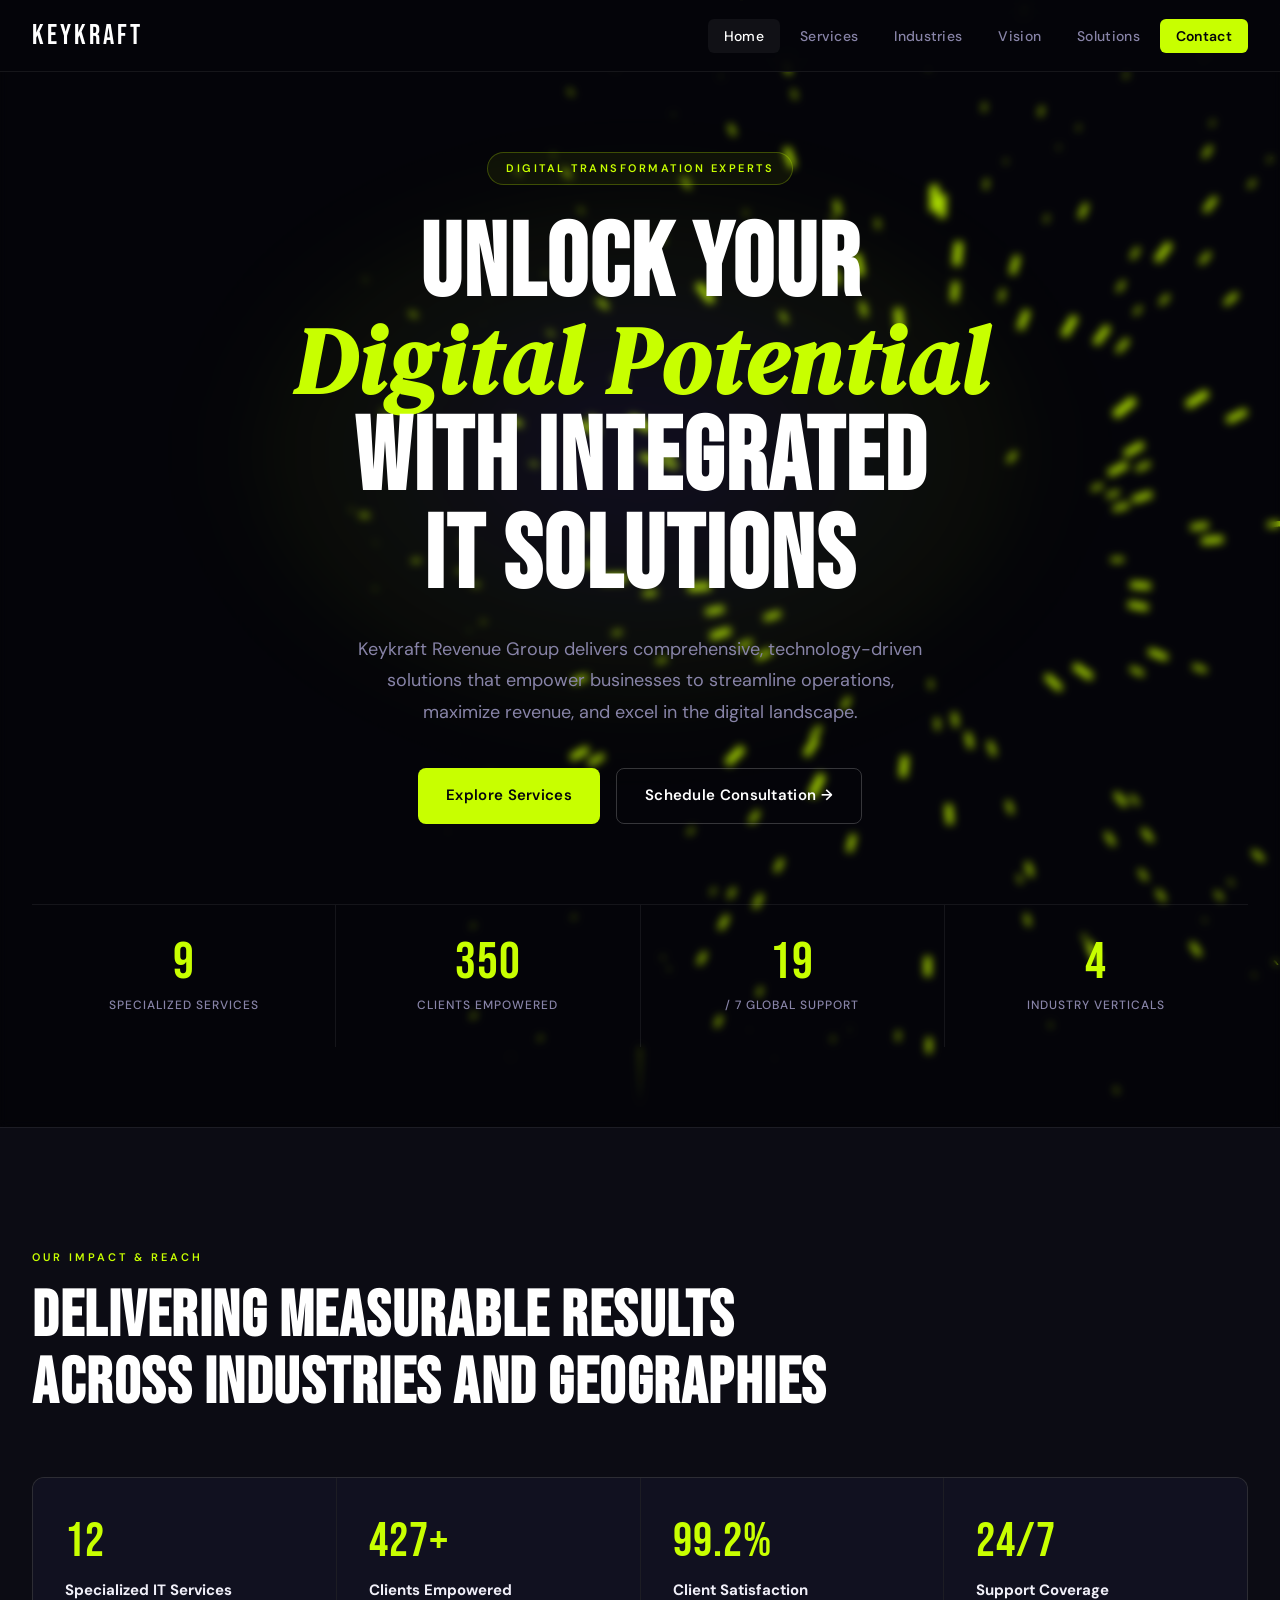
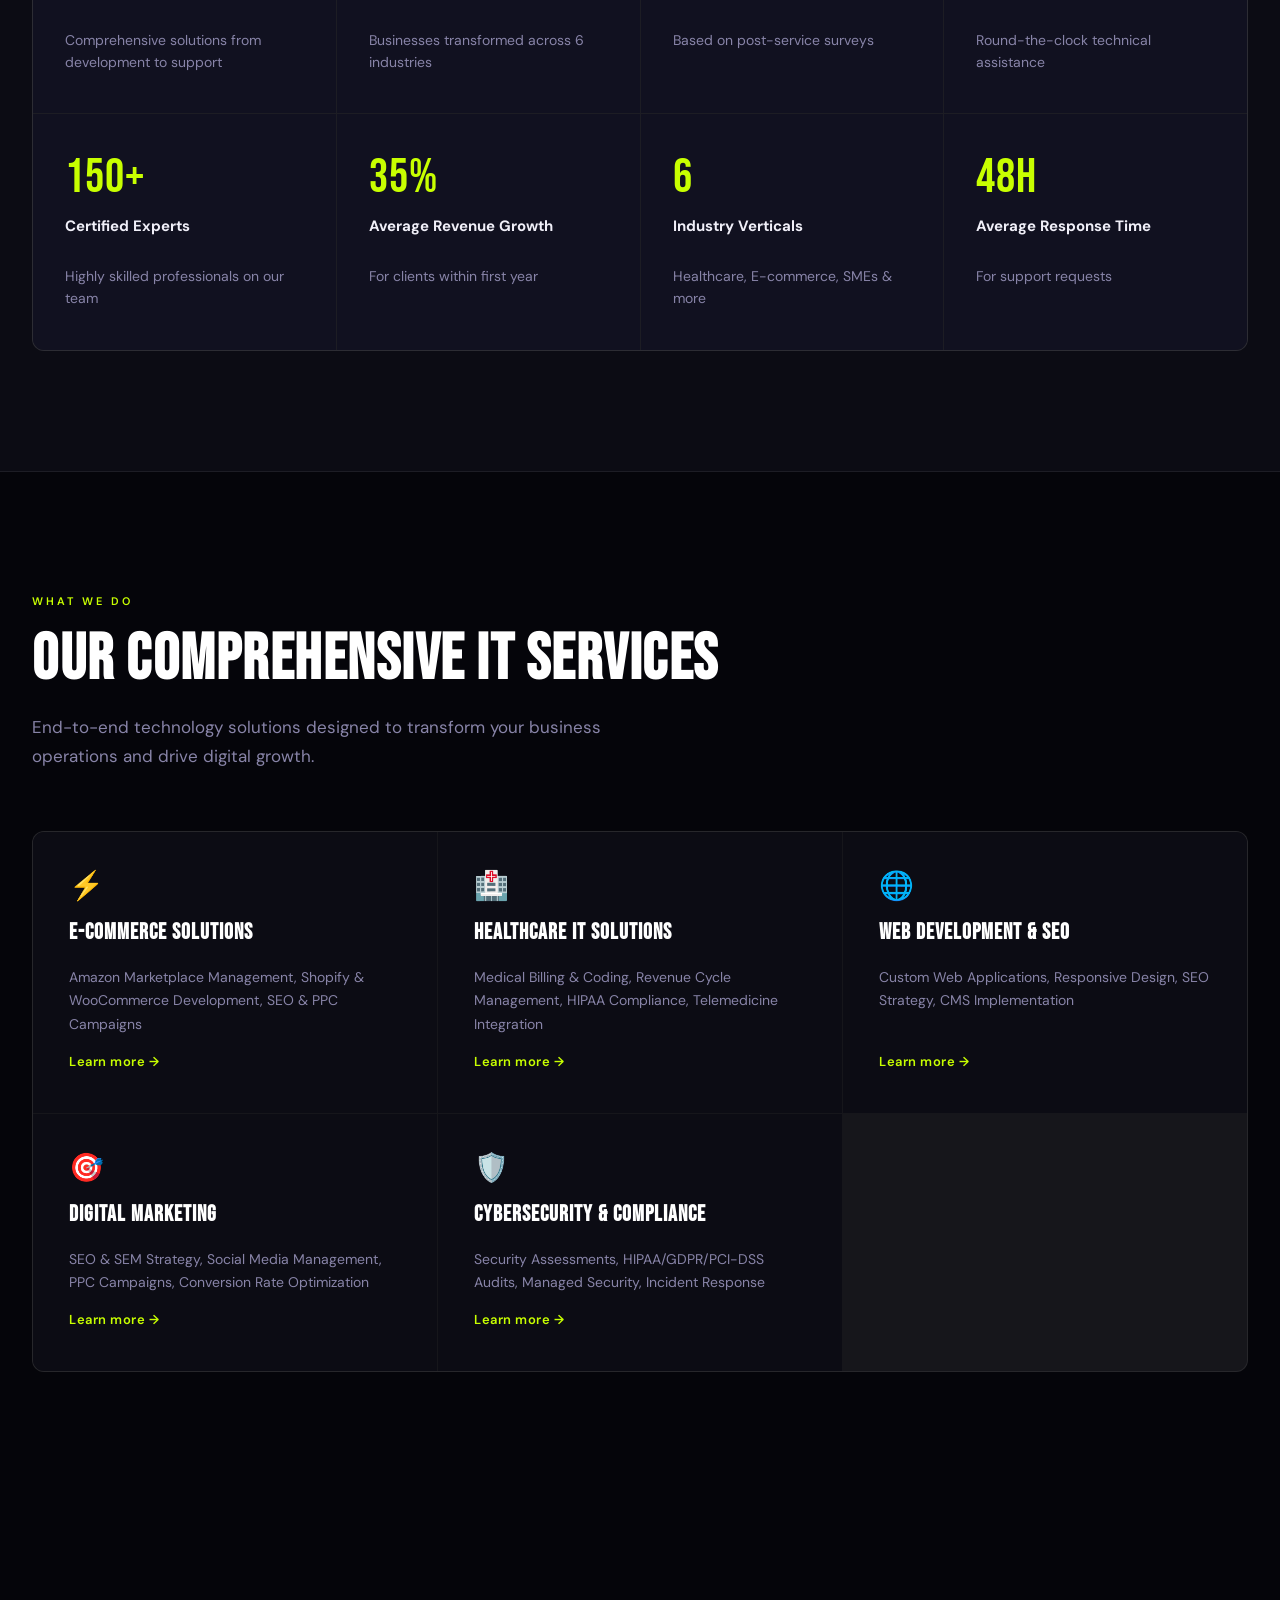
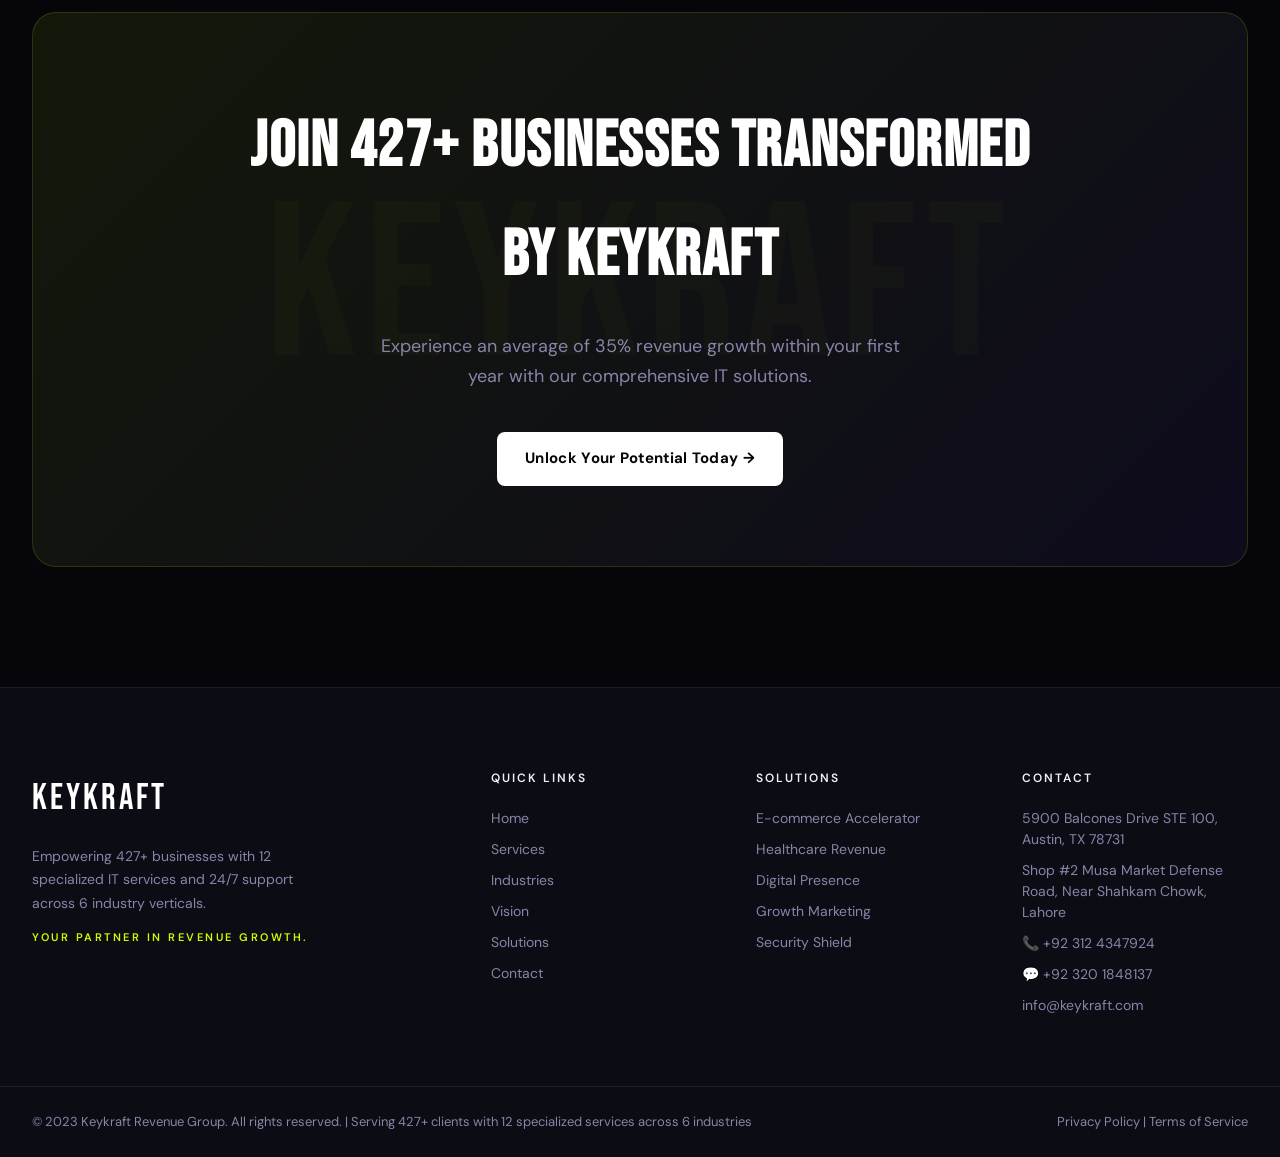
<file: index.html>
<!DOCTYPE html>
<html lang="en">
<head>
<meta charset="UTF-8">
<meta name="viewport" content="width=device-width, initial-scale=1.0">
<title>Keykraft Revenue Group — Unlock Your Digital Potential</title>
<link rel="preconnect" href="https://fonts.googleapis.com">
<link href="https://fonts.googleapis.com/css2?family=Bebas+Neue&family=DM+Sans:wght@300;400;500;600&family=DM+Serif+Display:ital@0;1&display=swap" rel="stylesheet">
<link rel="stylesheet" href="style.css">
</head>
<body>

<!-- NAV -->
<nav id="navbar">
  <div class="nav-inner">
    <a href="index.html" class="logo">KEYKRAFT</a>
    <ul class="nav-links">
      <li><a href="index.html" class="active">Home</a></li>
      <li><a href="services.html">Services</a></li>
      <li><a href="industries.html">Industries</a></li>
      <li><a href="vision.html">Vision</a></li>
      <li><a href="solutions.html">Solutions</a></li>
      <li><a href="contact.html" class="nav-cta">Contact</a></li>
    </ul>
    <button class="burger" id="burger">
      <span></span><span></span><span></span>
    </button>
  </div>
  <div class="mobile-menu" id="mobileMenu">
    <a href="index.html">Home</a>
    <a href="services.html">Services</a>
    <a href="industries.html">Industries</a>
    <a href="vision.html">Vision</a>
    <a href="solutions.html">Solutions</a>
    <a href="contact.html">Contact</a>
  </div>
</nav>

<!-- HERO -->
<section class="hero" style="position:relative;">
<div id="antigravity-canvas" style="position:absolute;inset:0;z-index:0;pointer-events:none;"></div>
<div style="position:absolute;inset:0;z-index:1;pointer-events:none;backdrop-filter:blur(4px);-webkit-backdrop-filter:blur(4px);background:rgba(5,5,10,0.15);"></div>
  <div class="hero-bg" style="z-index:0;position:relative;">
    <div class="hero-grid"></div>
    <div class="hero-glow"></div>
  </div>
  <div class="hero-content" style="position:relative;z-index:3;">
    <div class="hero-badge reveal">Digital Transformation Experts</div>
    <h1 class="hero-title reveal">
      Unlock Your<br><em>Digital Potential</em><br>With Integrated<br>IT Solutions
    </h1>
    <p class="hero-body reveal">
      Keykraft Revenue Group delivers comprehensive, technology-driven solutions that empower businesses to streamline operations, maximize revenue, and excel in the digital landscape.
    </p>
    <div class="hero-actions reveal">
      <a href="services.html" class="btn btn-primary">Explore Services</a>
      <a href="contact.html" class="btn btn-ghost">Schedule Consultation →</a>
    </div>
  </div>
  <div class="hero-stats reveal" style="position:relative;z-index:3;">
    <div class="stat-item"><span class="stat-num" data-target="12">0</span><span class="stat-label">Specialized Services</span></div>
    <div class="stat-item"><span class="stat-num" data-target="427">0</span><span class="stat-label">Clients Empowered</span></div>
    <div class="stat-item"><span class="stat-num" data-target="24">0</span><span class="stat-label">/ 7 Global Support</span></div>
    <div class="stat-item"><span class="stat-num" data-target="6">0</span><span class="stat-label">Industry Verticals</span></div>
  </div>
  <div class="scroll-line"></div>
</section>

<!-- IMPACT SECTION -->
<section class="impact">
  <div class="container">
    <div class="section-label reveal" style="position:relative;z-index:3;">Our Impact & Reach</div>
    <h2 class="section-title reveal">Delivering measurable results<br>across industries and geographies</h2>
    <div class="impact-grid">
      <div class="impact-card reveal">
        <div class="impact-num">12</div>
        <div class="impact-desc"><strong>Specialized IT Services</strong><br>Comprehensive solutions from development to support</div>
      </div>
      <div class="impact-card reveal">
        <div class="impact-num">427+</div>
        <div class="impact-desc"><strong>Clients Empowered</strong><br>Businesses transformed across 6 industries</div>
      </div>
      <div class="impact-card reveal">
        <div class="impact-num">99.2%</div>
        <div class="impact-desc"><strong>Client Satisfaction</strong><br>Based on post-service surveys</div>
      </div>
      <div class="impact-card reveal">
        <div class="impact-num">24/7</div>
        <div class="impact-desc"><strong>Support Coverage</strong><br>Round-the-clock technical assistance</div>
      </div>
      <div class="impact-card reveal">
        <div class="impact-num">150+</div>
        <div class="impact-desc"><strong>Certified Experts</strong><br>Highly skilled professionals on our team</div>
      </div>
      <div class="impact-card reveal">
        <div class="impact-num">35%</div>
        <div class="impact-desc"><strong>Average Revenue Growth</strong><br>For clients within first year</div>
      </div>
      <div class="impact-card reveal">
        <div class="impact-num">6</div>
        <div class="impact-desc"><strong>Industry Verticals</strong><br>Healthcare, E-commerce, SMEs & more</div>
      </div>
      <div class="impact-card reveal">
        <div class="impact-num">48h</div>
        <div class="impact-desc"><strong>Average Response Time</strong><br>For support requests</div>
      </div>
    </div>
  </div>
</section>

<!-- SERVICES SECTION -->
<section class="services-home">
  <div class="container">
    <div class="section-label reveal" style="position:relative;z-index:3;">What We Do</div>
    <h2 class="section-title reveal">Our Comprehensive IT Services</h2>
    <p class="section-sub reveal">End-to-end technology solutions designed to transform your business operations and drive digital growth.</p>
    <div class="services-grid">
      <div class="service-card reveal" style="--i:0">
        <div class="service-icon">⚡</div>
        <h3>E-commerce Solutions</h3>
        <p>Amazon Marketplace Management, Shopify & WooCommerce Development, SEO & PPC Campaigns</p>
        <a href="services.html" class="card-link">Learn more →</a>
      </div>
      <div class="service-card reveal" style="--i:1">
        <div class="service-icon">🏥</div>
        <h3>Healthcare IT Solutions</h3>
        <p>Medical Billing & Coding, Revenue Cycle Management, HIPAA Compliance, Telemedicine Integration</p>
        <a href="services.html" class="card-link">Learn more →</a>
      </div>
      <div class="service-card reveal" style="--i:2">
        <div class="service-icon">🌐</div>
        <h3>Web Development & SEO</h3>
        <p>Custom Web Applications, Responsive Design, SEO Strategy, CMS Implementation</p>
        <a href="services.html" class="card-link">Learn more →</a>
      </div>
      <div class="service-card reveal" style="--i:3">
        <div class="service-icon">🎯</div>
        <h3>Digital Marketing</h3>
        <p>SEO & SEM Strategy, Social Media Management, PPC Campaigns, Conversion Rate Optimization</p>
        <a href="services.html" class="card-link">Learn more →</a>
      </div>
      <div class="service-card reveal" style="--i:4">
        <div class="service-icon">🛡️</div>
        <h3>Cybersecurity & Compliance</h3>
        <p>Security Assessments, HIPAA/GDPR/PCI-DSS Audits, Managed Security, Incident Response</p>
        <a href="services.html" class="card-link">Learn more →</a>
      </div>
      <div class="service-card reveal" style="--i:5">
        <div class="service-icon">☁️</div>
        <h3>Cloud & Data Analytics</h3>
        <p>AWS/Azure/GCP Migration, BI Dashboards, Data Warehousing, Predictive Analytics</p>
        <a href="services.html" class="card-link">Learn more →</a>
      </div>
    </div>
  </div>
</section>

<!-- CTA BANNER -->
<section class="cta-banner">
  <div class="cta-inner">
    <div class="cta-bg-text">KEYKRAFT</div>
    <div class="container">
      <h2 class="reveal">Join 427+ Businesses Transformed<br>by Keykraft</h2>
      <p class="reveal">Experience an average of 35% revenue growth within your first year with our comprehensive IT solutions.</p>
      <a href="contact.html" class="btn btn-white reveal">Unlock Your Potential Today →</a>
    </div>
  </div>
</section>

<!-- FOOTER -->
<footer>
  <div class="footer-inner container">
    <div class="footer-brand">
      <div class="footer-logo">KEYKRAFT</div>
      <p>Empowering 427+ businesses with 12 specialized IT services and 24/7 support across 6 industry verticals.</p>
      <p class="footer-tagline">YOUR PARTNER IN REVENUE GROWTH.</p>
    </div>
    <div class="footer-links">
      <div class="footer-col">
        <h4>Quick Links</h4>
        <a href="index.html">Home</a>
        <a href="services.html">Services</a>
        <a href="industries.html">Industries</a>
        <a href="vision.html">Vision</a>
        <a href="solutions.html">Solutions</a>
        <a href="contact.html">Contact</a>
      </div>
      <div class="footer-col">
        <h4>Solutions</h4>
        <a href="solutions.html">E-commerce Accelerator</a>
        <a href="solutions.html">Healthcare Revenue</a>
        <a href="solutions.html">Digital Presence</a>
        <a href="solutions.html">Growth Marketing</a>
        <a href="solutions.html">Security Shield</a>
      </div>
      <div class="footer-col">
        <h4>Contact</h4>
        <p>5900 Balcones Drive STE 100, Austin, TX 78731</p><p>Shop #2 Musa Market Defense Road, Near Shahkam Chowk, Lahore</p>
        <a href="tel:+923124347924">📞 +92 312 4347924</a><a href="https://wa.me/923201848137" target="_blank">💬 +92 320 1848137</a>
        <a href="https://mail.google.com/mail/u/0/?to=saleemmushtaq147@gmail.com&fs=1&tf=cm">info@keykraft.com</a>
      </div>
    </div>
  </div>
  <div class="footer-bottom container">
    <p>© 2023 Keykraft Revenue Group. All rights reserved. | Serving 427+ clients with 12 specialized services across 6 industries</p>
    <div><a href="#">Privacy Policy</a> | <a href="#">Terms of Service</a></div>
  </div>
</footer>

<script src="three.min.js"></script>
<script src="antigravity.js"></script>
<script src="main.js"></script>
</body>
</html>
</file>
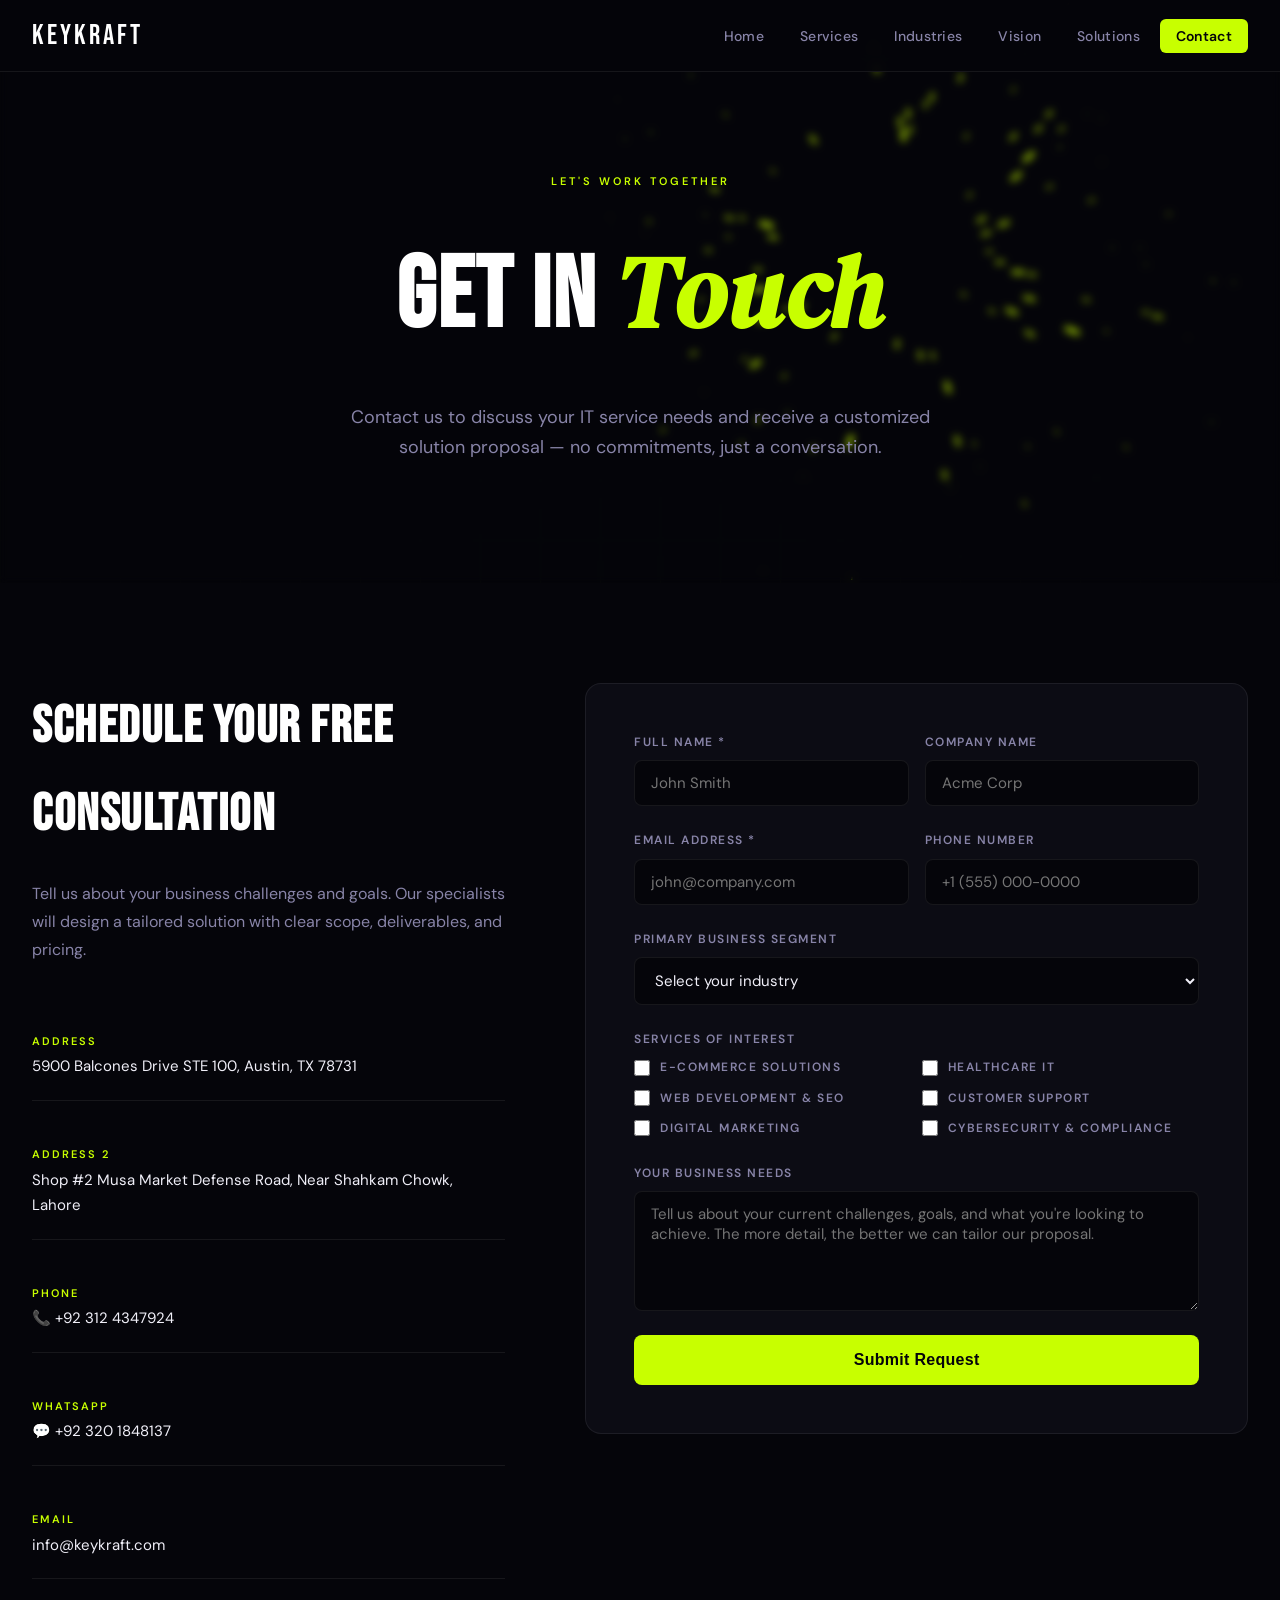
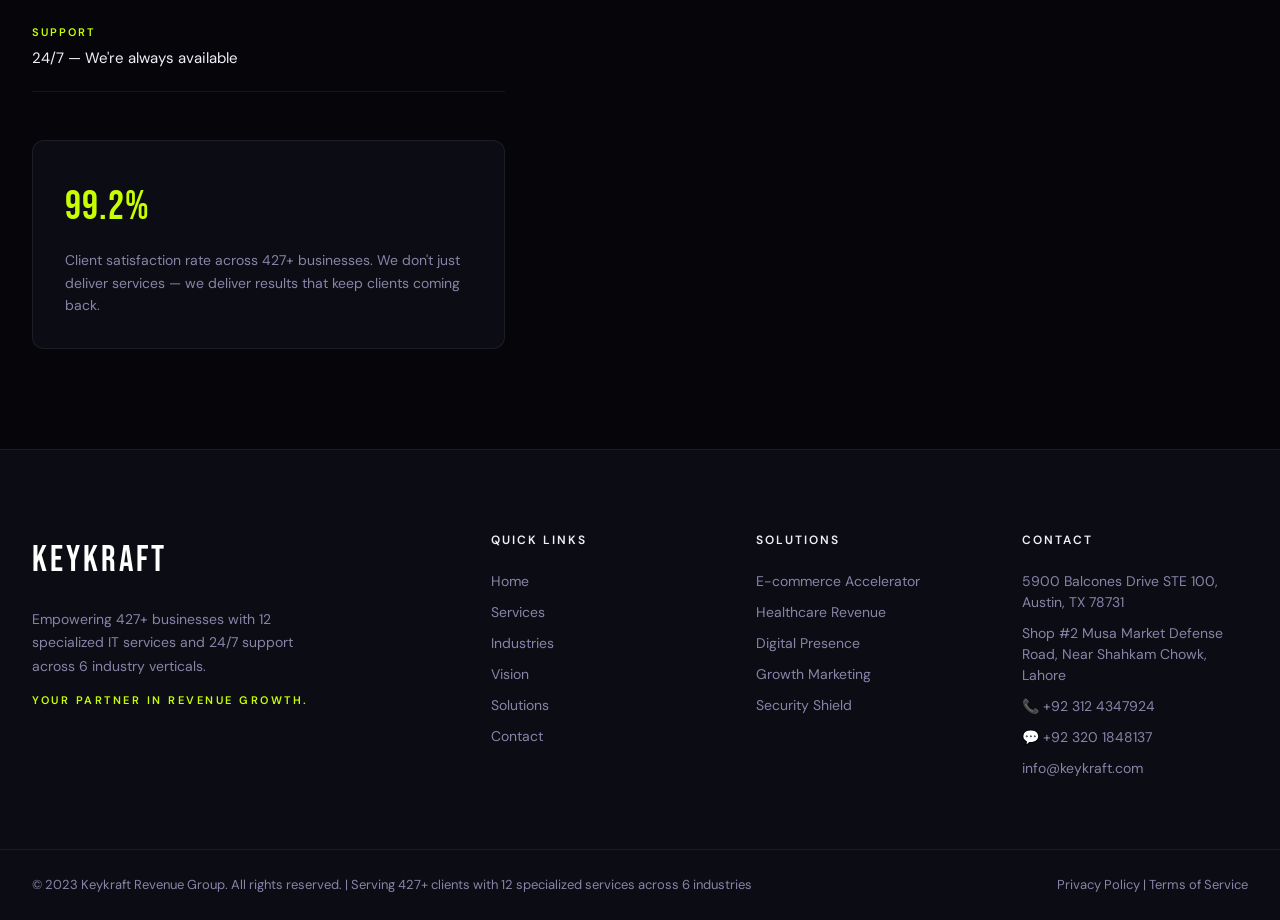
<file: contact.html>
<!DOCTYPE html>
<html lang="en">
<head>
<meta charset="UTF-8">
<meta name="viewport" content="width=device-width, initial-scale=1.0">
<title>Contact — Keykraft Revenue Group</title>
<link rel="preconnect" href="https://fonts.googleapis.com">
<link href="https://fonts.googleapis.com/css2?family=Bebas+Neue&family=DM+Sans:wght@300;400;500;600&family=DM+Serif+Display:ital@0;1&display=swap" rel="stylesheet">
<link rel="stylesheet" href="style.css">
</head>
<body>

<nav id="navbar">
  <div class="nav-inner">
    <a href="index.html" class="logo">KEYKRAFT</a>
    <ul class="nav-links">
      <li><a href="index.html">Home</a></li>
      <li><a href="services.html">Services</a></li>
      <li><a href="industries.html">Industries</a></li>
      <li><a href="vision.html">Vision</a></li>
      <li><a href="solutions.html">Solutions</a></li>
      <li><a href="contact.html" class="nav-cta active">Contact</a></li>
    </ul>
    <button class="burger" id="burger"><span></span><span></span><span></span></button>
  </div>
  <div class="mobile-menu" id="mobileMenu">
    <a href="index.html">Home</a><a href="services.html">Services</a><a href="industries.html">Industries</a>
    <a href="vision.html">Vision</a><a href="solutions.html">Solutions</a><a href="contact.html">Contact</a>
  </div>
</nav>

<section class="page-hero" style="position:relative;">
<div id="antigravity-canvas" style="position:absolute;inset:0;z-index:0;pointer-events:none;"></div>
<div style="position:absolute;inset:0;z-index:1;pointer-events:none;backdrop-filter:blur(4px);-webkit-backdrop-filter:blur(4px);background:rgba(5,5,10,0.15);"></div>
  <div class="page-hero-bg" style="z-index:0;"></div>
  <div class="section-label reveal" style="position:relative;z-index:3;">Let's Work Together</div>
  <h1 class="reveal">Get in <em style="font-family:'DM Serif Display',serif;font-style:italic;color:var(--accent)">Touch</em></h1>
  <p class="reveal">Contact us to discuss your IT service needs and receive a customized solution proposal — no commitments, just a conversation.</p>
</section>

<section class="contact-section" id="contact">
  <div class="container">
    <div class="contact-layout">

      <div class="contact-info reveal">
        <h2>Schedule Your Free Consultation</h2>
        <p>Tell us about your business challenges and goals. Our specialists will design a tailored solution with clear scope, deliverables, and pricing.</p>

        <div class="contact-details">
          <div class="contact-detail-item">
            <label>Address</label>
            <span>5900 Balcones Drive STE 100, Austin, TX 78731</span>
          </div>
          <div class="contact-detail-item">
            <label>Address 2</label>
            <span>Shop #2 Musa Market Defense Road, Near Shahkam Chowk, Lahore</span>
          </div>
          <div class="contact-detail-item">
            <label>Phone</label>
            <a href="tel:+923124347924">📞 +92 312 4347924</a>
          </div>
          <div class="contact-detail-item">
            <label>WhatsApp</label>
            <a href="https://wa.me/923201848137" target="_blank">💬 +92 320 1848137</a>
          </div>
          <div class="contact-detail-item">
            <label>Email</label>
            <a href="https://mail.google.com/mail/u/0/?to=saleemmushtaq147@gmail.com&fs=1&tf=cm">info@keykraft.com</a>
          </div>
          <div class="contact-detail-item">
            <label>Support</label>
            <span>24/7 — We're always available</span>
          </div>
        </div>

        <div style="margin-top:48px;padding:32px;background:var(--surface);border:1px solid var(--border);border-radius:var(--radius)">
          <div style="font-family:var(--font-display);font-size:40px;color:var(--accent);letter-spacing:1px">99.2%</div>
          <div style="font-size:14px;color:var(--muted);margin-top:8px;line-height:1.6">Client satisfaction rate across 427+ businesses. We don't just deliver services — we deliver results that keep clients coming back.</div>
        </div>
      </div>

      <div class="reveal">
        <form class="contact-form" onsubmit="return false">

          <div class="form-row">
            <div class="form-group">
              <label>Full Name *</label>
              <input type="text" placeholder="John Smith" required>
            </div>
            <div class="form-group">
              <label>Company Name</label>
              <input type="text" placeholder="Acme Corp">
            </div>
          </div>

          <div class="form-row">
            <div class="form-group">
              <label>Email Address *</label>
              <input type="email" placeholder="john@company.com" required>
            </div>
            <div class="form-group">
              <label>Phone Number</label>
              <input type="tel" placeholder="+1 (555) 000-0000">
            </div>
          </div>

          <div class="form-group">
            <label>Primary Business Segment</label>
            <select>
              <option value="" disabled selected>Select your industry</option>
              <option>E-commerce Business</option>
              <option>Healthcare Provider</option>
              <option>Small/Medium Enterprise</option>
              <option>Startup/Entrepreneur</option>
              <option>Service-Based Business</option>
              <option>Enterprise Client</option>
              <option>Other</option>
            </select>
          </div>

          <div class="form-group">
            <label>Services of Interest</label>
            <div class="checkbox-group">
              <label class="checkbox-item"><input type="checkbox"> E-commerce Solutions</label>
              <label class="checkbox-item"><input type="checkbox"> Healthcare IT</label>
              <label class="checkbox-item"><input type="checkbox"> Web Development & SEO</label>
              <label class="checkbox-item"><input type="checkbox"> Customer Support</label>
              <label class="checkbox-item"><input type="checkbox"> Digital Marketing</label>
              <label class="checkbox-item"><input type="checkbox"> Cybersecurity & Compliance</label>
            </div>
          </div>

          <div class="form-group">
            <label>Your Business Needs</label>
            <textarea placeholder="Tell us about your current challenges, goals, and what you're looking to achieve. The more detail, the better we can tailor our proposal."></textarea>
          </div>

          <div class="form-submit">
            <button type="submit" class="btn btn-primary" style="width:100%;justify-content:center;padding:16px 28px;font-size:16px">
              Submit Request
            </button>
          </div>

        </form>
      </div>
    </div>
  </div>
</section>

<footer>
  <div class="footer-inner container">
    <div class="footer-brand">
      <div class="footer-logo">KEYKRAFT</div>
      <p>Empowering 427+ businesses with 12 specialized IT services and 24/7 support across 6 industry verticals.</p>
      <p class="footer-tagline">YOUR PARTNER IN REVENUE GROWTH.</p>
    </div>
    <div class="footer-links">
      <div class="footer-col"><h4>Quick Links</h4><a href="index.html">Home</a><a href="services.html">Services</a><a href="industries.html">Industries</a><a href="vision.html">Vision</a><a href="solutions.html">Solutions</a><a href="contact.html">Contact</a></div>
      <div class="footer-col"><h4>Solutions</h4><a href="solutions.html">E-commerce Accelerator</a><a href="solutions.html">Healthcare Revenue</a><a href="solutions.html">Digital Presence</a><a href="solutions.html">Growth Marketing</a><a href="solutions.html">Security Shield</a></div>
      <div class="footer-col"><h4>Contact</h4><p>5900 Balcones Drive STE 100, Austin, TX 78731</p><p>Shop #2 Musa Market Defense Road, Near Shahkam Chowk, Lahore</p><a href="tel:+923124347924">📞 +92 312 4347924</a><a href="https://wa.me/923201848137" target="_blank">💬 +92 320 1848137</a><a href="https://mail.google.com/mail/u/0/?to=saleemmushtaq147@gmail.com&fs=1&tf=cm">info@keykraft.com</a></div>
    </div>
  </div>
  <div class="footer-bottom container"><p>© 2023 Keykraft Revenue Group. All rights reserved. | Serving 427+ clients with 12 specialized services across 6 industries</p><div><a href="#">Privacy Policy</a> | <a href="#">Terms of Service</a></div></div>
</footer>
<script src="three.min.js"></script>
<script src="antigravity.js"></script>
<script src="main.js"></script>
</body>
</html>
</file>
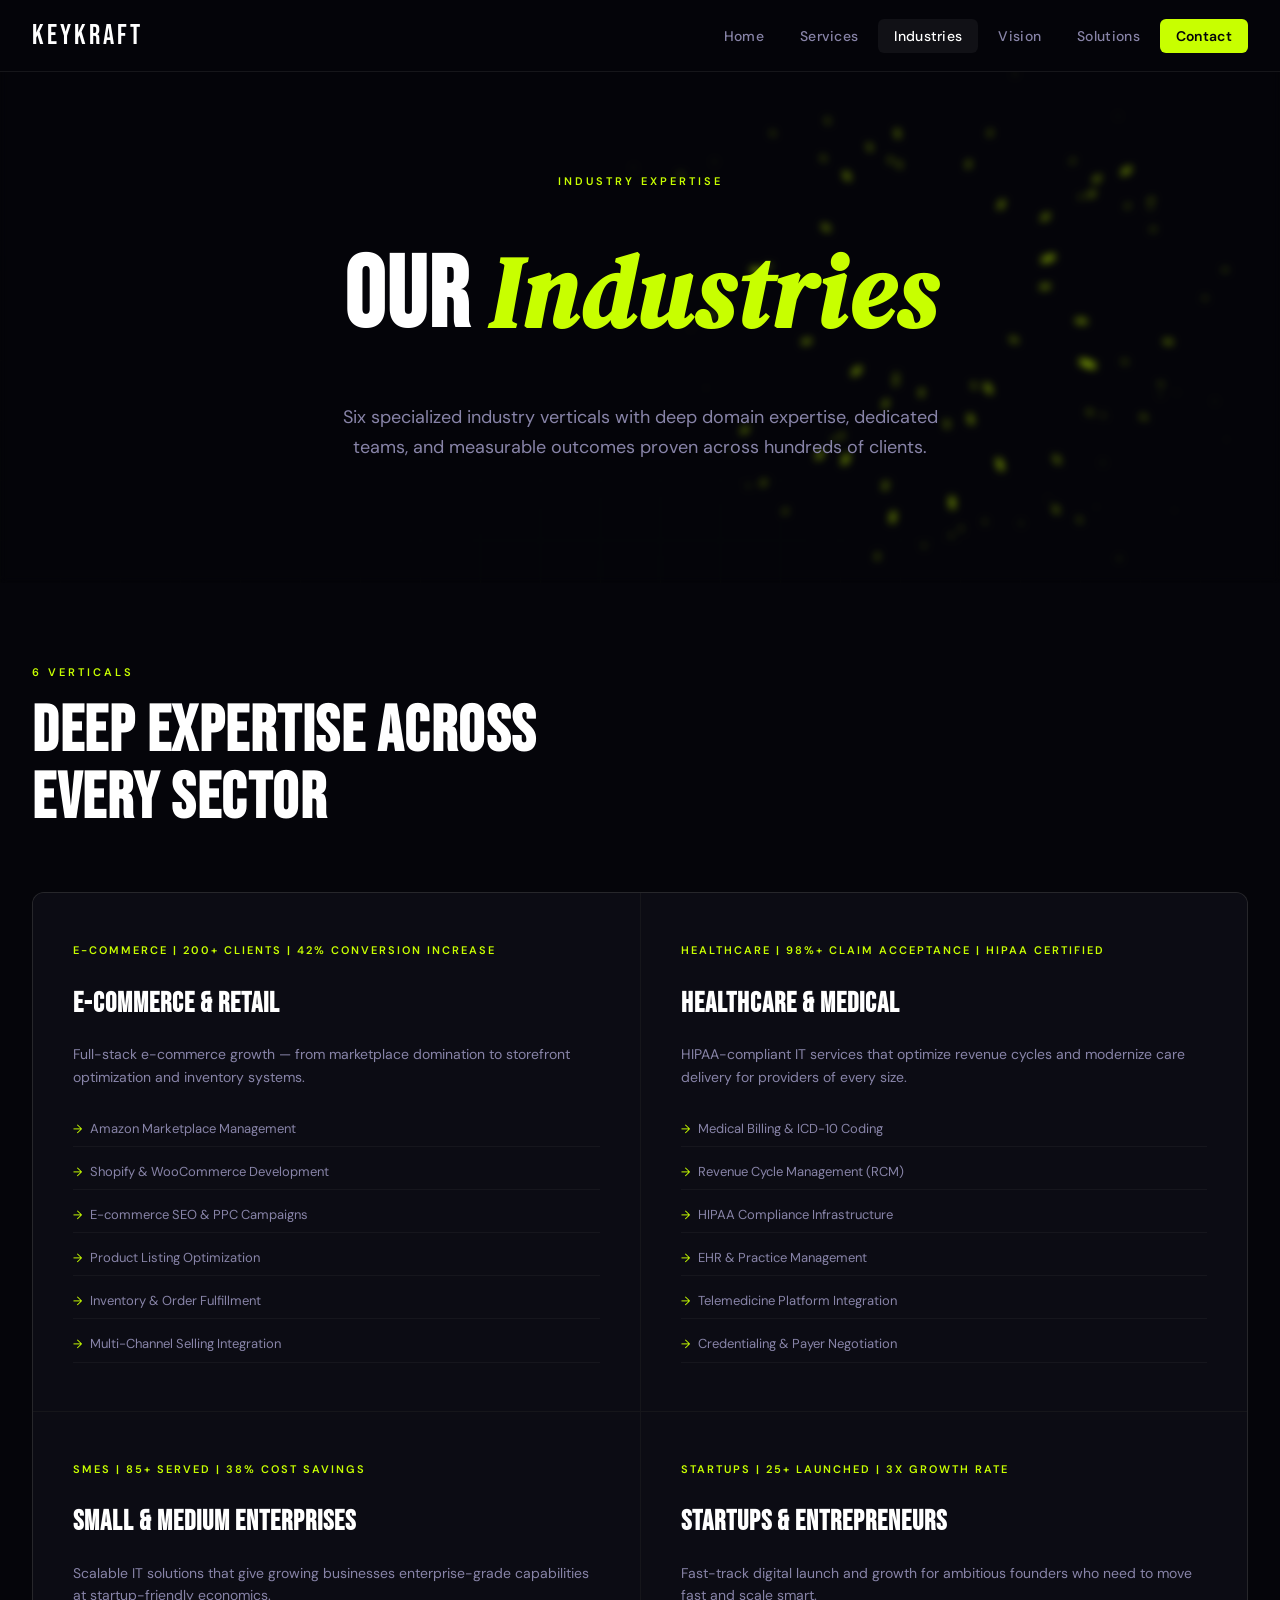
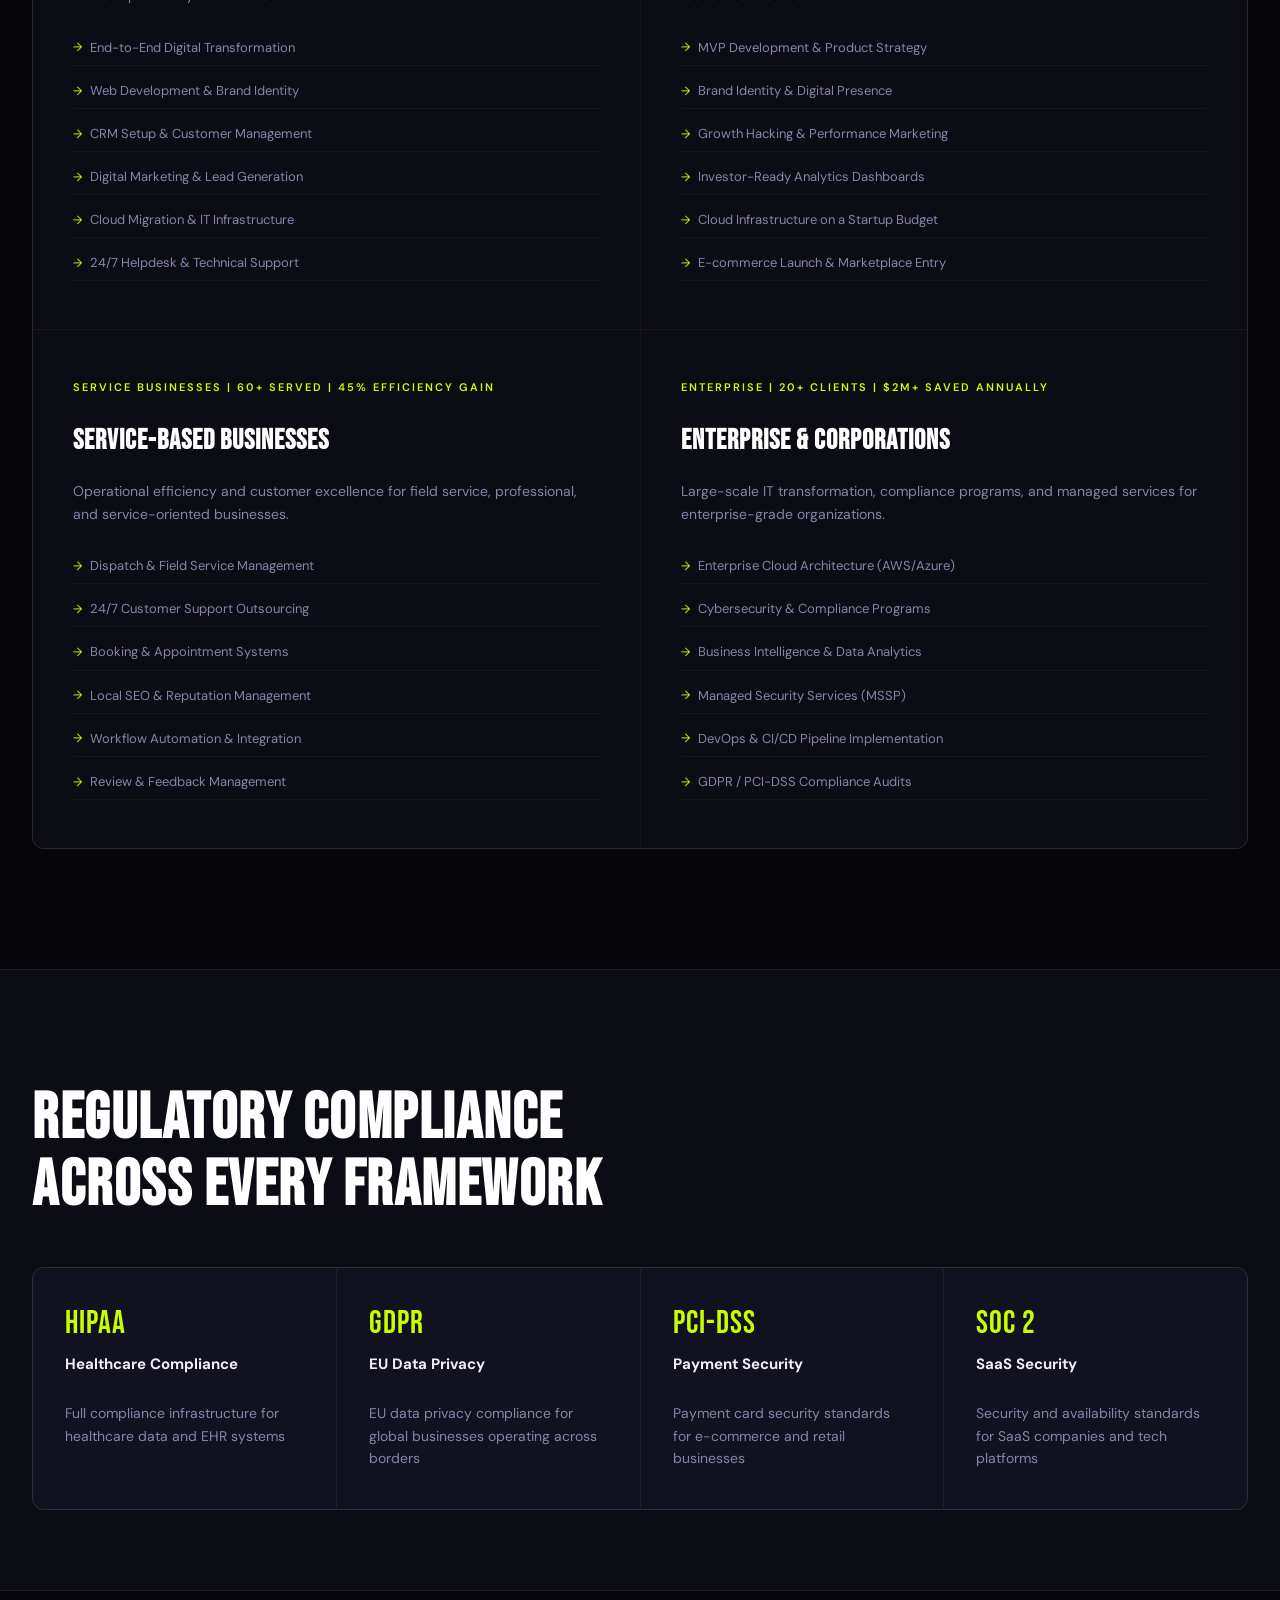
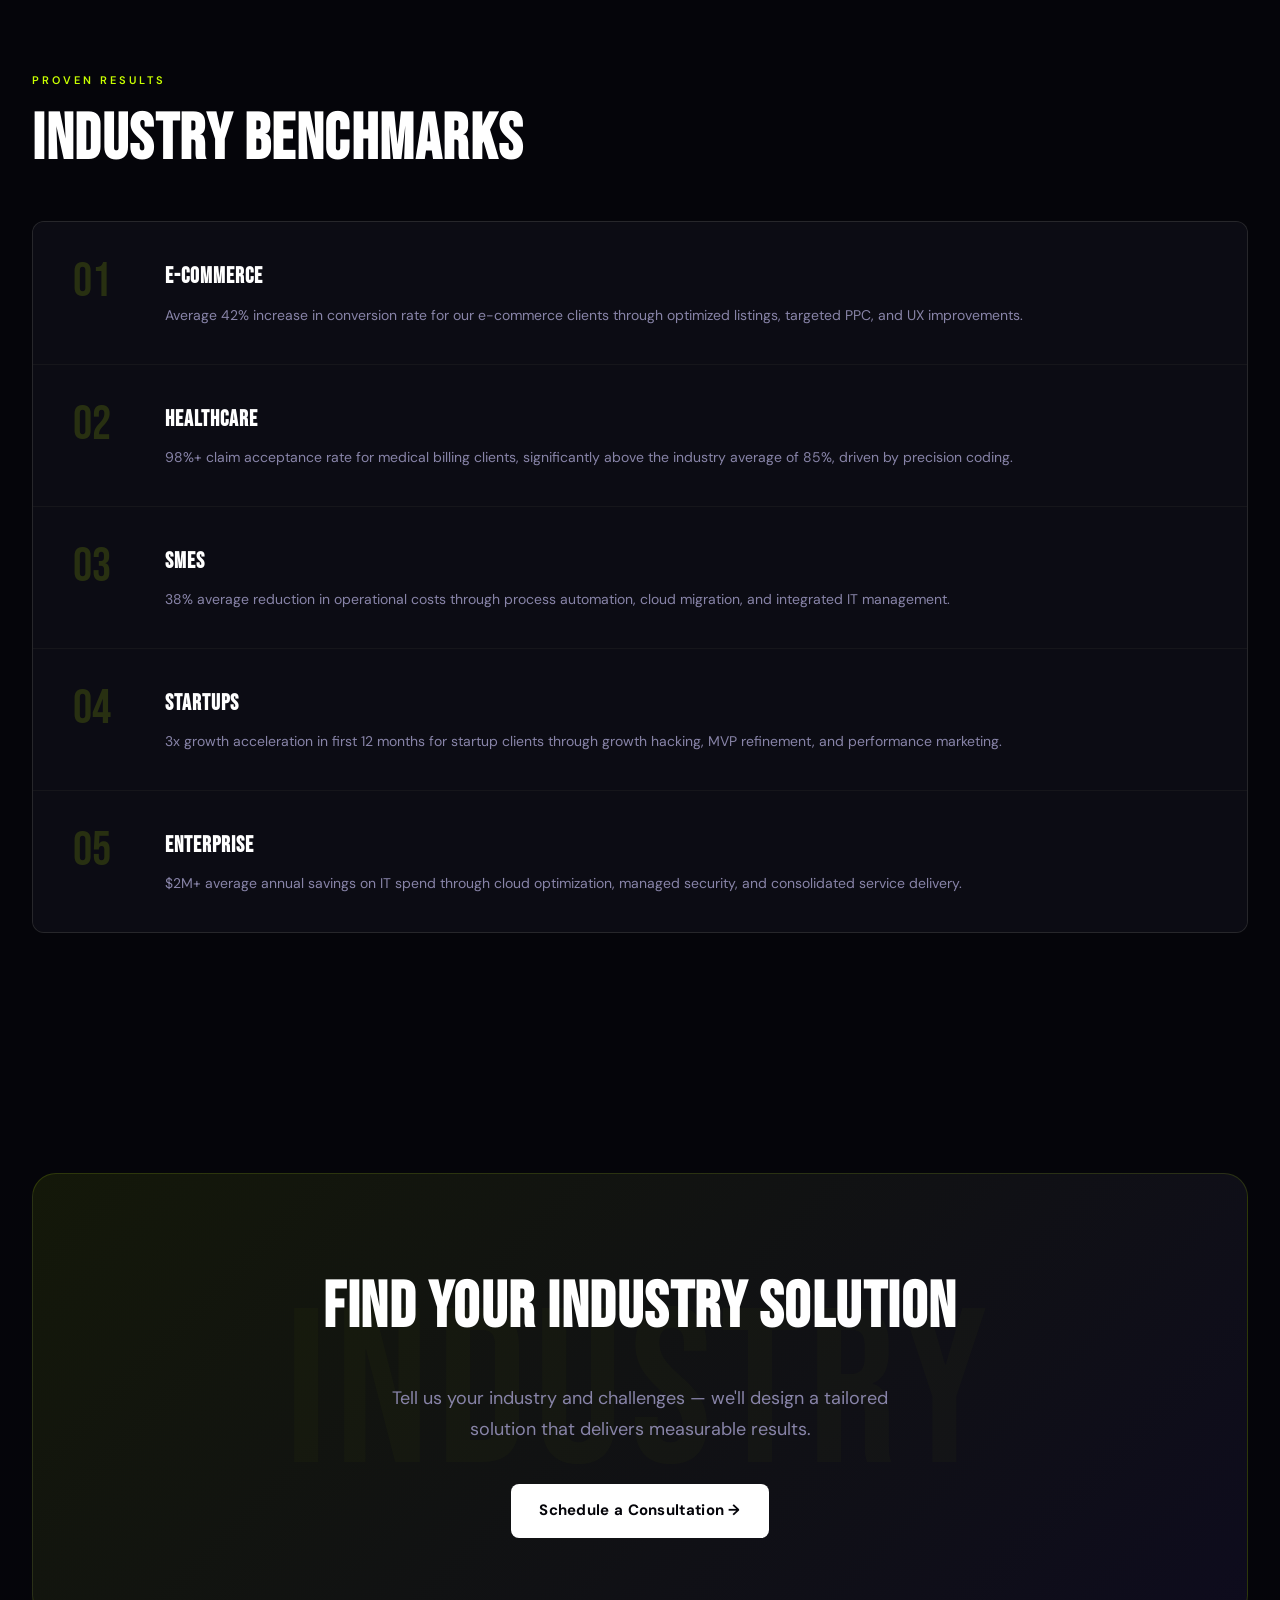
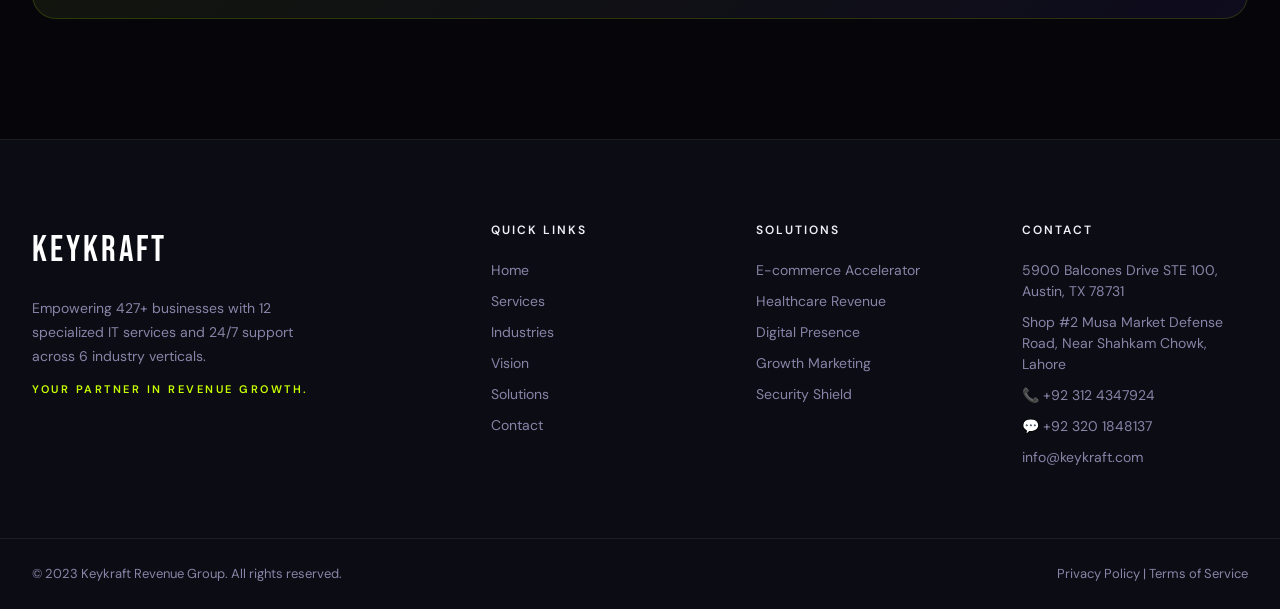
<file: industries.html>
<!DOCTYPE html>
<html lang="en">
<head>
<meta charset="UTF-8">
<meta name="viewport" content="width=device-width, initial-scale=1.0">
<title>Industries — Keykraft Revenue Group</title>
<link rel="preconnect" href="https://fonts.googleapis.com">
<link href="https://fonts.googleapis.com/css2?family=Bebas+Neue&family=DM+Sans:wght@300;400;500;600&family=DM+Serif+Display:ital@0;1&display=swap" rel="stylesheet">
<link rel="stylesheet" href="style.css">
</head>
<body>

<nav id="navbar">
  <div class="nav-inner">
    <a href="index.html" class="logo">KEYKRAFT</a>
    <ul class="nav-links">
      <li><a href="index.html">Home</a></li>
      <li><a href="services.html">Services</a></li>
      <li><a href="industries.html" class="active">Industries</a></li>
      <li><a href="vision.html">Vision</a></li>
      <li><a href="solutions.html">Solutions</a></li>
      <li><a href="contact.html" class="nav-cta">Contact</a></li>
    </ul>
    <button class="burger" id="burger"><span></span><span></span><span></span></button>
  </div>
  <div class="mobile-menu" id="mobileMenu">
    <a href="index.html">Home</a><a href="services.html">Services</a><a href="industries.html">Industries</a>
    <a href="vision.html">Vision</a><a href="solutions.html">Solutions</a><a href="contact.html">Contact</a>
  </div>
</nav>

<section class="page-hero" style="position:relative;">
<div id="antigravity-canvas" style="position:absolute;inset:0;z-index:0;pointer-events:none;"></div>
<div style="position:absolute;inset:0;z-index:1;pointer-events:none;backdrop-filter:blur(4px);-webkit-backdrop-filter:blur(4px);background:rgba(5,5,10,0.15);"></div>
  <div class="page-hero-bg" style="z-index:0;"></div>
  <div class="section-label reveal" style="position:relative;z-index:3;">Industry Expertise</div>
  <h1 class="reveal">Our <em style="font-family:'DM Serif Display',serif;font-style:italic;color:var(--accent)">Industries</em></h1>
  <p class="reveal">Six specialized industry verticals with deep domain expertise, dedicated teams, and measurable outcomes proven across hundreds of clients.</p>
</section>

<section style="padding:80px 0 120px">
  <div class="container">

    <div class="section-label reveal" style="position:relative;z-index:3;">6 Verticals</div>
    <h2 class="section-title reveal">Deep Expertise Across<br>Every Sector</h2>

    <div class="industry-grid">

      <div class="industry-card reveal">
        <div class="industry-stat">E-commerce  |  200+ Clients  |  42% Conversion Increase</div>
        <h3>E-commerce & Retail</h3>
        <p>Full-stack e-commerce growth — from marketplace domination to storefront optimization and inventory systems.</p>
        <div class="industry-features">
          <div class="industry-feature">Amazon Marketplace Management</div>
          <div class="industry-feature">Shopify & WooCommerce Development</div>
          <div class="industry-feature">E-commerce SEO & PPC Campaigns</div>
          <div class="industry-feature">Product Listing Optimization</div>
          <div class="industry-feature">Inventory & Order Fulfillment</div>
          <div class="industry-feature">Multi-Channel Selling Integration</div>
        </div>
      </div>

      <div class="industry-card reveal">
        <div class="industry-stat">Healthcare  |  98%+ Claim Acceptance  |  HIPAA Certified</div>
        <h3>Healthcare & Medical</h3>
        <p>HIPAA-compliant IT services that optimize revenue cycles and modernize care delivery for providers of every size.</p>
        <div class="industry-features">
          <div class="industry-feature">Medical Billing & ICD-10 Coding</div>
          <div class="industry-feature">Revenue Cycle Management (RCM)</div>
          <div class="industry-feature">HIPAA Compliance Infrastructure</div>
          <div class="industry-feature">EHR & Practice Management</div>
          <div class="industry-feature">Telemedicine Platform Integration</div>
          <div class="industry-feature">Credentialing & Payer Negotiation</div>
        </div>
      </div>

      <div class="industry-card reveal">
        <div class="industry-stat">SMEs  |  85+ Served  |  38% Cost Savings</div>
        <h3>Small & Medium Enterprises</h3>
        <p>Scalable IT solutions that give growing businesses enterprise-grade capabilities at startup-friendly economics.</p>
        <div class="industry-features">
          <div class="industry-feature">End-to-End Digital Transformation</div>
          <div class="industry-feature">Web Development & Brand Identity</div>
          <div class="industry-feature">CRM Setup & Customer Management</div>
          <div class="industry-feature">Digital Marketing & Lead Generation</div>
          <div class="industry-feature">Cloud Migration & IT Infrastructure</div>
          <div class="industry-feature">24/7 Helpdesk & Technical Support</div>
        </div>
      </div>

      <div class="industry-card reveal">
        <div class="industry-stat">Startups  |  25+ Launched  |  3x Growth Rate</div>
        <h3>Startups & Entrepreneurs</h3>
        <p>Fast-track digital launch and growth for ambitious founders who need to move fast and scale smart.</p>
        <div class="industry-features">
          <div class="industry-feature">MVP Development & Product Strategy</div>
          <div class="industry-feature">Brand Identity & Digital Presence</div>
          <div class="industry-feature">Growth Hacking & Performance Marketing</div>
          <div class="industry-feature">Investor-Ready Analytics Dashboards</div>
          <div class="industry-feature">Cloud Infrastructure on a Startup Budget</div>
          <div class="industry-feature">E-commerce Launch & Marketplace Entry</div>
        </div>
      </div>

      <div class="industry-card reveal">
        <div class="industry-stat">Service Businesses  |  60+ Served  |  45% Efficiency Gain</div>
        <h3>Service-Based Businesses</h3>
        <p>Operational efficiency and customer excellence for field service, professional, and service-oriented businesses.</p>
        <div class="industry-features">
          <div class="industry-feature">Dispatch & Field Service Management</div>
          <div class="industry-feature">24/7 Customer Support Outsourcing</div>
          <div class="industry-feature">Booking & Appointment Systems</div>
          <div class="industry-feature">Local SEO & Reputation Management</div>
          <div class="industry-feature">Workflow Automation & Integration</div>
          <div class="industry-feature">Review & Feedback Management</div>
        </div>
      </div>

      <div class="industry-card reveal">
        <div class="industry-stat">Enterprise  |  20+ Clients  |  $2M+ Saved Annually</div>
        <h3>Enterprise & Corporations</h3>
        <p>Large-scale IT transformation, compliance programs, and managed services for enterprise-grade organizations.</p>
        <div class="industry-features">
          <div class="industry-feature">Enterprise Cloud Architecture (AWS/Azure)</div>
          <div class="industry-feature">Cybersecurity & Compliance Programs</div>
          <div class="industry-feature">Business Intelligence & Data Analytics</div>
          <div class="industry-feature">Managed Security Services (MSSP)</div>
          <div class="industry-feature">DevOps & CI/CD Pipeline Implementation</div>
          <div class="industry-feature">GDPR / PCI-DSS Compliance Audits</div>
        </div>
      </div>

    </div>
  </div>
</section>

<!-- COMPLIANCE & BENCHMARKS -->
<section style="padding:80px 0;background:var(--surface);border-top:1px solid var(--border);border-bottom:1px solid var(--border)">
  <div class="container">
    <div class="section-label reveal" style="position:relative;z-index:3;">Standards We Meet</div>
    <h2 class="section-title reveal">Regulatory Compliance<br>Across Every Framework</h2>
    <div class="impact-grid" style="margin-top:48px">
      <div class="impact-card reveal"><div class="impact-num" style="font-size:32px">HIPAA</div><div class="impact-desc"><strong>Healthcare Compliance</strong><br>Full compliance infrastructure for healthcare data and EHR systems</div></div>
      <div class="impact-card reveal"><div class="impact-num" style="font-size:32px">GDPR</div><div class="impact-desc"><strong>EU Data Privacy</strong><br>EU data privacy compliance for global businesses operating across borders</div></div>
      <div class="impact-card reveal"><div class="impact-num" style="font-size:32px">PCI-DSS</div><div class="impact-desc"><strong>Payment Security</strong><br>Payment card security standards for e-commerce and retail businesses</div></div>
      <div class="impact-card reveal"><div class="impact-num" style="font-size:32px">SOC 2</div><div class="impact-desc"><strong>SaaS Security</strong><br>Security and availability standards for SaaS companies and tech platforms</div></div>
    </div>
  </div>
</section>

<!-- INDUSTRY BENCHMARKS -->
<section style="padding:80px 0 120px">
  <div class="container">
    <div class="section-label reveal" style="position:relative;z-index:3;">Proven Results</div>
    <h2 class="section-title reveal">Industry Benchmarks</h2>
    <div style="display:flex;flex-direction:column;gap:1px;background:var(--border);border:1px solid var(--border);border-radius:var(--radius);overflow:hidden;margin-top:48px">
      <div class="process-step reveal"><div class="step-num">01</div><div class="step-content"><h4>E-commerce</h4><p>Average 42% increase in conversion rate for our e-commerce clients through optimized listings, targeted PPC, and UX improvements.</p></div></div>
      <div class="process-step reveal"><div class="step-num">02</div><div class="step-content"><h4>Healthcare</h4><p>98%+ claim acceptance rate for medical billing clients, significantly above the industry average of 85%, driven by precision coding.</p></div></div>
      <div class="process-step reveal"><div class="step-num">03</div><div class="step-content"><h4>SMEs</h4><p>38% average reduction in operational costs through process automation, cloud migration, and integrated IT management.</p></div></div>
      <div class="process-step reveal"><div class="step-num">04</div><div class="step-content"><h4>Startups</h4><p>3x growth acceleration in first 12 months for startup clients through growth hacking, MVP refinement, and performance marketing.</p></div></div>
      <div class="process-step reveal"><div class="step-num">05</div><div class="step-content"><h4>Enterprise</h4><p>$2M+ average annual savings on IT spend through cloud optimization, managed security, and consolidated service delivery.</p></div></div>
    </div>
  </div>
</section>

<section class="cta-banner">
  <div class="cta-inner">
    <div class="cta-bg-text">INDUSTRY</div>
    <div class="container">
      <h2 class="reveal">Find Your Industry Solution</h2>
      <p class="reveal">Tell us your industry and challenges — we'll design a tailored solution that delivers measurable results.</p>
      <a href="contact.html" class="btn btn-white reveal">Schedule a Consultation →</a>
    </div>
  </div>
</section>

<footer>
  <div class="footer-inner container">
    <div class="footer-brand">
      <div class="footer-logo">KEYKRAFT</div>
      <p>Empowering 427+ businesses with 12 specialized IT services and 24/7 support across 6 industry verticals.</p>
      <p class="footer-tagline">YOUR PARTNER IN REVENUE GROWTH.</p>
    </div>
    <div class="footer-links">
      <div class="footer-col"><h4>Quick Links</h4><a href="index.html">Home</a><a href="services.html">Services</a><a href="industries.html">Industries</a><a href="vision.html">Vision</a><a href="solutions.html">Solutions</a><a href="contact.html">Contact</a></div>
      <div class="footer-col"><h4>Solutions</h4><a href="solutions.html">E-commerce Accelerator</a><a href="solutions.html">Healthcare Revenue</a><a href="solutions.html">Digital Presence</a><a href="solutions.html">Growth Marketing</a><a href="solutions.html">Security Shield</a></div>
      <div class="footer-col"><h4>Contact</h4><p>5900 Balcones Drive STE 100, Austin, TX 78731</p><p>Shop #2 Musa Market Defense Road, Near Shahkam Chowk, Lahore</p><a href="tel:+923124347924">📞 +92 312 4347924</a><a href="https://wa.me/923201848137" target="_blank">💬 +92 320 1848137</a><a href="https://mail.google.com/mail/u/0/?to=saleemmushtaq147@gmail.com&fs=1&tf=cm">info@keykraft.com</a></div>
    </div>
  </div>
  <div class="footer-bottom container"><p>© 2023 Keykraft Revenue Group. All rights reserved.</p><div><a href="#">Privacy Policy</a> | <a href="#">Terms of Service</a></div></div>
</footer>
<script src="three.min.js"></script>
<script src="antigravity.js"></script>
<script src="main.js"></script>
</body>
</html>
</file>
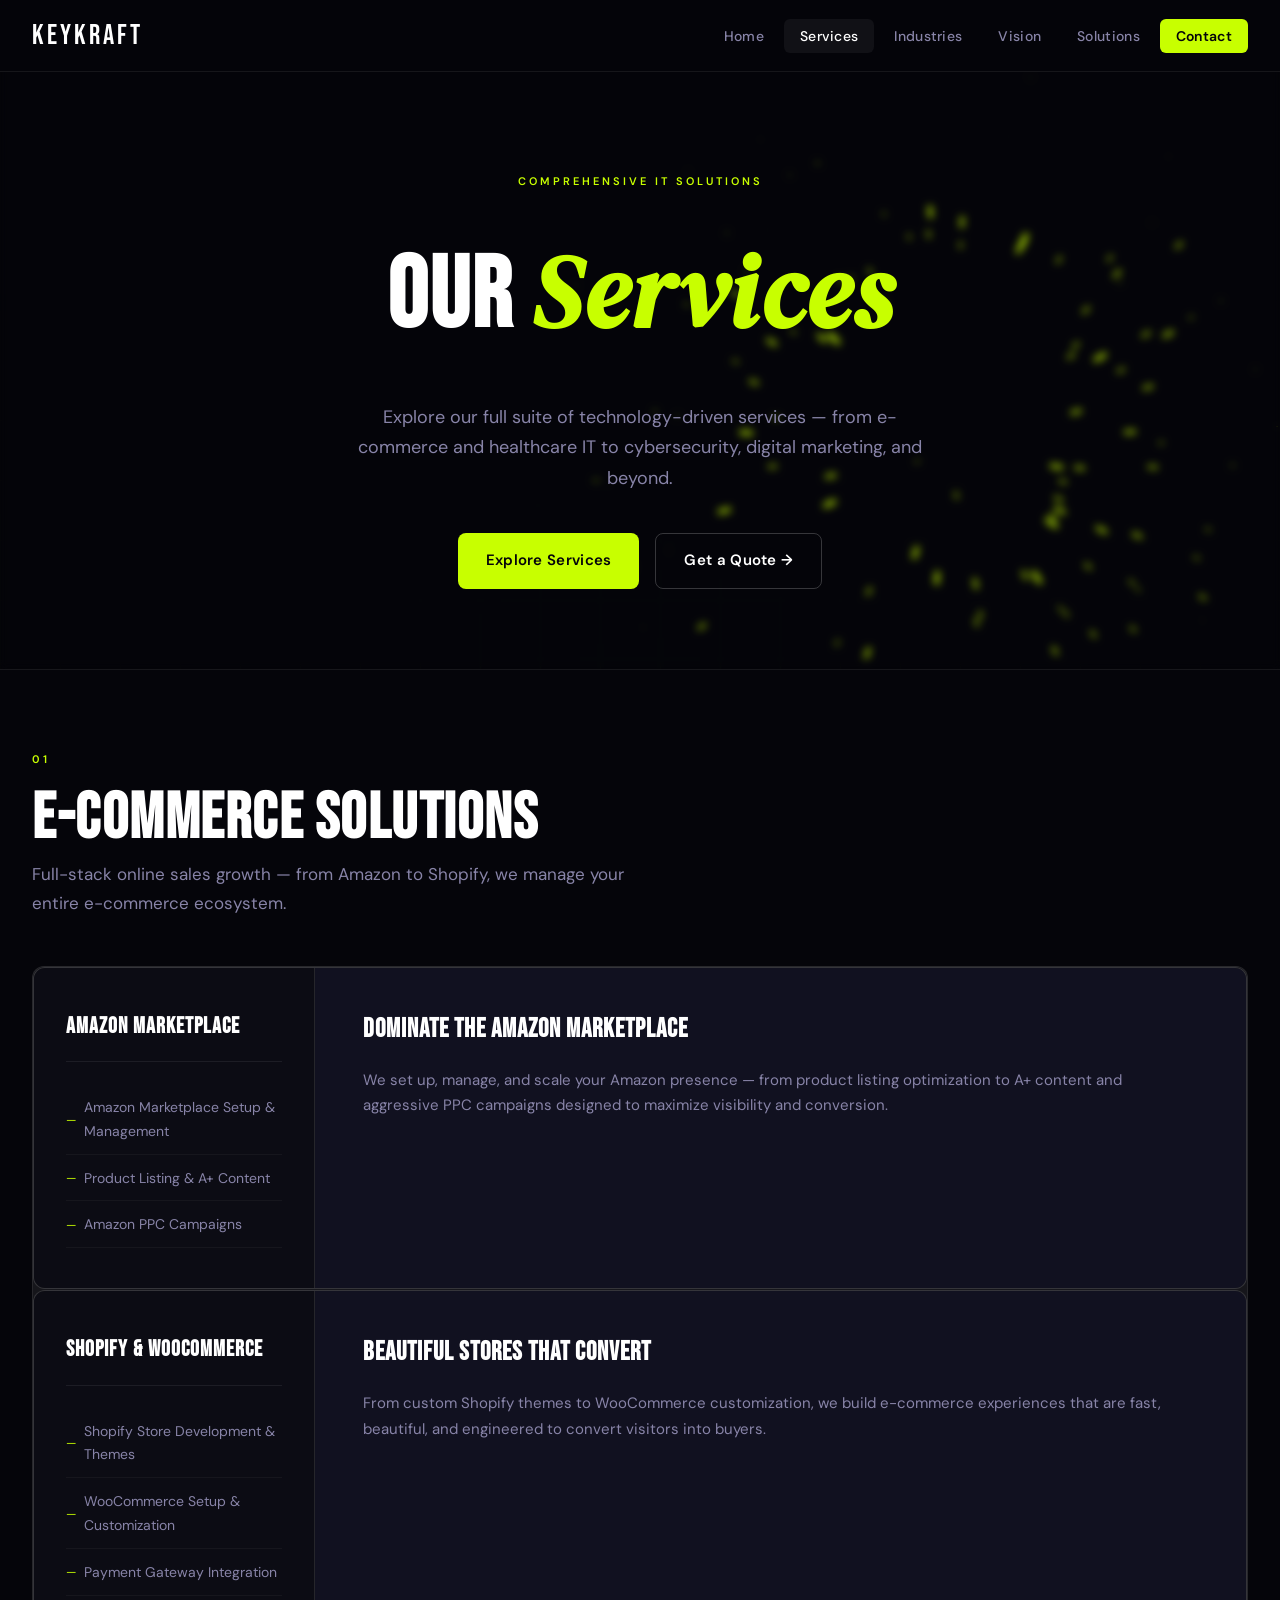
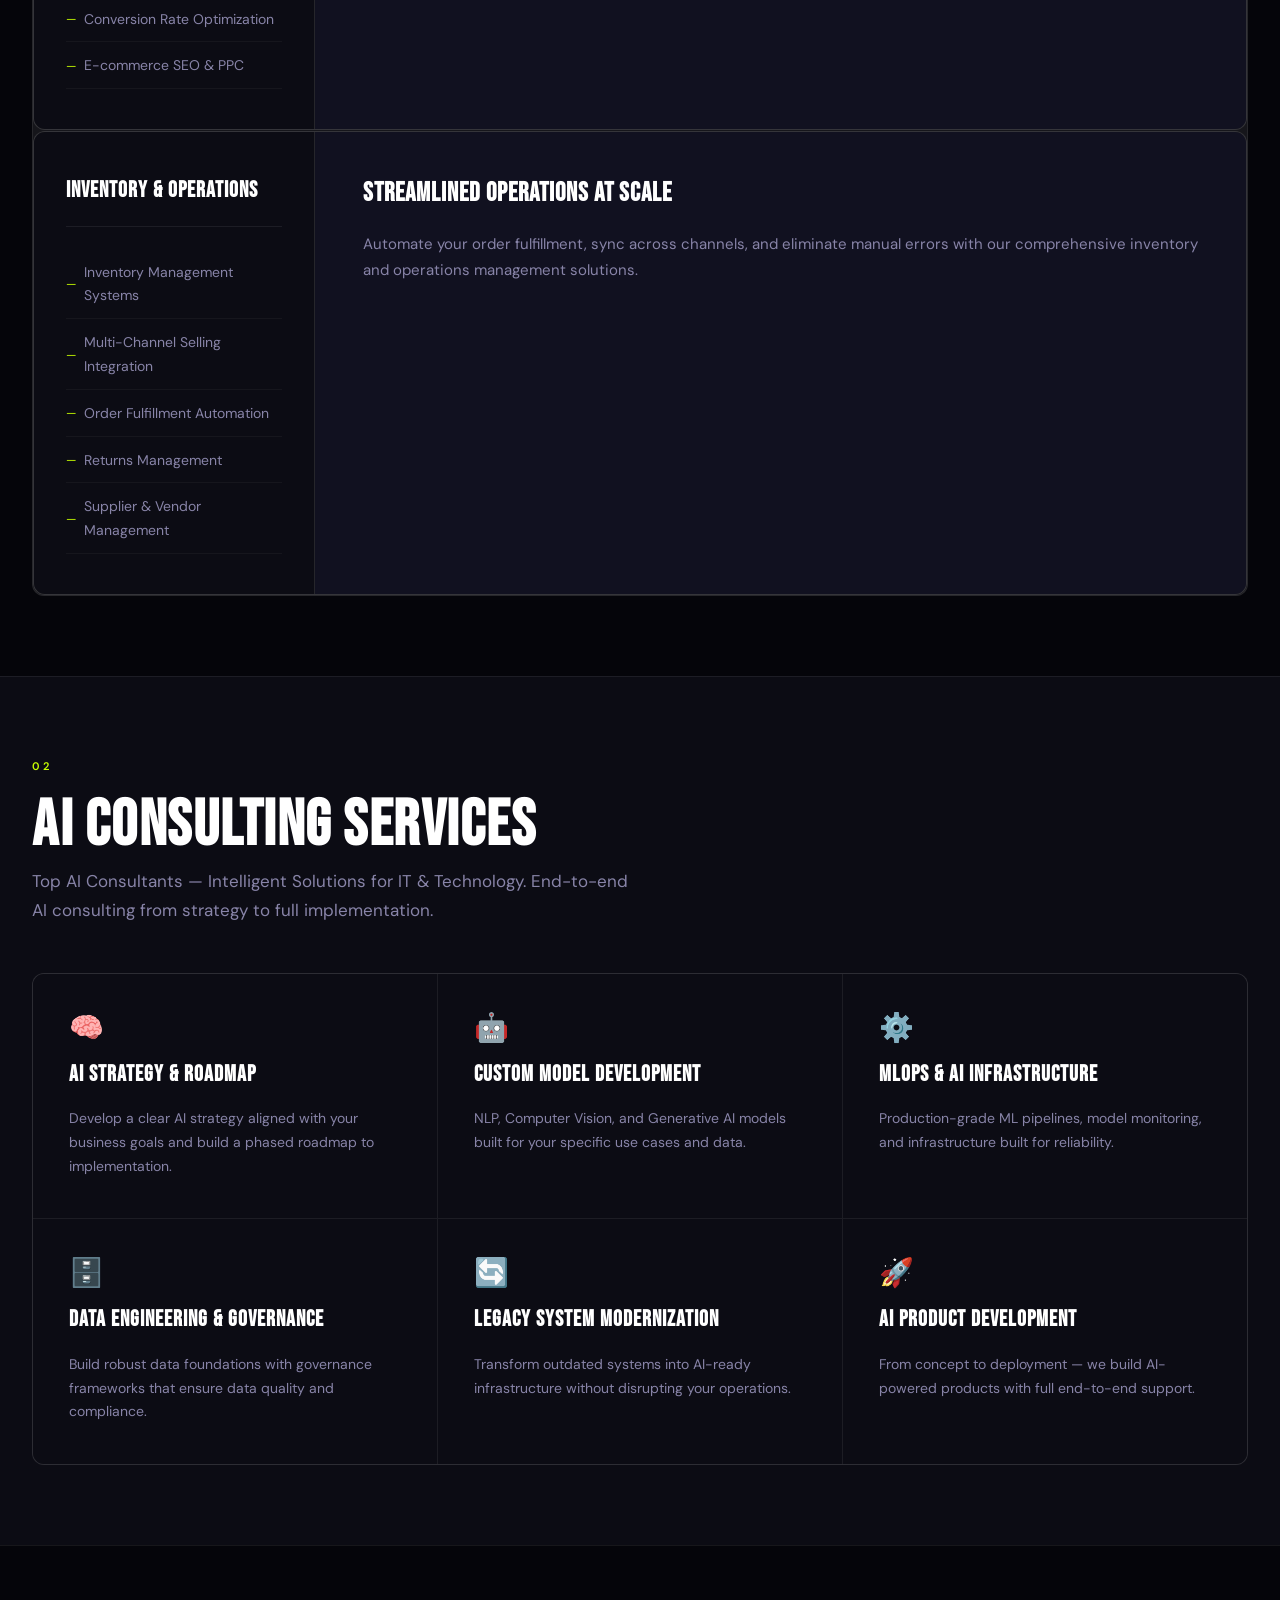
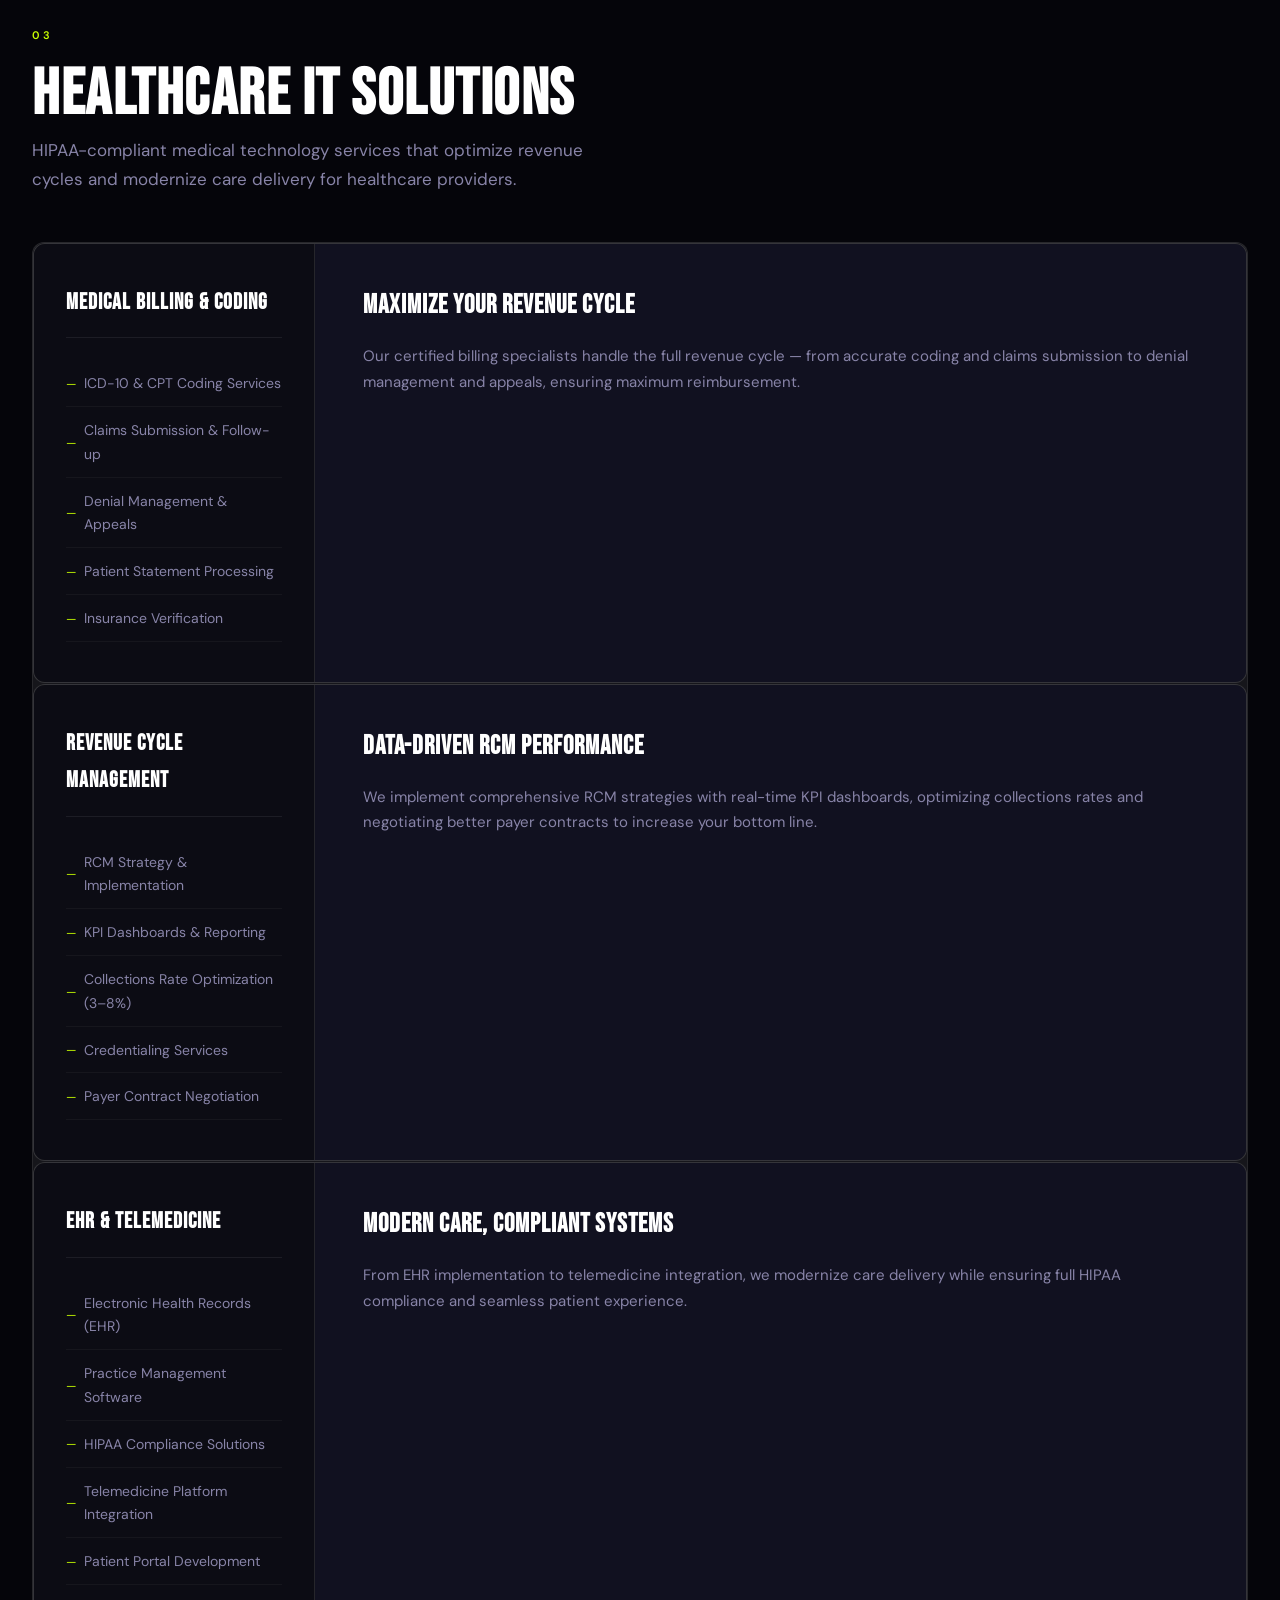
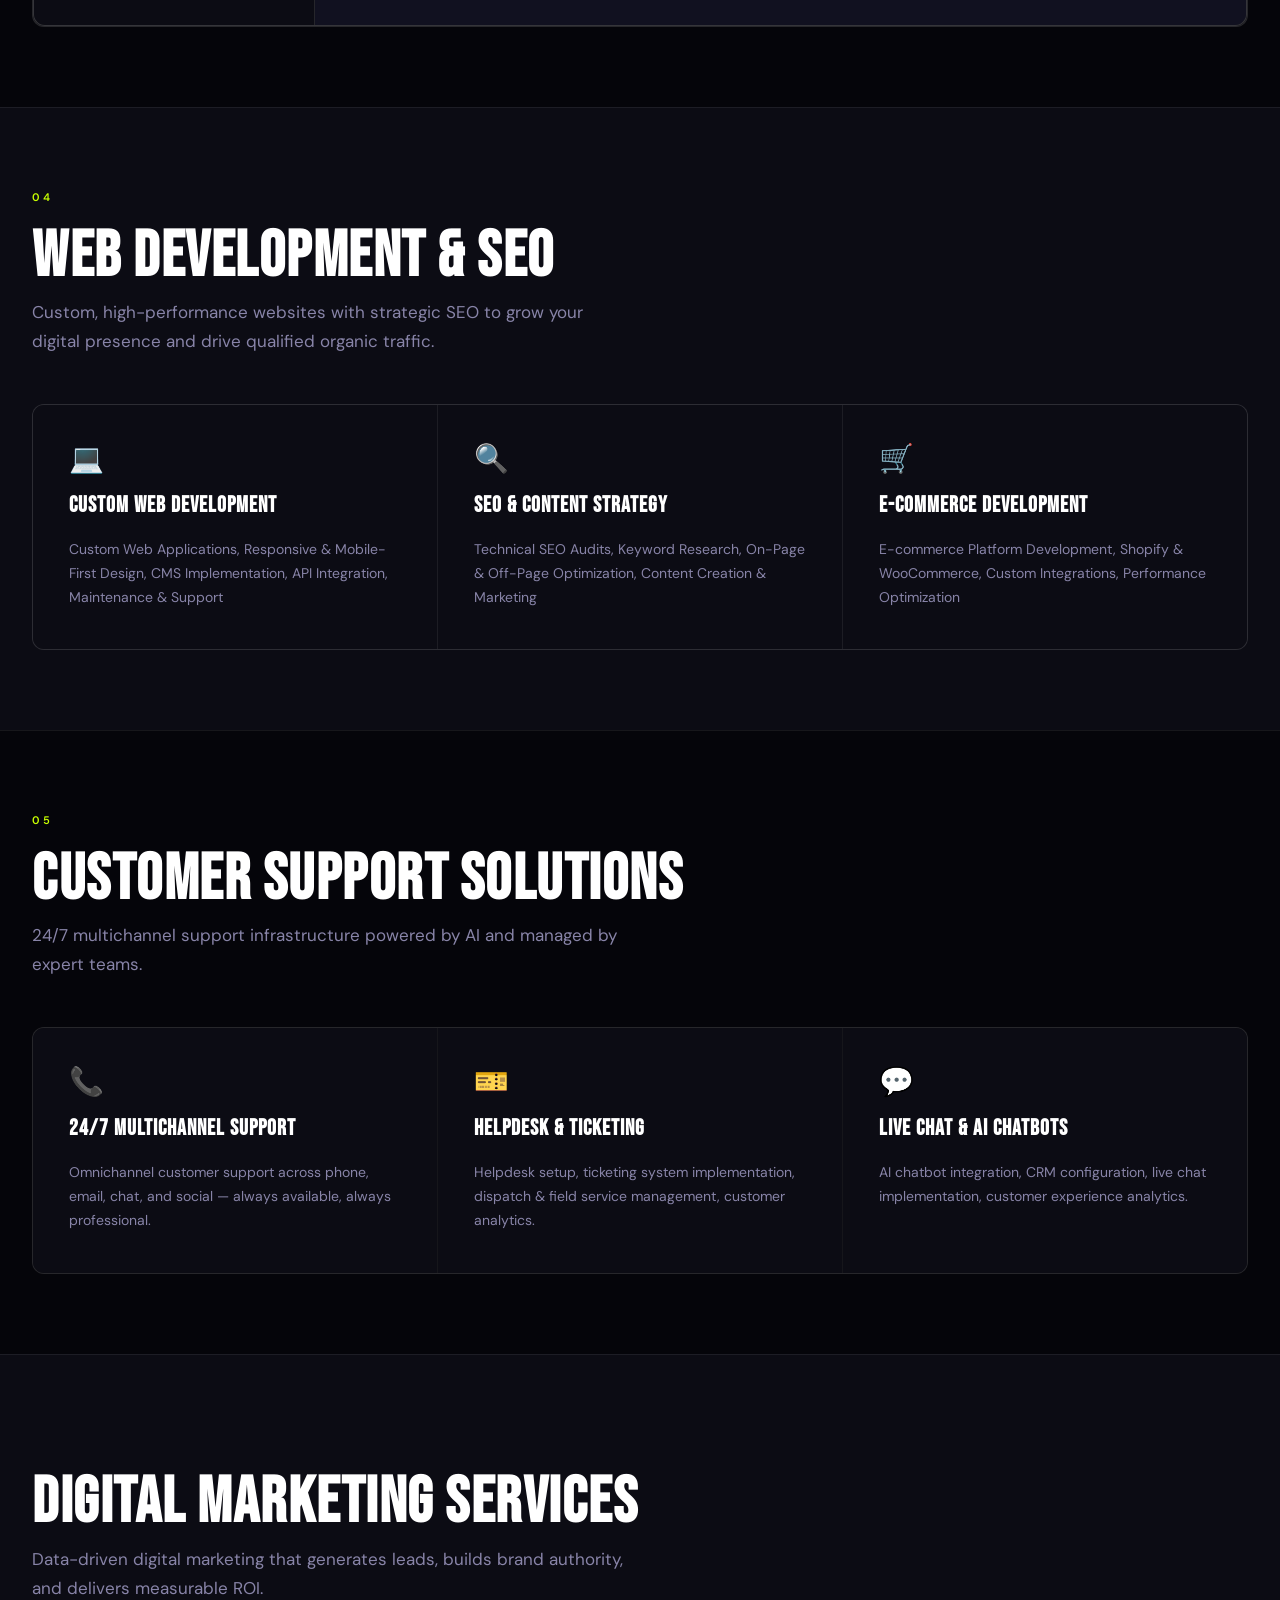
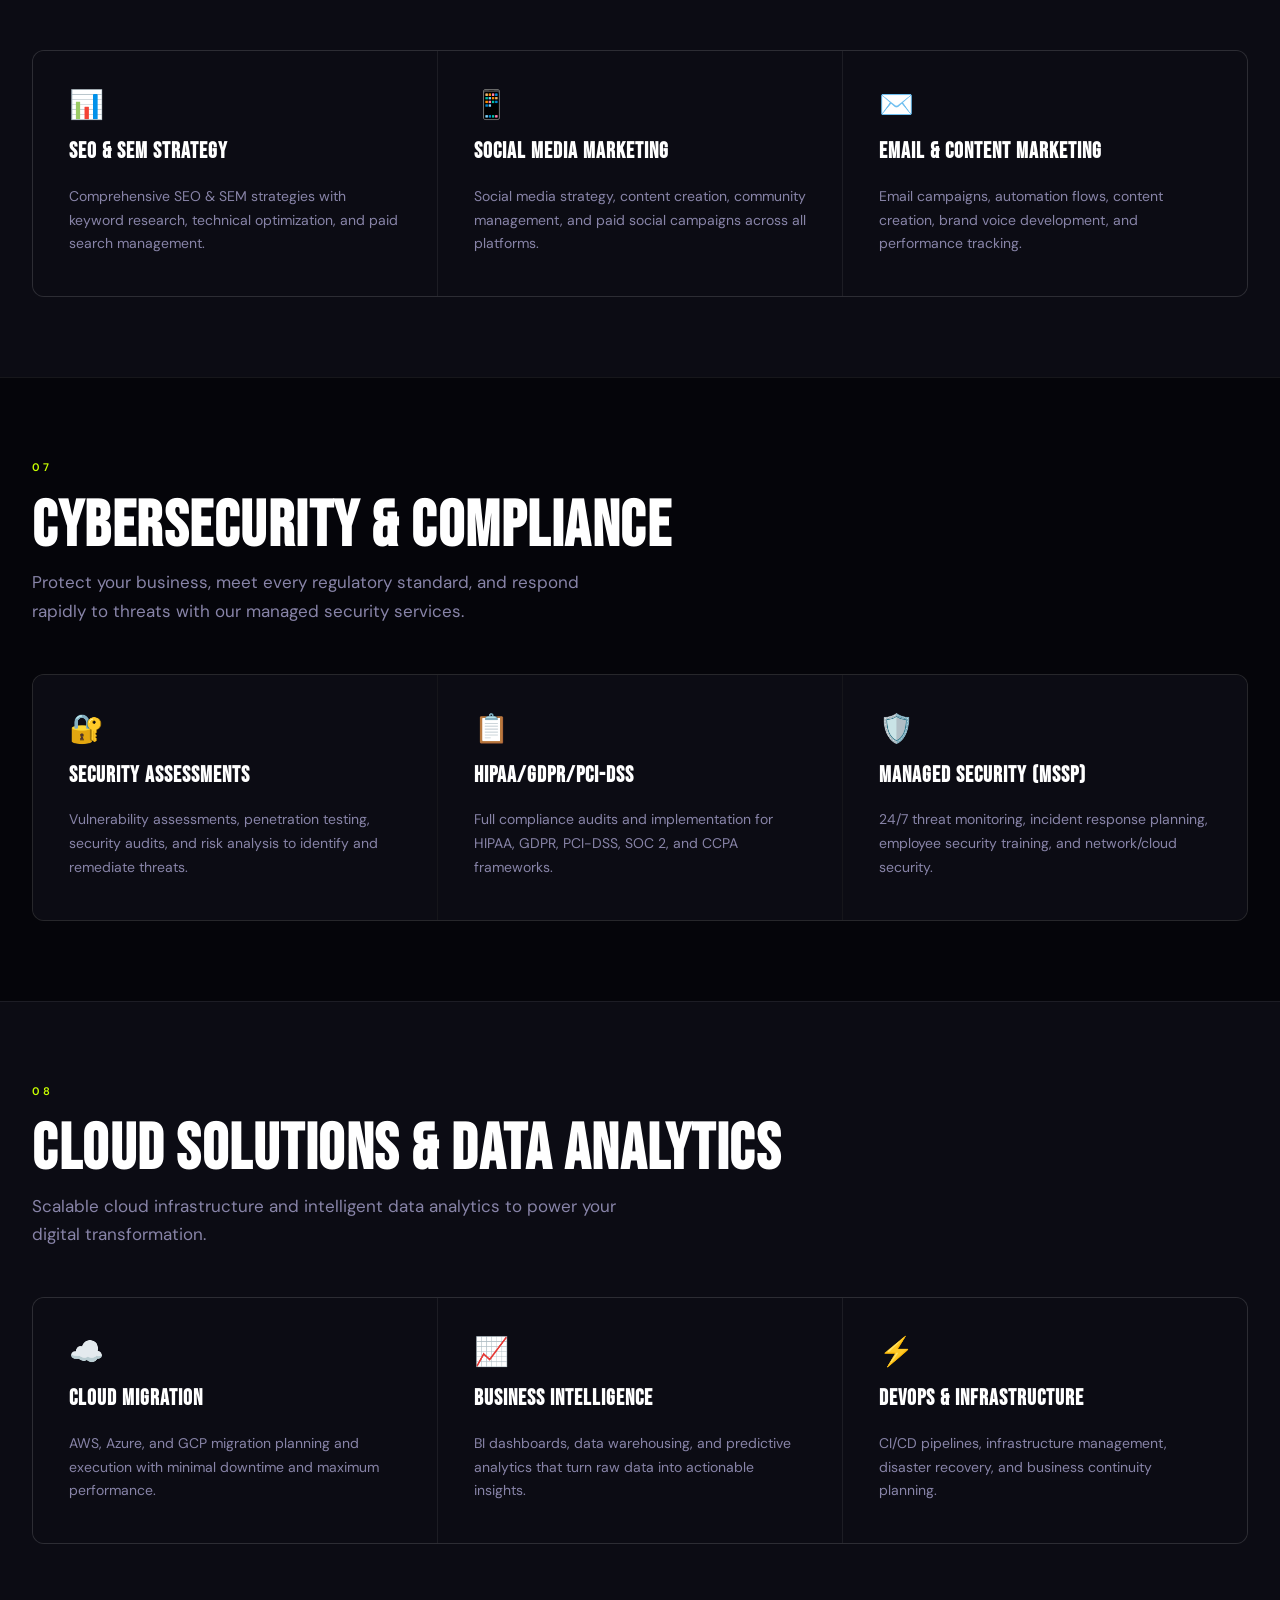
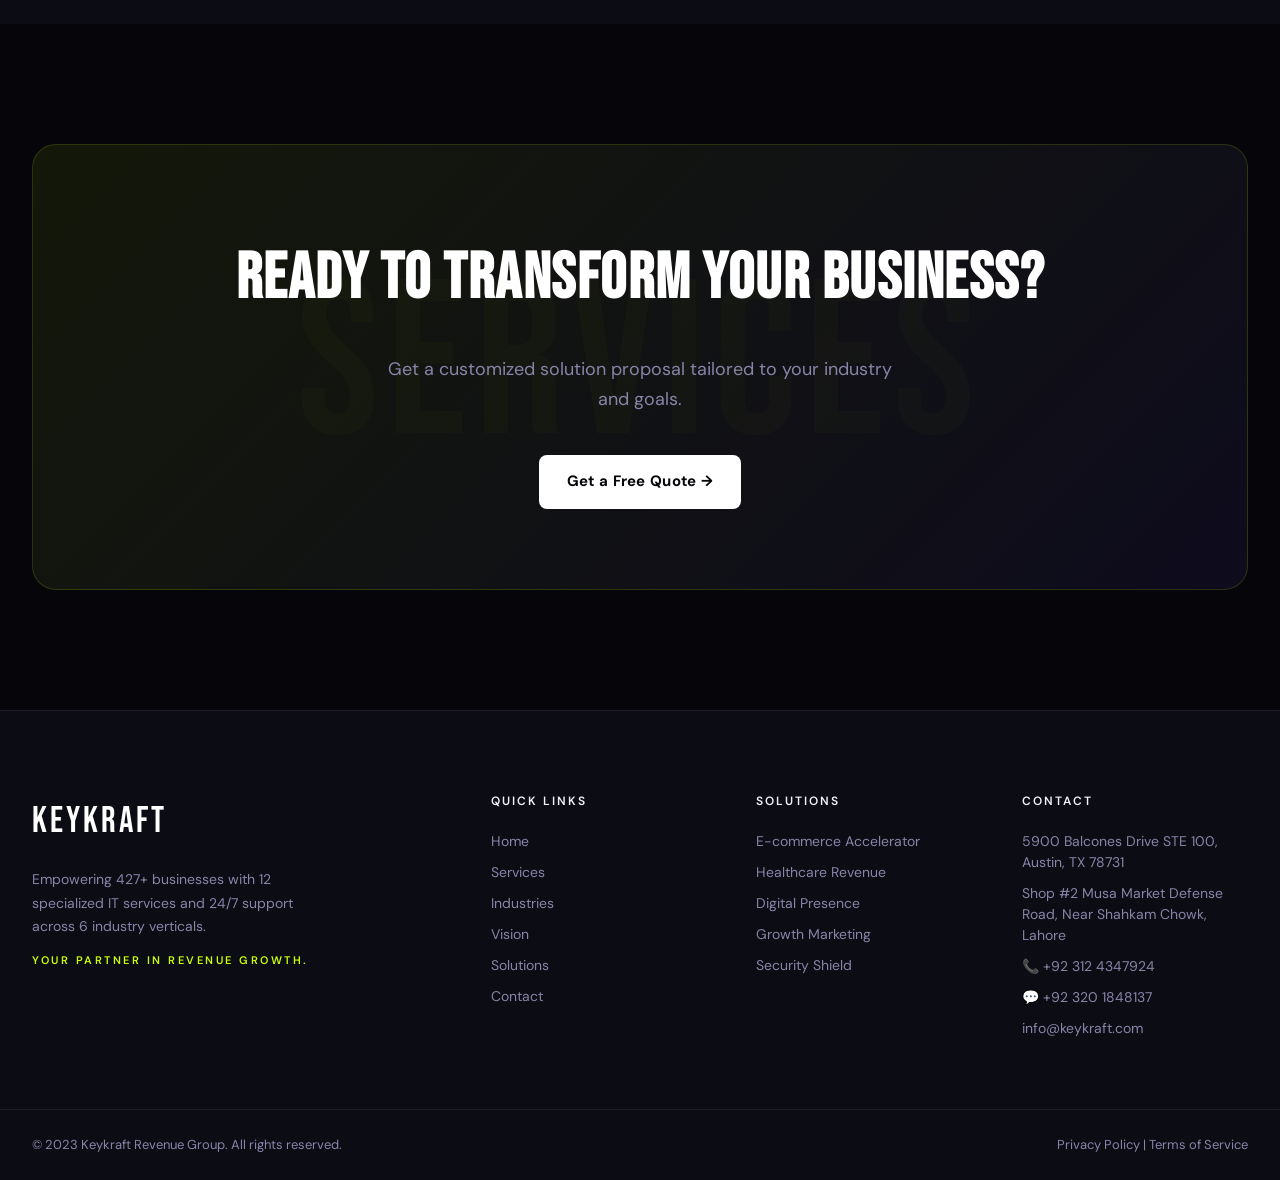
<file: services.html>
<!DOCTYPE html>
<html lang="en">
<head>
<meta charset="UTF-8">
<meta name="viewport" content="width=device-width, initial-scale=1.0">
<title>Services — Keykraft Revenue Group</title>
<link rel="preconnect" href="https://fonts.googleapis.com">
<link href="https://fonts.googleapis.com/css2?family=Bebas+Neue&family=DM+Sans:wght@300;400;500;600&family=DM+Serif+Display:ital@0;1&display=swap" rel="stylesheet">
<link rel="stylesheet" href="style.css">
</head>
<body>

<nav id="navbar">
  <div class="nav-inner">
    <a href="index.html" class="logo">KEYKRAFT</a>
    <ul class="nav-links">
      <li><a href="index.html">Home</a></li>
      <li><a href="services.html" class="active">Services</a></li>
      <li><a href="industries.html">Industries</a></li>
      <li><a href="vision.html">Vision</a></li>
      <li><a href="solutions.html">Solutions</a></li>
      <li><a href="contact.html" class="nav-cta">Contact</a></li>
    </ul>
    <button class="burger" id="burger"><span></span><span></span><span></span></button>
  </div>
  <div class="mobile-menu" id="mobileMenu">
    <a href="index.html">Home</a><a href="services.html">Services</a><a href="industries.html">Industries</a>
    <a href="vision.html">Vision</a><a href="solutions.html">Solutions</a><a href="contact.html">Contact</a>
  </div>
</nav>

<section class="page-hero" style="position:relative;">
<div id="antigravity-canvas" style="position:absolute;inset:0;z-index:0;pointer-events:none;"></div>
<div style="position:absolute;inset:0;z-index:1;pointer-events:none;backdrop-filter:blur(4px);-webkit-backdrop-filter:blur(4px);background:rgba(5,5,10,0.15);"></div>
  <div class="page-hero-bg" style="z-index:0;"></div>
  <div class="section-label reveal" style="position:relative;z-index:3;">Comprehensive IT Solutions</div>
  <h1 class="reveal">Our <em style="font-family:'DM Serif Display',serif;font-style:italic;color:var(--accent)">Services</em></h1>
  <p class="reveal">Explore our full suite of technology-driven services — from e-commerce and healthcare IT to cybersecurity, digital marketing, and beyond.</p>
  <div class="hero-actions reveal">
    <a href="#core-services" class="btn btn-primary">Explore Services</a>
    <a href="contact.html" class="btn btn-ghost">Get a Quote →</a>
  </div>
</section>

<div id="core-services">

<!-- E-COMMERCE -->
<section class="services-section">
  <div class="container">
    <div class="section-label reveal" style="position:relative;z-index:3;">01</div>
    <h2 class="section-title reveal">E-commerce Solutions</h2>
    <p class="section-sub reveal">Full-stack online sales growth — from Amazon to Shopify, we manage your entire e-commerce ecosystem.</p>
    <div style="display:flex;flex-direction:column;gap:1px;background:var(--border);border:1px solid var(--border);border-radius:var(--radius);overflow:hidden">
      <div class="service-detail-grid reveal">
        <div class="service-detail-sidebar">
          <h3>Amazon Marketplace</h3>
          <div class="service-sub-list">
            <div class="service-sub-item">Amazon Marketplace Setup & Management</div>
            <div class="service-sub-item">Product Listing & A+ Content</div>
            <div class="service-sub-item">Amazon PPC Campaigns</div>
          </div>
        </div>
        <div class="service-detail-body">
          <h3 style="font-family:var(--font-display);font-size:26px;letter-spacing:1px;color:var(--white)">Dominate the Amazon Marketplace</h3>
          <p>We set up, manage, and scale your Amazon presence — from product listing optimization to A+ content and aggressive PPC campaigns designed to maximize visibility and conversion.</p>
        </div>
      </div>
      <div class="service-detail-grid reveal">
        <div class="service-detail-sidebar">
          <h3>Shopify & WooCommerce</h3>
          <div class="service-sub-list">
            <div class="service-sub-item">Shopify Store Development & Themes</div>
            <div class="service-sub-item">WooCommerce Setup & Customization</div>
            <div class="service-sub-item">Payment Gateway Integration</div>
            <div class="service-sub-item">Conversion Rate Optimization</div>
            <div class="service-sub-item">E-commerce SEO & PPC</div>
          </div>
        </div>
        <div class="service-detail-body">
          <h3 style="font-family:var(--font-display);font-size:26px;letter-spacing:1px;color:var(--white)">Beautiful Stores That Convert</h3>
          <p>From custom Shopify themes to WooCommerce customization, we build e-commerce experiences that are fast, beautiful, and engineered to convert visitors into buyers.</p>
        </div>
      </div>
      <div class="service-detail-grid reveal">
        <div class="service-detail-sidebar">
          <h3>Inventory & Operations</h3>
          <div class="service-sub-list">
            <div class="service-sub-item">Inventory Management Systems</div>
            <div class="service-sub-item">Multi-Channel Selling Integration</div>
            <div class="service-sub-item">Order Fulfillment Automation</div>
            <div class="service-sub-item">Returns Management</div>
            <div class="service-sub-item">Supplier & Vendor Management</div>
          </div>
        </div>
        <div class="service-detail-body">
          <h3 style="font-family:var(--font-display);font-size:26px;letter-spacing:1px;color:var(--white)">Streamlined Operations at Scale</h3>
          <p>Automate your order fulfillment, sync across channels, and eliminate manual errors with our comprehensive inventory and operations management solutions.</p>
        </div>
      </div>
    </div>
  </div>
</section>

<!-- AI CONSULTING -->
<section class="services-section" style="background:var(--surface)">
  <div class="container">
    <div class="section-label reveal" style="position:relative;z-index:3;">02</div>
    <h2 class="section-title reveal">AI Consulting Services</h2>
    <p class="section-sub reveal">Top AI Consultants — Intelligent Solutions for IT & Technology. End-to-end AI consulting from strategy to full implementation.</p>
    <div class="services-grid reveal">
      <div class="service-card" style="--i:0"><div class="service-icon">🧠</div><h3>AI Strategy & Roadmap</h3><p>Develop a clear AI strategy aligned with your business goals and build a phased roadmap to implementation.</p></div>
      <div class="service-card" style="--i:1"><div class="service-icon">🤖</div><h3>Custom Model Development</h3><p>NLP, Computer Vision, and Generative AI models built for your specific use cases and data.</p></div>
      <div class="service-card" style="--i:2"><div class="service-icon">⚙️</div><h3>MLOps & AI Infrastructure</h3><p>Production-grade ML pipelines, model monitoring, and infrastructure built for reliability.</p></div>
      <div class="service-card" style="--i:3"><div class="service-icon">🗄️</div><h3>Data Engineering & Governance</h3><p>Build robust data foundations with governance frameworks that ensure data quality and compliance.</p></div>
      <div class="service-card" style="--i:4"><div class="service-icon">🔄</div><h3>Legacy System Modernization</h3><p>Transform outdated systems into AI-ready infrastructure without disrupting your operations.</p></div>
      <div class="service-card" style="--i:5"><div class="service-icon">🚀</div><h3>AI Product Development</h3><p>From concept to deployment — we build AI-powered products with full end-to-end support.</p></div>
    </div>
  </div>
</section>

<!-- HEALTHCARE IT -->
<section class="services-section">
  <div class="container">
    <div class="section-label reveal" style="position:relative;z-index:3;">03</div>
    <h2 class="section-title reveal">Healthcare IT Solutions</h2>
    <p class="section-sub reveal">HIPAA-compliant medical technology services that optimize revenue cycles and modernize care delivery for healthcare providers.</p>
    <div style="display:flex;flex-direction:column;gap:1px;background:var(--border);border:1px solid var(--border);border-radius:var(--radius);overflow:hidden">
      <div class="service-detail-grid reveal">
        <div class="service-detail-sidebar">
          <h3>Medical Billing & Coding</h3>
          <div class="service-sub-list">
            <div class="service-sub-item">ICD-10 & CPT Coding Services</div>
            <div class="service-sub-item">Claims Submission & Follow-up</div>
            <div class="service-sub-item">Denial Management & Appeals</div>
            <div class="service-sub-item">Patient Statement Processing</div>
            <div class="service-sub-item">Insurance Verification</div>
          </div>
        </div>
        <div class="service-detail-body">
          <h3 style="font-family:var(--font-display);font-size:26px;letter-spacing:1px;color:var(--white)">Maximize Your Revenue Cycle</h3>
          <p>Our certified billing specialists handle the full revenue cycle — from accurate coding and claims submission to denial management and appeals, ensuring maximum reimbursement.</p>
        </div>
      </div>
      <div class="service-detail-grid reveal">
        <div class="service-detail-sidebar">
          <h3>Revenue Cycle Management</h3>
          <div class="service-sub-list">
            <div class="service-sub-item">RCM Strategy & Implementation</div>
            <div class="service-sub-item">KPI Dashboards & Reporting</div>
            <div class="service-sub-item">Collections Rate Optimization (3–8%)</div>
            <div class="service-sub-item">Credentialing Services</div>
            <div class="service-sub-item">Payer Contract Negotiation</div>
          </div>
        </div>
        <div class="service-detail-body">
          <h3 style="font-family:var(--font-display);font-size:26px;letter-spacing:1px;color:var(--white)">Data-Driven RCM Performance</h3>
          <p>We implement comprehensive RCM strategies with real-time KPI dashboards, optimizing collections rates and negotiating better payer contracts to increase your bottom line.</p>
        </div>
      </div>
      <div class="service-detail-grid reveal">
        <div class="service-detail-sidebar">
          <h3>EHR & Telemedicine</h3>
          <div class="service-sub-list">
            <div class="service-sub-item">Electronic Health Records (EHR)</div>
            <div class="service-sub-item">Practice Management Software</div>
            <div class="service-sub-item">HIPAA Compliance Solutions</div>
            <div class="service-sub-item">Telemedicine Platform Integration</div>
            <div class="service-sub-item">Patient Portal Development</div>
          </div>
        </div>
        <div class="service-detail-body">
          <h3 style="font-family:var(--font-display);font-size:26px;letter-spacing:1px;color:var(--white)">Modern Care, Compliant Systems</h3>
          <p>From EHR implementation to telemedicine integration, we modernize care delivery while ensuring full HIPAA compliance and seamless patient experience.</p>
        </div>
      </div>
    </div>
  </div>
</section>

<!-- WEB & SEO -->
<section class="services-section" style="background:var(--surface)">
  <div class="container">
    <div class="section-label reveal" style="position:relative;z-index:3;">04</div>
    <h2 class="section-title reveal">Web Development & SEO</h2>
    <p class="section-sub reveal">Custom, high-performance websites with strategic SEO to grow your digital presence and drive qualified organic traffic.</p>
    <div class="services-grid reveal">
      <div class="service-card" style="--i:0"><div class="service-icon">💻</div><h3>Custom Web Development</h3><p>Custom Web Applications, Responsive & Mobile-First Design, CMS Implementation, API Integration, Maintenance & Support</p></div>
      <div class="service-card" style="--i:1"><div class="service-icon">🔍</div><h3>SEO & Content Strategy</h3><p>Technical SEO Audits, Keyword Research, On-Page & Off-Page Optimization, Content Creation & Marketing</p></div>
      <div class="service-card" style="--i:2"><div class="service-icon">🛒</div><h3>E-commerce Development</h3><p>E-commerce Platform Development, Shopify & WooCommerce, Custom Integrations, Performance Optimization</p></div>
    </div>
  </div>
</section>

<!-- CUSTOMER SUPPORT -->
<section class="services-section">
  <div class="container">
    <div class="section-label reveal" style="position:relative;z-index:3;">05</div>
    <h2 class="section-title reveal">Customer Support Solutions</h2>
    <p class="section-sub reveal">24/7 multichannel support infrastructure powered by AI and managed by expert teams.</p>
    <div class="services-grid reveal">
      <div class="service-card" style="--i:0"><div class="service-icon">📞</div><h3>24/7 Multichannel Support</h3><p>Omnichannel customer support across phone, email, chat, and social — always available, always professional.</p></div>
      <div class="service-card" style="--i:1"><div class="service-icon">🎫</div><h3>Helpdesk & Ticketing</h3><p>Helpdesk setup, ticketing system implementation, dispatch & field service management, customer analytics.</p></div>
      <div class="service-card" style="--i:2"><div class="service-icon">💬</div><h3>Live Chat & AI Chatbots</h3><p>AI chatbot integration, CRM configuration, live chat implementation, customer experience analytics.</p></div>
    </div>
  </div>
</section>

<!-- DIGITAL MARKETING -->
<section class="services-section" style="background:var(--surface)">
  <div class="container">
    <div class="section-label reveal" style="position:relative;z-index:3;">06</div>
    <h2 class="section-title reveal">Digital Marketing Services</h2>
    <p class="section-sub reveal">Data-driven digital marketing that generates leads, builds brand authority, and delivers measurable ROI.</p>
    <div class="services-grid reveal">
      <div class="service-card" style="--i:0"><div class="service-icon">📊</div><h3>SEO & SEM Strategy</h3><p>Comprehensive SEO & SEM strategies with keyword research, technical optimization, and paid search management.</p></div>
      <div class="service-card" style="--i:1"><div class="service-icon">📱</div><h3>Social Media Marketing</h3><p>Social media strategy, content creation, community management, and paid social campaigns across all platforms.</p></div>
      <div class="service-card" style="--i:2"><div class="service-icon">✉️</div><h3>Email & Content Marketing</h3><p>Email campaigns, automation flows, content creation, brand voice development, and performance tracking.</p></div>
    </div>
  </div>
</section>

<!-- CYBERSECURITY -->
<section class="services-section">
  <div class="container">
    <div class="section-label reveal" style="position:relative;z-index:3;">07</div>
    <h2 class="section-title reveal">Cybersecurity & Compliance</h2>
    <p class="section-sub reveal">Protect your business, meet every regulatory standard, and respond rapidly to threats with our managed security services.</p>
    <div class="services-grid reveal">
      <div class="service-card" style="--i:0"><div class="service-icon">🔐</div><h3>Security Assessments</h3><p>Vulnerability assessments, penetration testing, security audits, and risk analysis to identify and remediate threats.</p></div>
      <div class="service-card" style="--i:1"><div class="service-icon">📋</div><h3>HIPAA/GDPR/PCI-DSS</h3><p>Full compliance audits and implementation for HIPAA, GDPR, PCI-DSS, SOC 2, and CCPA frameworks.</p></div>
      <div class="service-card" style="--i:2"><div class="service-icon">🛡️</div><h3>Managed Security (MSSP)</h3><p>24/7 threat monitoring, incident response planning, employee security training, and network/cloud security.</p></div>
    </div>
  </div>
</section>

<!-- CLOUD & DATA -->
<section class="services-section" style="background:var(--surface)">
  <div class="container">
    <div class="section-label reveal" style="position:relative;z-index:3;">08</div>
    <h2 class="section-title reveal">Cloud Solutions & Data Analytics</h2>
    <p class="section-sub reveal">Scalable cloud infrastructure and intelligent data analytics to power your digital transformation.</p>
    <div class="services-grid reveal">
      <div class="service-card" style="--i:0"><div class="service-icon">☁️</div><h3>Cloud Migration</h3><p>AWS, Azure, and GCP migration planning and execution with minimal downtime and maximum performance.</p></div>
      <div class="service-card" style="--i:1"><div class="service-icon">📈</div><h3>Business Intelligence</h3><p>BI dashboards, data warehousing, and predictive analytics that turn raw data into actionable insights.</p></div>
      <div class="service-card" style="--i:2"><div class="service-icon">⚡</div><h3>DevOps & Infrastructure</h3><p>CI/CD pipelines, infrastructure management, disaster recovery, and business continuity planning.</p></div>
    </div>
  </div>
</section>

</div>

<!-- CTA -->
<section class="cta-banner">
  <div class="cta-inner">
    <div class="cta-bg-text">SERVICES</div>
    <div class="container">
      <h2 class="reveal">Ready to Transform Your Business?</h2>
      <p class="reveal">Get a customized solution proposal tailored to your industry and goals.</p>
      <a href="contact.html" class="btn btn-white reveal">Get a Free Quote →</a>
    </div>
  </div>
</section>

<footer>
  <div class="footer-inner container">
    <div class="footer-brand">
      <div class="footer-logo">KEYKRAFT</div>
      <p>Empowering 427+ businesses with 12 specialized IT services and 24/7 support across 6 industry verticals.</p>
      <p class="footer-tagline">YOUR PARTNER IN REVENUE GROWTH.</p>
    </div>
    <div class="footer-links">
      <div class="footer-col"><h4>Quick Links</h4><a href="index.html">Home</a><a href="services.html">Services</a><a href="industries.html">Industries</a><a href="vision.html">Vision</a><a href="solutions.html">Solutions</a><a href="contact.html">Contact</a></div>
      <div class="footer-col"><h4>Solutions</h4><a href="solutions.html">E-commerce Accelerator</a><a href="solutions.html">Healthcare Revenue</a><a href="solutions.html">Digital Presence</a><a href="solutions.html">Growth Marketing</a><a href="solutions.html">Security Shield</a></div>
      <div class="footer-col"><h4>Contact</h4><p>5900 Balcones Drive STE 100, Austin, TX 78731</p><p>Shop #2 Musa Market Defense Road, Near Shahkam Chowk, Lahore</p><a href="tel:+923124347924">📞 +92 312 4347924</a><a href="https://wa.me/923201848137" target="_blank">💬 +92 320 1848137</a><a href="https://mail.google.com/mail/u/0/?to=saleemmushtaq147@gmail.com&fs=1&tf=cm">info@keykraft.com</a></div>
    </div>
  </div>
  <div class="footer-bottom container"><p>© 2023 Keykraft Revenue Group. All rights reserved.</p><div><a href="#">Privacy Policy</a> | <a href="#">Terms of Service</a></div></div>
</footer>
<script src="three.min.js"></script>
<script src="antigravity.js"></script>
<script src="main.js"></script>
</body>
</html>
</file>
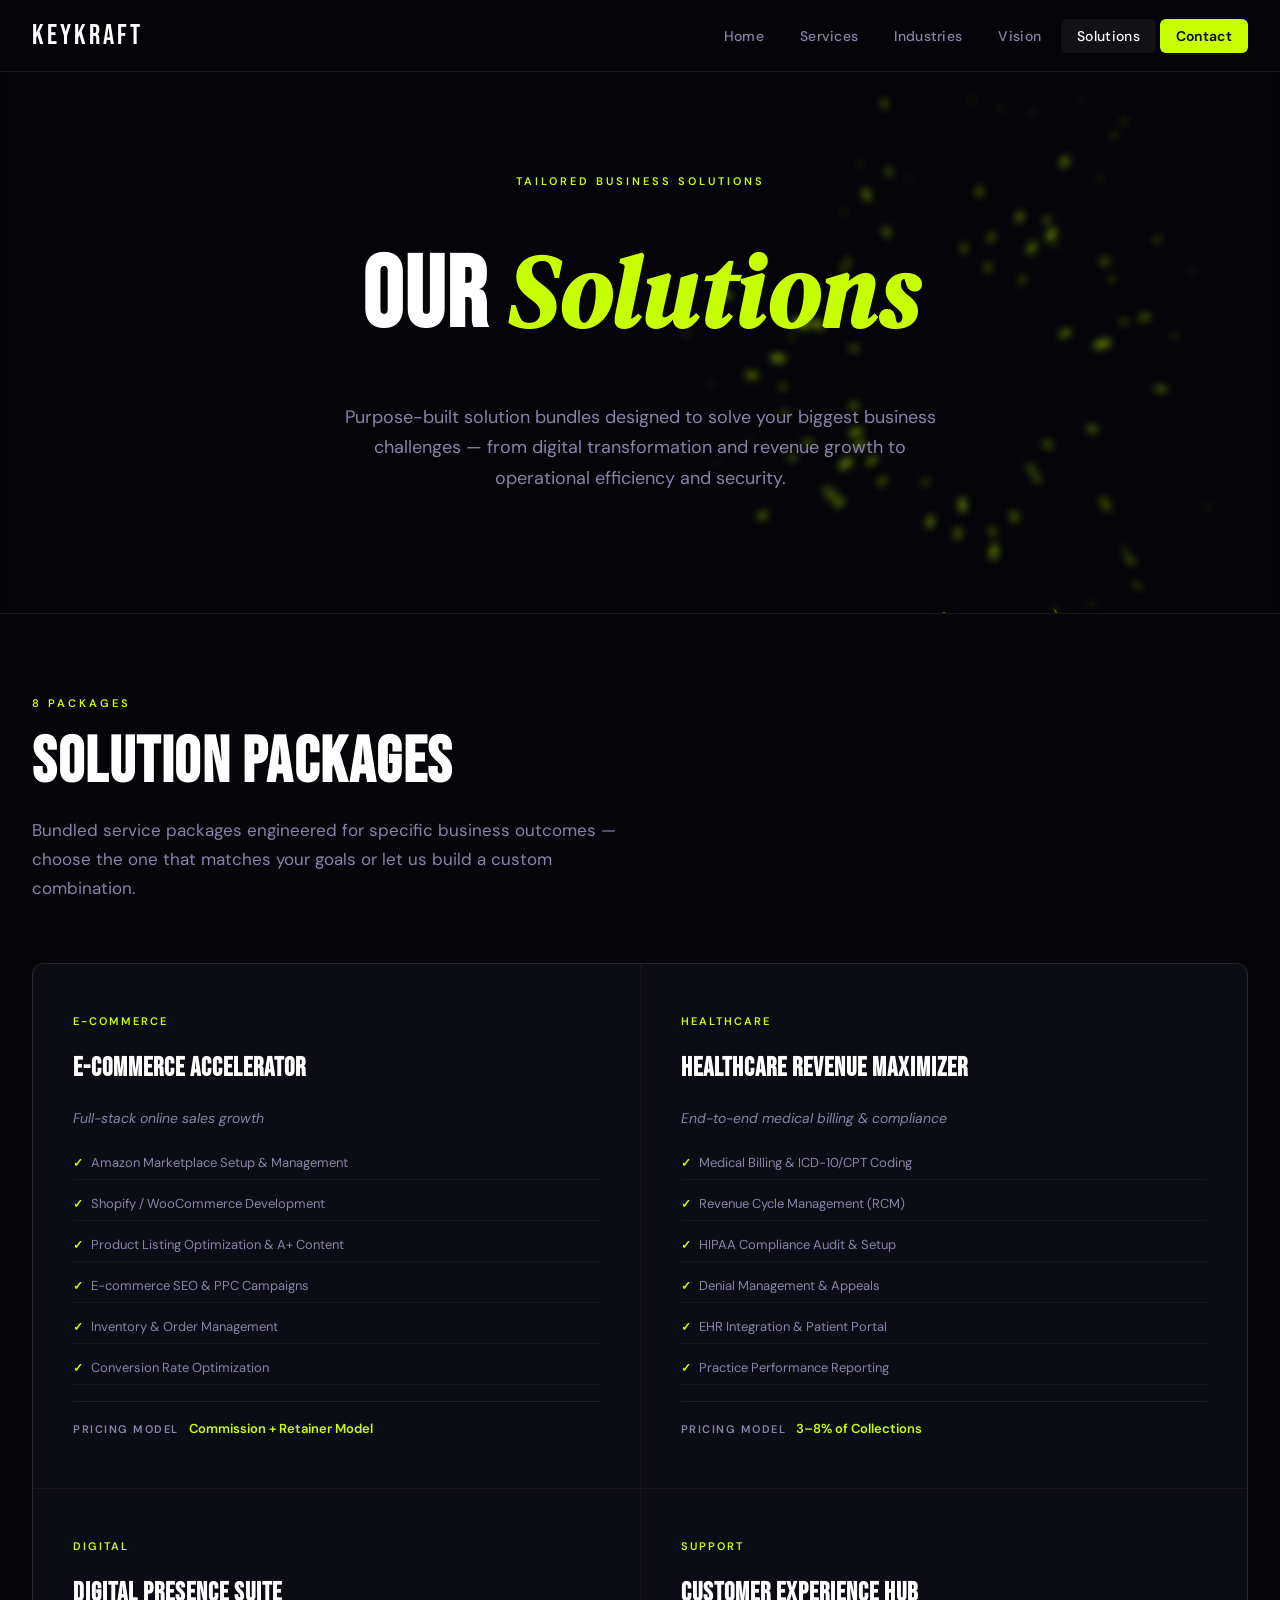
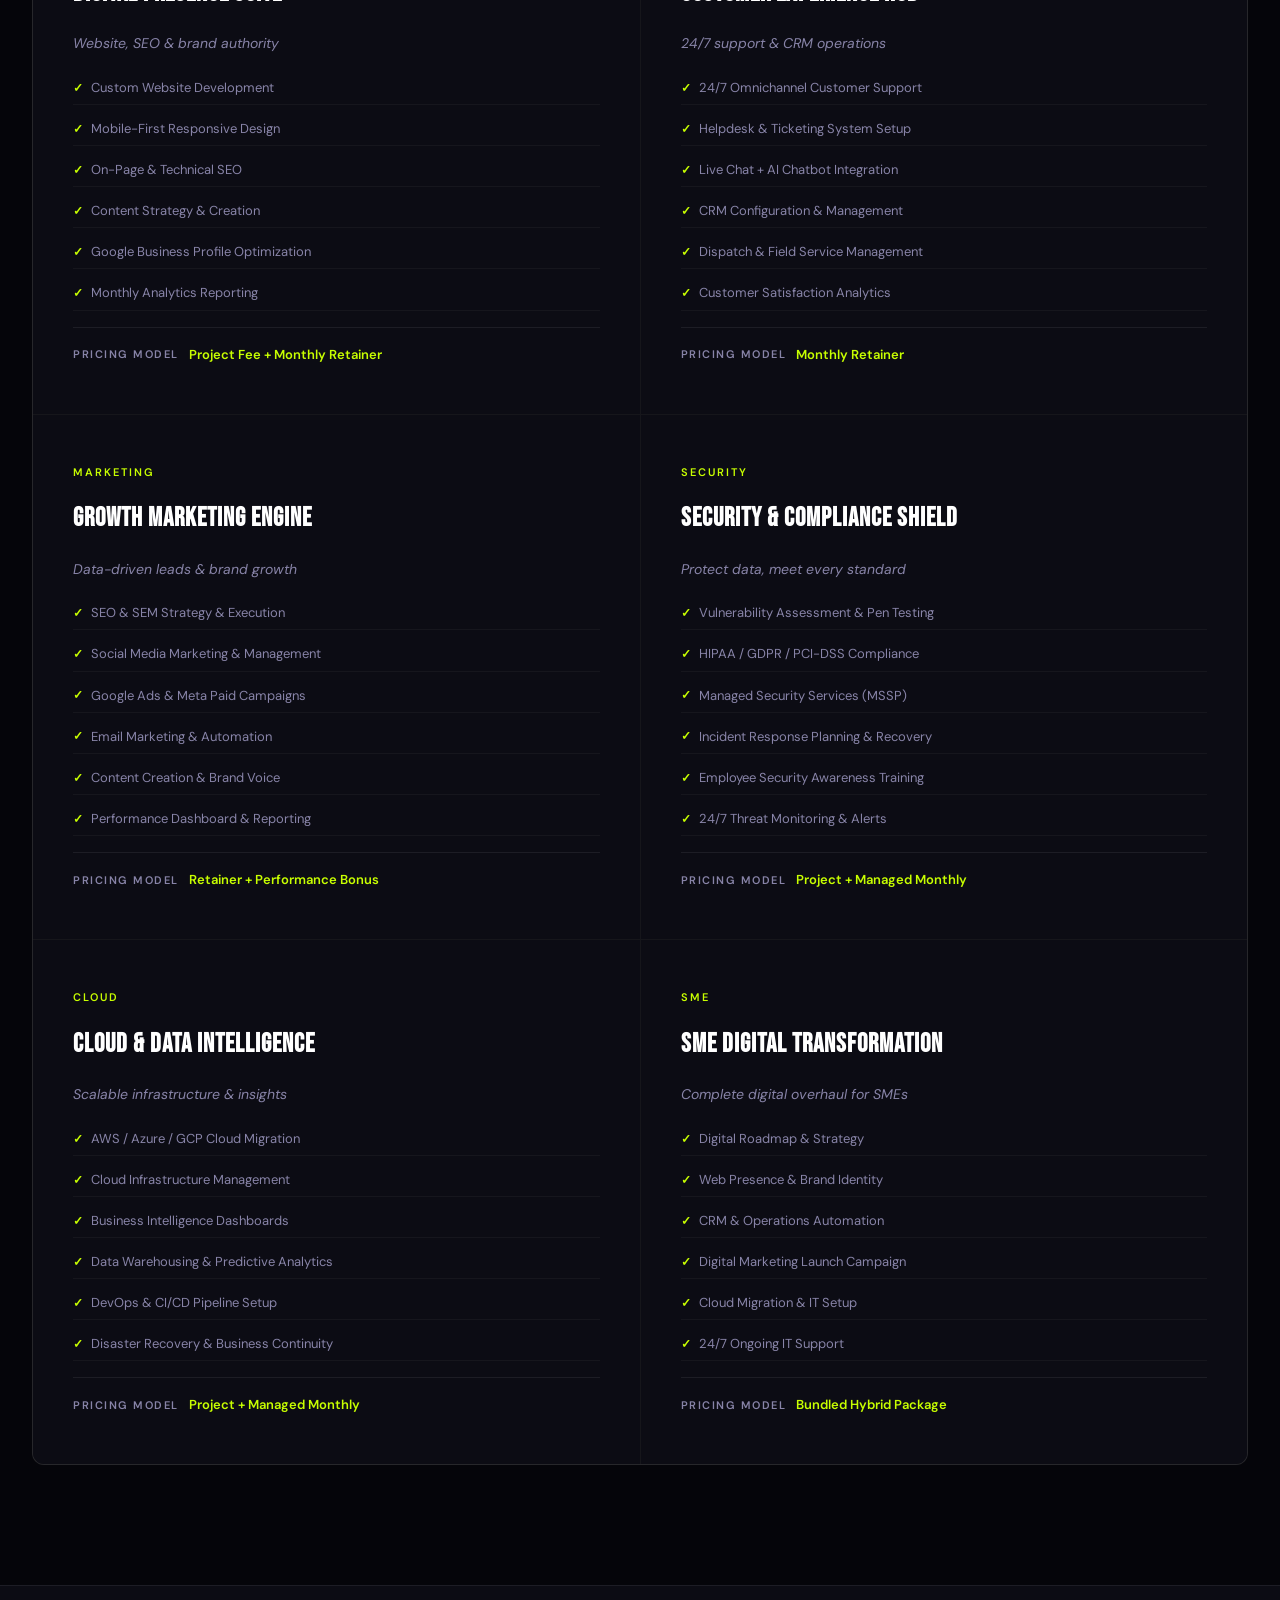
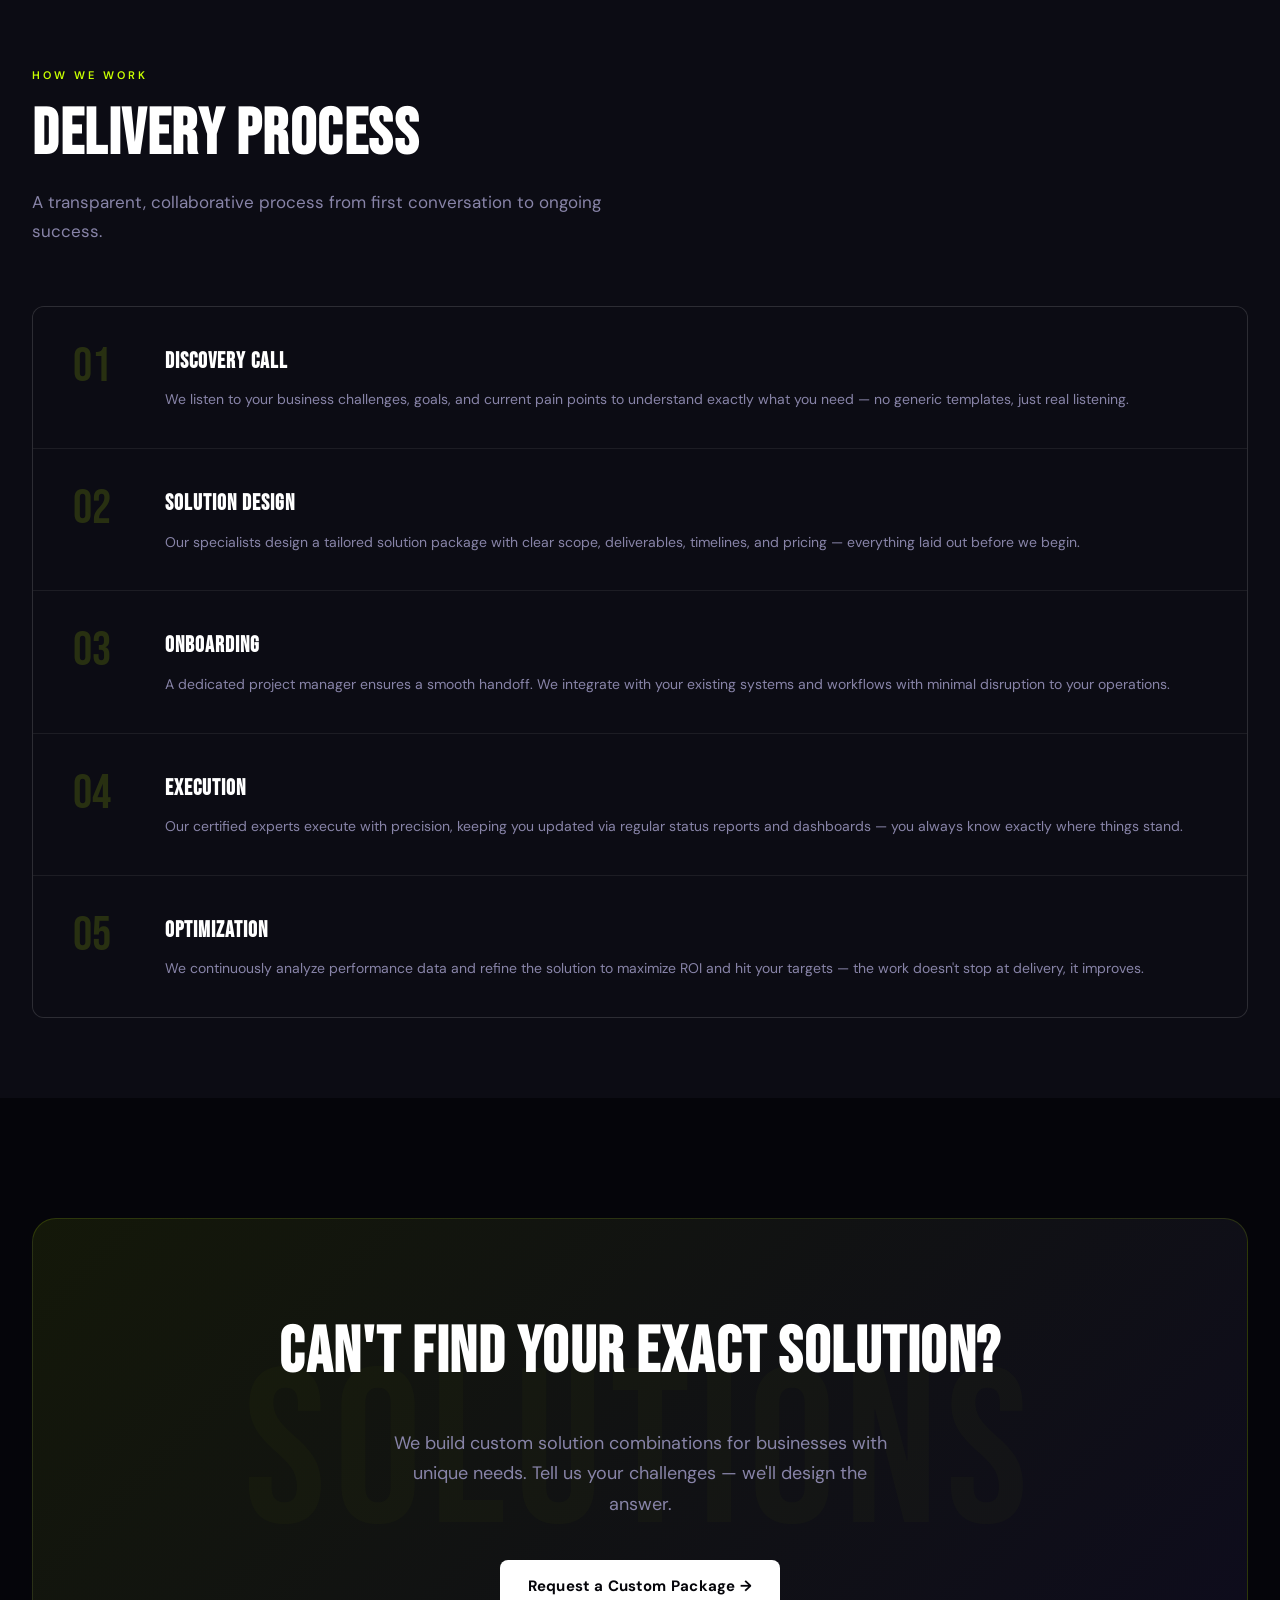
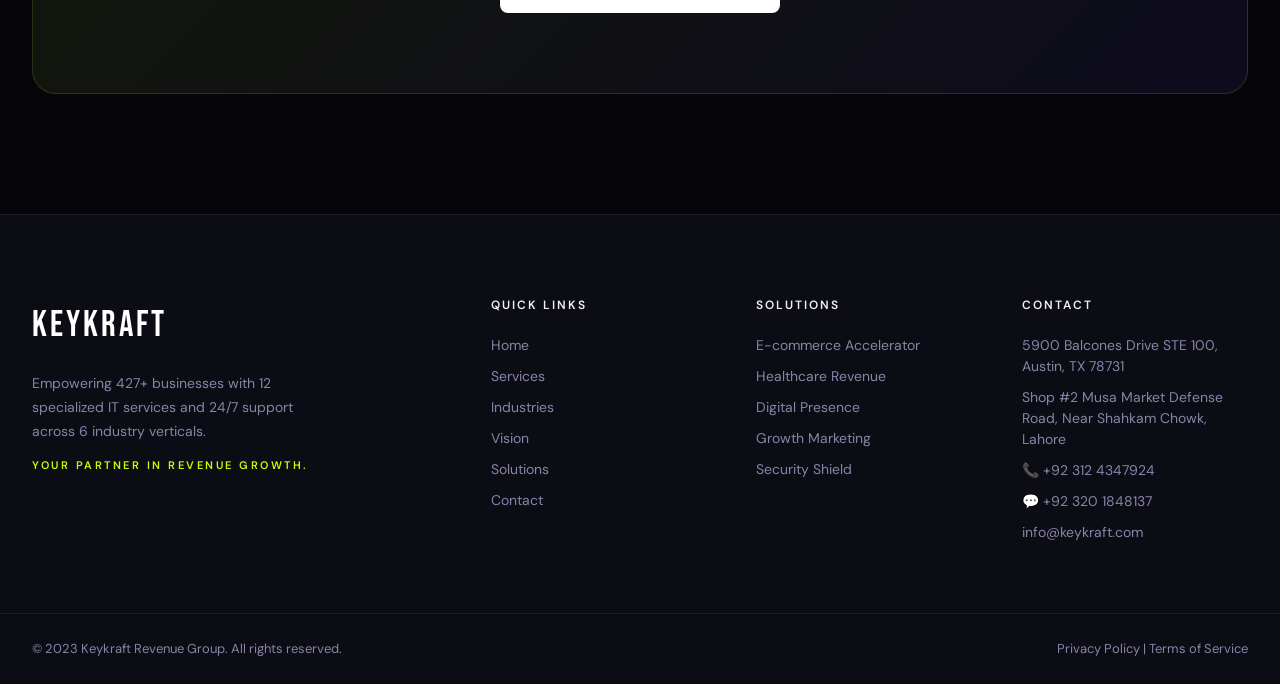
<file: solutions.html>
<!DOCTYPE html>
<html lang="en">
<head>
<meta charset="UTF-8">
<meta name="viewport" content="width=device-width, initial-scale=1.0">
<title>Solutions — Keykraft Revenue Group</title>
<link rel="preconnect" href="https://fonts.googleapis.com">
<link href="https://fonts.googleapis.com/css2?family=Bebas+Neue&family=DM+Sans:wght@300;400;500;600&family=DM+Serif+Display:ital@0;1&display=swap" rel="stylesheet">
<link rel="stylesheet" href="style.css">
</head>
<body>

<nav id="navbar">
  <div class="nav-inner">
    <a href="index.html" class="logo">KEYKRAFT</a>
    <ul class="nav-links">
      <li><a href="index.html">Home</a></li>
      <li><a href="services.html">Services</a></li>
      <li><a href="industries.html">Industries</a></li>
      <li><a href="vision.html">Vision</a></li>
      <li><a href="solutions.html" class="active">Solutions</a></li>
      <li><a href="contact.html" class="nav-cta">Contact</a></li>
    </ul>
    <button class="burger" id="burger"><span></span><span></span><span></span></button>
  </div>
  <div class="mobile-menu" id="mobileMenu">
    <a href="index.html">Home</a><a href="services.html">Services</a><a href="industries.html">Industries</a>
    <a href="vision.html">Vision</a><a href="solutions.html">Solutions</a><a href="contact.html">Contact</a>
  </div>
</nav>

<section class="page-hero" style="position:relative;">
<div id="antigravity-canvas" style="position:absolute;inset:0;z-index:0;pointer-events:none;"></div>
<div style="position:absolute;inset:0;z-index:1;pointer-events:none;backdrop-filter:blur(4px);-webkit-backdrop-filter:blur(4px);background:rgba(5,5,10,0.15);"></div>
  <div class="page-hero-bg" style="z-index:0;"></div>
  <div class="section-label reveal" style="position:relative;z-index:3;">Tailored Business Solutions</div>
  <h1 class="reveal">Our <em style="font-family:'DM Serif Display',serif;font-style:italic;color:var(--accent)">Solutions</em></h1>
  <p class="reveal">Purpose-built solution bundles designed to solve your biggest business challenges — from digital transformation and revenue growth to operational efficiency and security.</p>
</section>

<!-- SOLUTION PACKAGES -->
<section style="padding:80px 0 120px;border-top:1px solid var(--border)">
  <div class="container">
    <div class="section-label reveal" style="position:relative;z-index:3;">8 Packages</div>
    <h2 class="section-title reveal">Solution Packages</h2>
    <p class="section-sub reveal">Bundled service packages engineered for specific business outcomes — choose the one that matches your goals or let us build a custom combination.</p>

    <div class="solutions-grid">

      <div class="solution-card reveal">
        <div class="solution-tag">E-commerce</div>
        <h3>E-commerce Accelerator</h3>
        <em>Full-stack online sales growth</em>
        <div class="solution-features">
          <div class="solution-feature">Amazon Marketplace Setup & Management</div>
          <div class="solution-feature">Shopify / WooCommerce Development</div>
          <div class="solution-feature">Product Listing Optimization & A+ Content</div>
          <div class="solution-feature">E-commerce SEO & PPC Campaigns</div>
          <div class="solution-feature">Inventory & Order Management</div>
          <div class="solution-feature">Conversion Rate Optimization</div>
        </div>
        <div class="solution-pricing">
          <span class="pricing-label">Pricing Model</span>
          <span class="pricing-model">Commission + Retainer Model</span>
        </div>
      </div>

      <div class="solution-card reveal">
        <div class="solution-tag">Healthcare</div>
        <h3>Healthcare Revenue Maximizer</h3>
        <em>End-to-end medical billing & compliance</em>
        <div class="solution-features">
          <div class="solution-feature">Medical Billing & ICD-10/CPT Coding</div>
          <div class="solution-feature">Revenue Cycle Management (RCM)</div>
          <div class="solution-feature">HIPAA Compliance Audit & Setup</div>
          <div class="solution-feature">Denial Management & Appeals</div>
          <div class="solution-feature">EHR Integration & Patient Portal</div>
          <div class="solution-feature">Practice Performance Reporting</div>
        </div>
        <div class="solution-pricing">
          <span class="pricing-label">Pricing Model</span>
          <span class="pricing-model">3–8% of Collections</span>
        </div>
      </div>

      <div class="solution-card reveal">
        <div class="solution-tag">Digital</div>
        <h3>Digital Presence Suite</h3>
        <em>Website, SEO & brand authority</em>
        <div class="solution-features">
          <div class="solution-feature">Custom Website Development</div>
          <div class="solution-feature">Mobile-First Responsive Design</div>
          <div class="solution-feature">On-Page & Technical SEO</div>
          <div class="solution-feature">Content Strategy & Creation</div>
          <div class="solution-feature">Google Business Profile Optimization</div>
          <div class="solution-feature">Monthly Analytics Reporting</div>
        </div>
        <div class="solution-pricing">
          <span class="pricing-label">Pricing Model</span>
          <span class="pricing-model">Project Fee + Monthly Retainer</span>
        </div>
      </div>

      <div class="solution-card reveal">
        <div class="solution-tag">Support</div>
        <h3>Customer Experience Hub</h3>
        <em>24/7 support & CRM operations</em>
        <div class="solution-features">
          <div class="solution-feature">24/7 Omnichannel Customer Support</div>
          <div class="solution-feature">Helpdesk & Ticketing System Setup</div>
          <div class="solution-feature">Live Chat + AI Chatbot Integration</div>
          <div class="solution-feature">CRM Configuration & Management</div>
          <div class="solution-feature">Dispatch & Field Service Management</div>
          <div class="solution-feature">Customer Satisfaction Analytics</div>
        </div>
        <div class="solution-pricing">
          <span class="pricing-label">Pricing Model</span>
          <span class="pricing-model">Monthly Retainer</span>
        </div>
      </div>

      <div class="solution-card reveal">
        <div class="solution-tag">Marketing</div>
        <h3>Growth Marketing Engine</h3>
        <em>Data-driven leads & brand growth</em>
        <div class="solution-features">
          <div class="solution-feature">SEO & SEM Strategy & Execution</div>
          <div class="solution-feature">Social Media Marketing & Management</div>
          <div class="solution-feature">Google Ads & Meta Paid Campaigns</div>
          <div class="solution-feature">Email Marketing & Automation</div>
          <div class="solution-feature">Content Creation & Brand Voice</div>
          <div class="solution-feature">Performance Dashboard & Reporting</div>
        </div>
        <div class="solution-pricing">
          <span class="pricing-label">Pricing Model</span>
          <span class="pricing-model">Retainer + Performance Bonus</span>
        </div>
      </div>

      <div class="solution-card reveal">
        <div class="solution-tag">Security</div>
        <h3>Security & Compliance Shield</h3>
        <em>Protect data, meet every standard</em>
        <div class="solution-features">
          <div class="solution-feature">Vulnerability Assessment & Pen Testing</div>
          <div class="solution-feature">HIPAA / GDPR / PCI-DSS Compliance</div>
          <div class="solution-feature">Managed Security Services (MSSP)</div>
          <div class="solution-feature">Incident Response Planning & Recovery</div>
          <div class="solution-feature">Employee Security Awareness Training</div>
          <div class="solution-feature">24/7 Threat Monitoring & Alerts</div>
        </div>
        <div class="solution-pricing">
          <span class="pricing-label">Pricing Model</span>
          <span class="pricing-model">Project + Managed Monthly</span>
        </div>
      </div>

      <div class="solution-card reveal">
        <div class="solution-tag">Cloud</div>
        <h3>Cloud & Data Intelligence</h3>
        <em>Scalable infrastructure & insights</em>
        <div class="solution-features">
          <div class="solution-feature">AWS / Azure / GCP Cloud Migration</div>
          <div class="solution-feature">Cloud Infrastructure Management</div>
          <div class="solution-feature">Business Intelligence Dashboards</div>
          <div class="solution-feature">Data Warehousing & Predictive Analytics</div>
          <div class="solution-feature">DevOps & CI/CD Pipeline Setup</div>
          <div class="solution-feature">Disaster Recovery & Business Continuity</div>
        </div>
        <div class="solution-pricing">
          <span class="pricing-label">Pricing Model</span>
          <span class="pricing-model">Project + Managed Monthly</span>
        </div>
      </div>

      <div class="solution-card reveal">
        <div class="solution-tag">SME</div>
        <h3>SME Digital Transformation</h3>
        <em>Complete digital overhaul for SMEs</em>
        <div class="solution-features">
          <div class="solution-feature">Digital Roadmap & Strategy</div>
          <div class="solution-feature">Web Presence & Brand Identity</div>
          <div class="solution-feature">CRM & Operations Automation</div>
          <div class="solution-feature">Digital Marketing Launch Campaign</div>
          <div class="solution-feature">Cloud Migration & IT Setup</div>
          <div class="solution-feature">24/7 Ongoing IT Support</div>
        </div>
        <div class="solution-pricing">
          <span class="pricing-label">Pricing Model</span>
          <span class="pricing-model">Bundled Hybrid Package</span>
        </div>
      </div>

    </div>
  </div>
</section>

<!-- DELIVERY PROCESS -->
<section class="process" style="background:var(--surface);border-top:1px solid var(--border)">
  <div class="container">
    <div class="section-label reveal" style="position:relative;z-index:3;">How We Work</div>
    <h2 class="section-title reveal">Delivery Process</h2>
    <p class="section-sub reveal">A transparent, collaborative process from first conversation to ongoing success.</p>

    <div class="process-steps">
      <div class="process-step reveal">
        <div class="step-num">01</div>
        <div class="step-content">
          <h4>Discovery Call</h4>
          <p>We listen to your business challenges, goals, and current pain points to understand exactly what you need — no generic templates, just real listening.</p>
        </div>
      </div>
      <div class="process-step reveal">
        <div class="step-num">02</div>
        <div class="step-content">
          <h4>Solution Design</h4>
          <p>Our specialists design a tailored solution package with clear scope, deliverables, timelines, and pricing — everything laid out before we begin.</p>
        </div>
      </div>
      <div class="process-step reveal">
        <div class="step-num">03</div>
        <div class="step-content">
          <h4>Onboarding</h4>
          <p>A dedicated project manager ensures a smooth handoff. We integrate with your existing systems and workflows with minimal disruption to your operations.</p>
        </div>
      </div>
      <div class="process-step reveal">
        <div class="step-num">04</div>
        <div class="step-content">
          <h4>Execution</h4>
          <p>Our certified experts execute with precision, keeping you updated via regular status reports and dashboards — you always know exactly where things stand.</p>
        </div>
      </div>
      <div class="process-step reveal">
        <div class="step-num">05</div>
        <div class="step-content">
          <h4>Optimization</h4>
          <p>We continuously analyze performance data and refine the solution to maximize ROI and hit your targets — the work doesn't stop at delivery, it improves.</p>
        </div>
      </div>
    </div>
  </div>
</section>

<section class="cta-banner">
  <div class="cta-inner">
    <div class="cta-bg-text">SOLUTIONS</div>
    <div class="container">
      <h2 class="reveal">Can't Find Your Exact Solution?</h2>
      <p class="reveal">We build custom solution combinations for businesses with unique needs. Tell us your challenges — we'll design the answer.</p>
      <a href="contact.html" class="btn btn-white reveal">Request a Custom Package →</a>
    </div>
  </div>
</section>

<footer>
  <div class="footer-inner container">
    <div class="footer-brand">
      <div class="footer-logo">KEYKRAFT</div>
      <p>Empowering 427+ businesses with 12 specialized IT services and 24/7 support across 6 industry verticals.</p>
      <p class="footer-tagline">YOUR PARTNER IN REVENUE GROWTH.</p>
    </div>
    <div class="footer-links">
      <div class="footer-col"><h4>Quick Links</h4><a href="index.html">Home</a><a href="services.html">Services</a><a href="industries.html">Industries</a><a href="vision.html">Vision</a><a href="solutions.html">Solutions</a><a href="contact.html">Contact</a></div>
      <div class="footer-col"><h4>Solutions</h4><a href="solutions.html">E-commerce Accelerator</a><a href="solutions.html">Healthcare Revenue</a><a href="solutions.html">Digital Presence</a><a href="solutions.html">Growth Marketing</a><a href="solutions.html">Security Shield</a></div>
      <div class="footer-col"><h4>Contact</h4><p>5900 Balcones Drive STE 100, Austin, TX 78731</p><p>Shop #2 Musa Market Defense Road, Near Shahkam Chowk, Lahore</p><a href="tel:+923124347924">📞 +92 312 4347924</a><a href="https://wa.me/923201848137" target="_blank">💬 +92 320 1848137</a><a href="https://mail.google.com/mail/u/0/?to=saleemmushtaq147@gmail.com&fs=1&tf=cm">info@keykraft.com</a></div>
    </div>
  </div>
  <div class="footer-bottom container"><p>© 2023 Keykraft Revenue Group. All rights reserved.</p><div><a href="#">Privacy Policy</a> | <a href="#">Terms of Service</a></div></div>
</footer>
<script src="three.min.js"></script>
<script src="antigravity.js"></script>
<script src="main.js"></script>
</body>
</html>
</file>
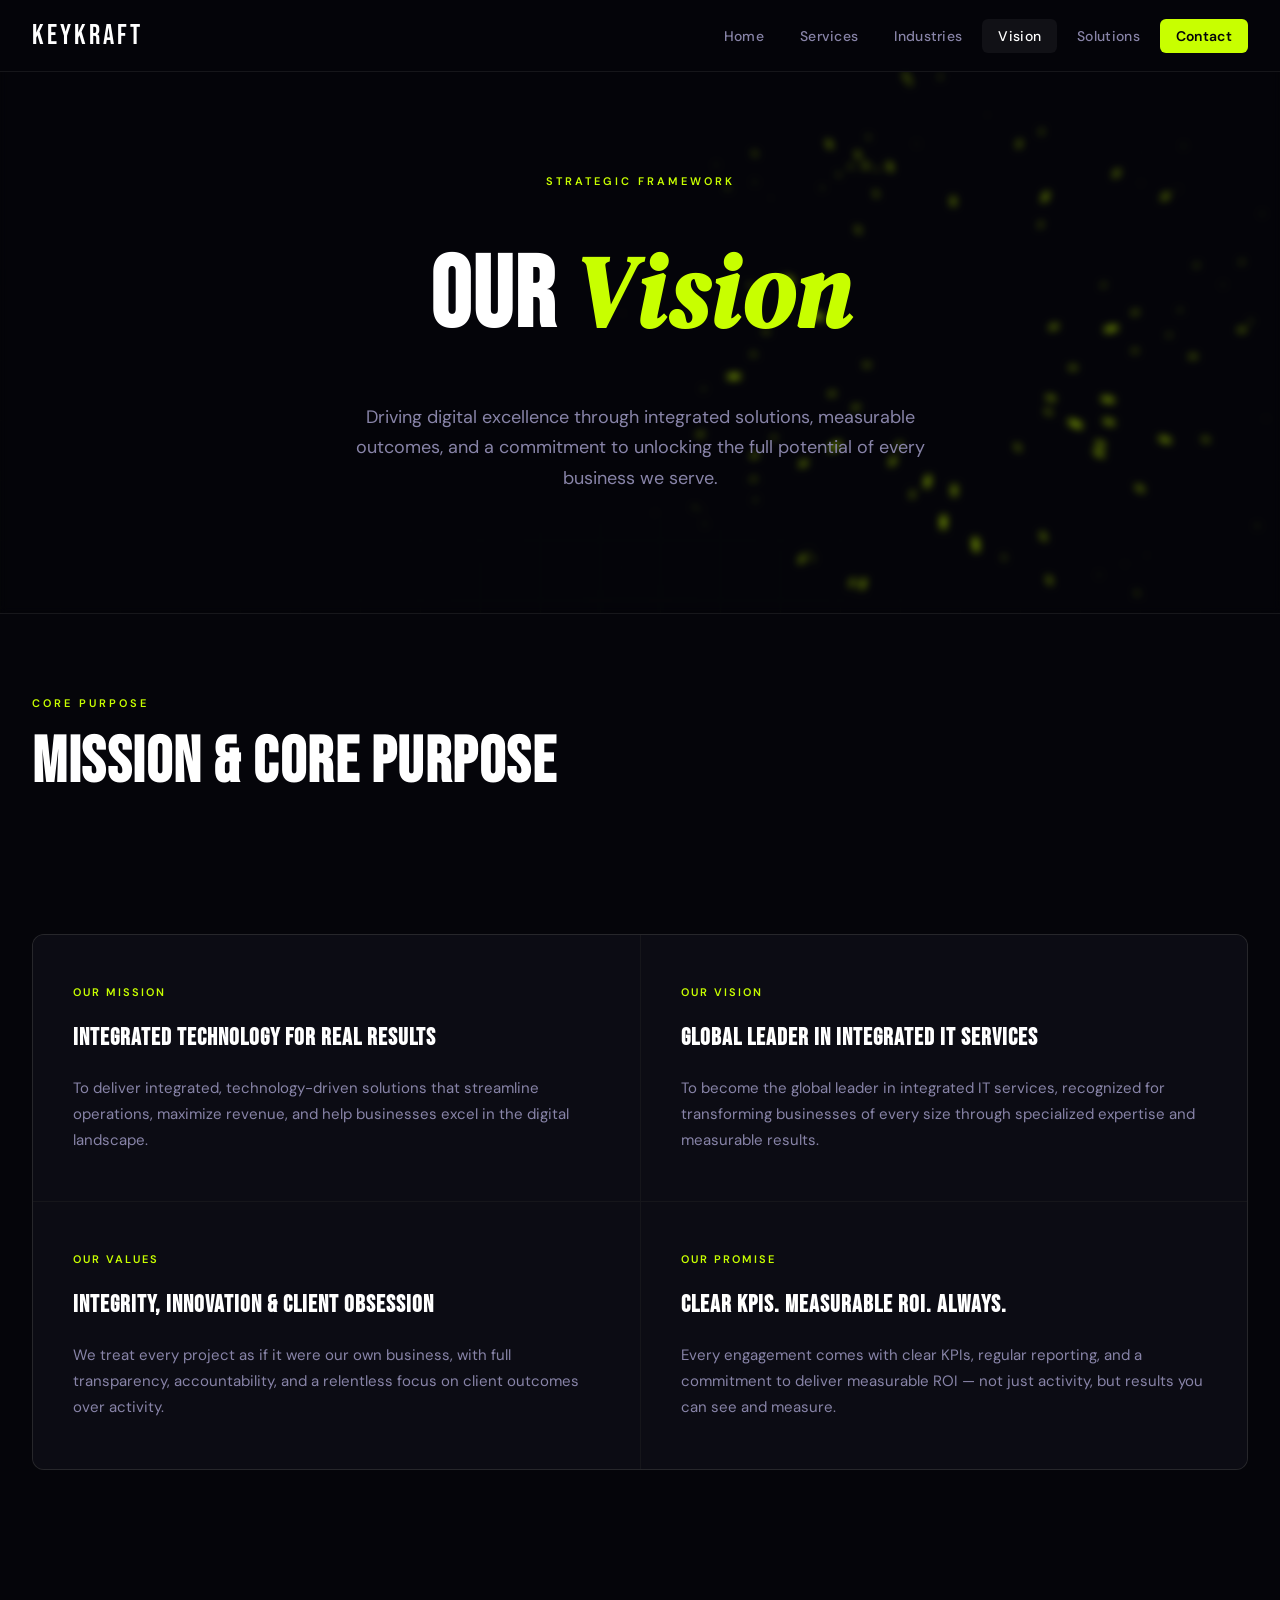
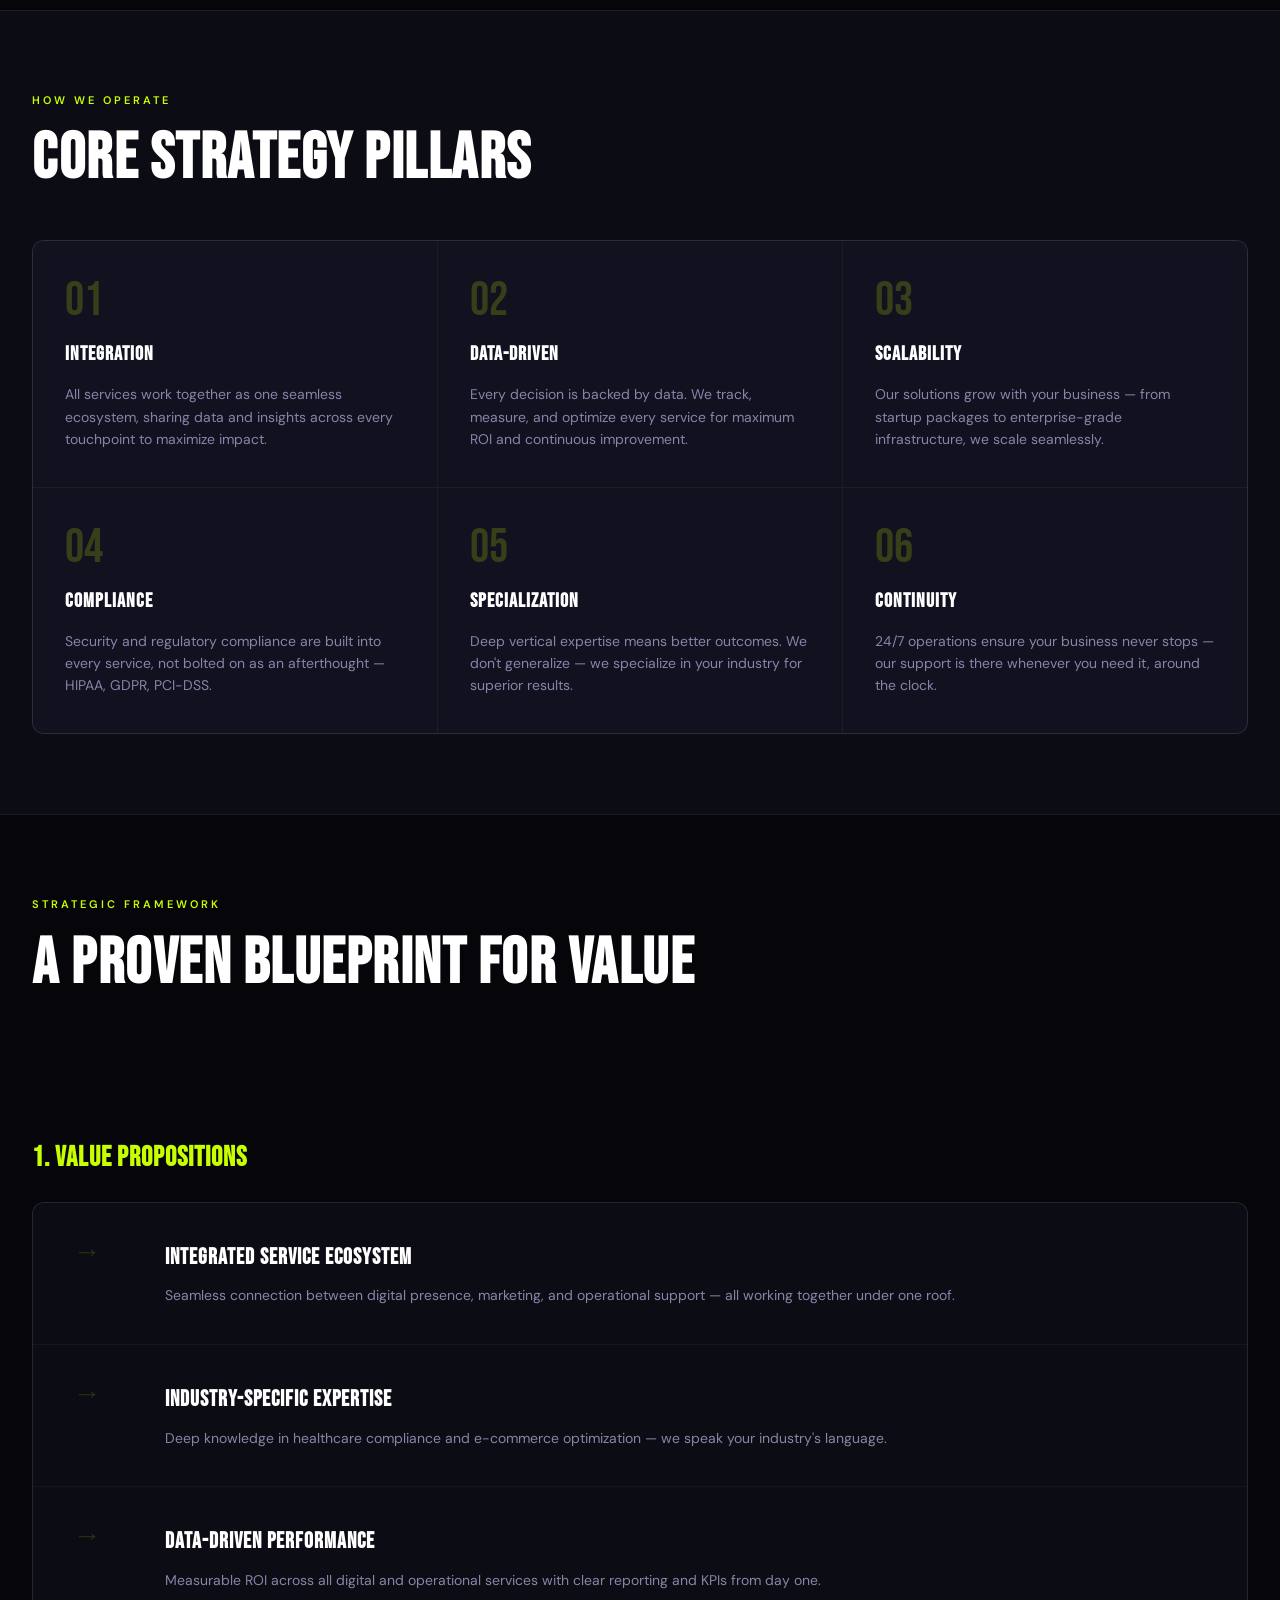
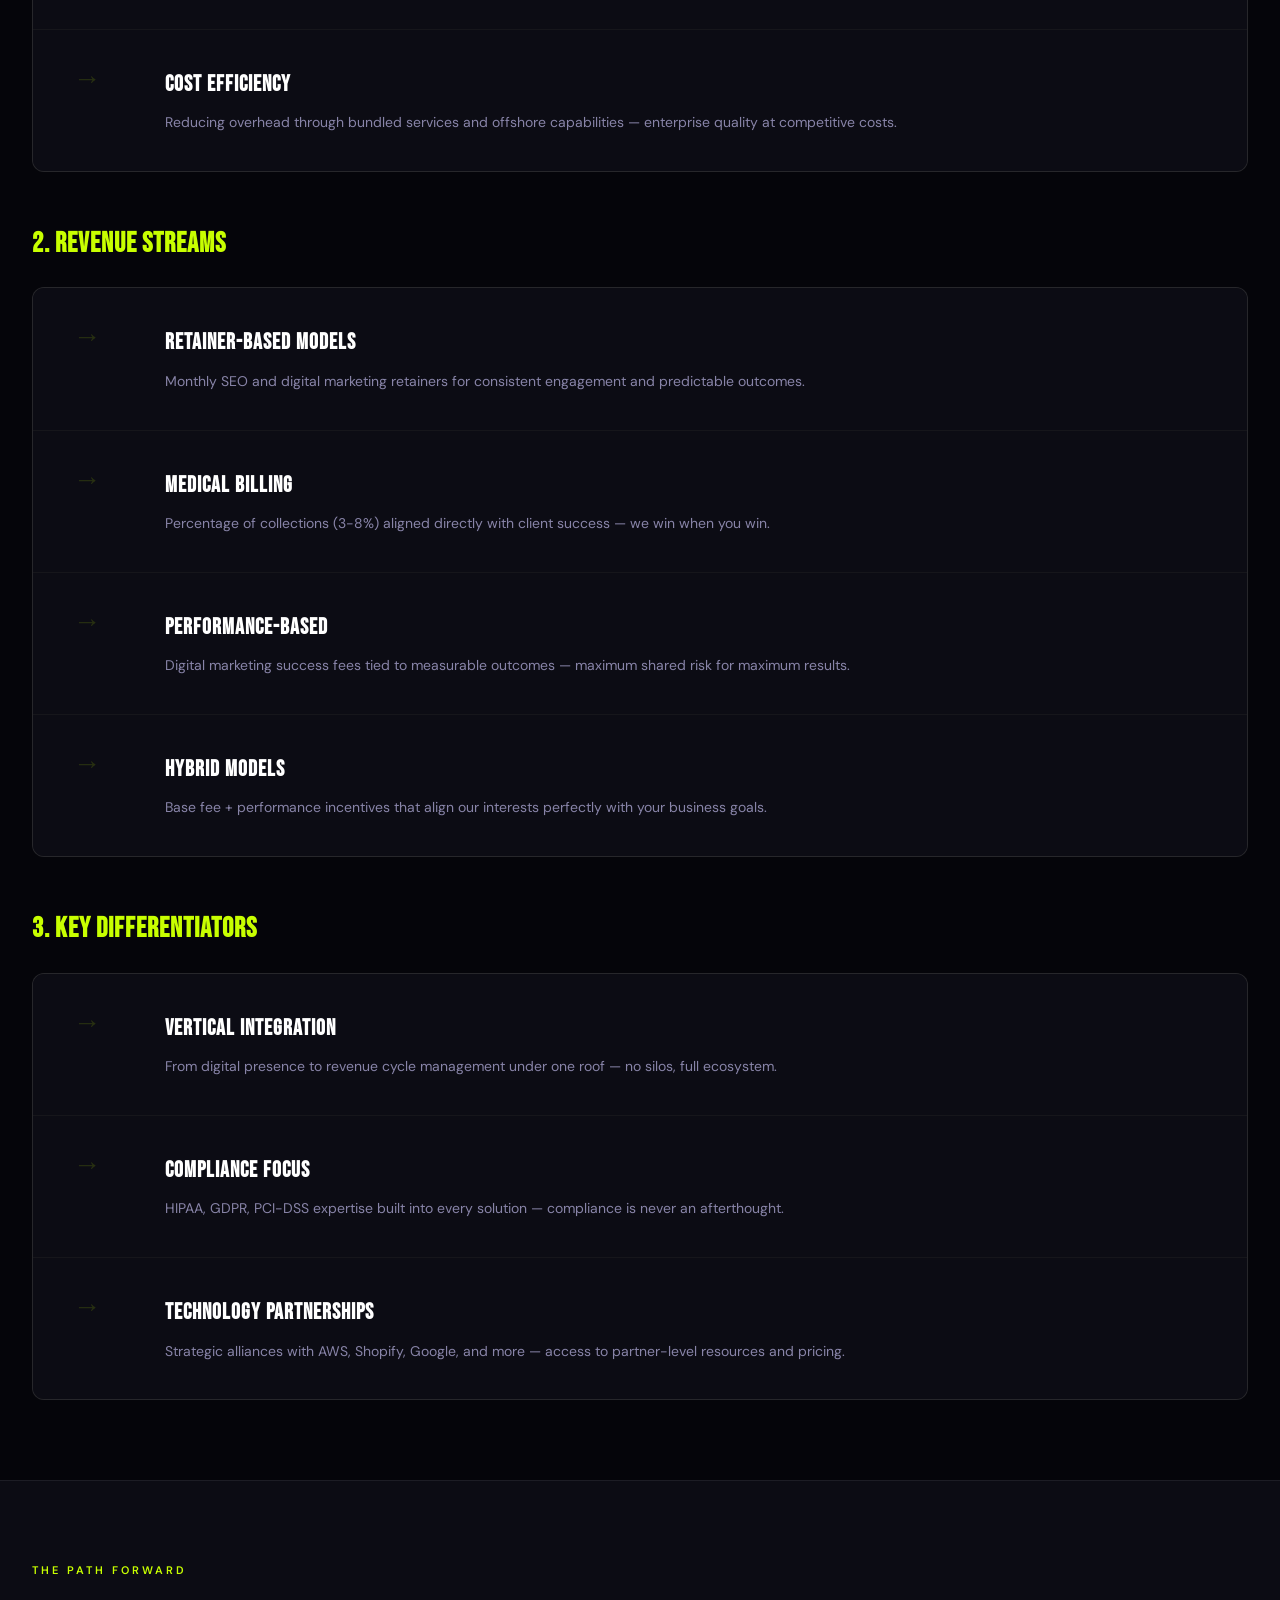
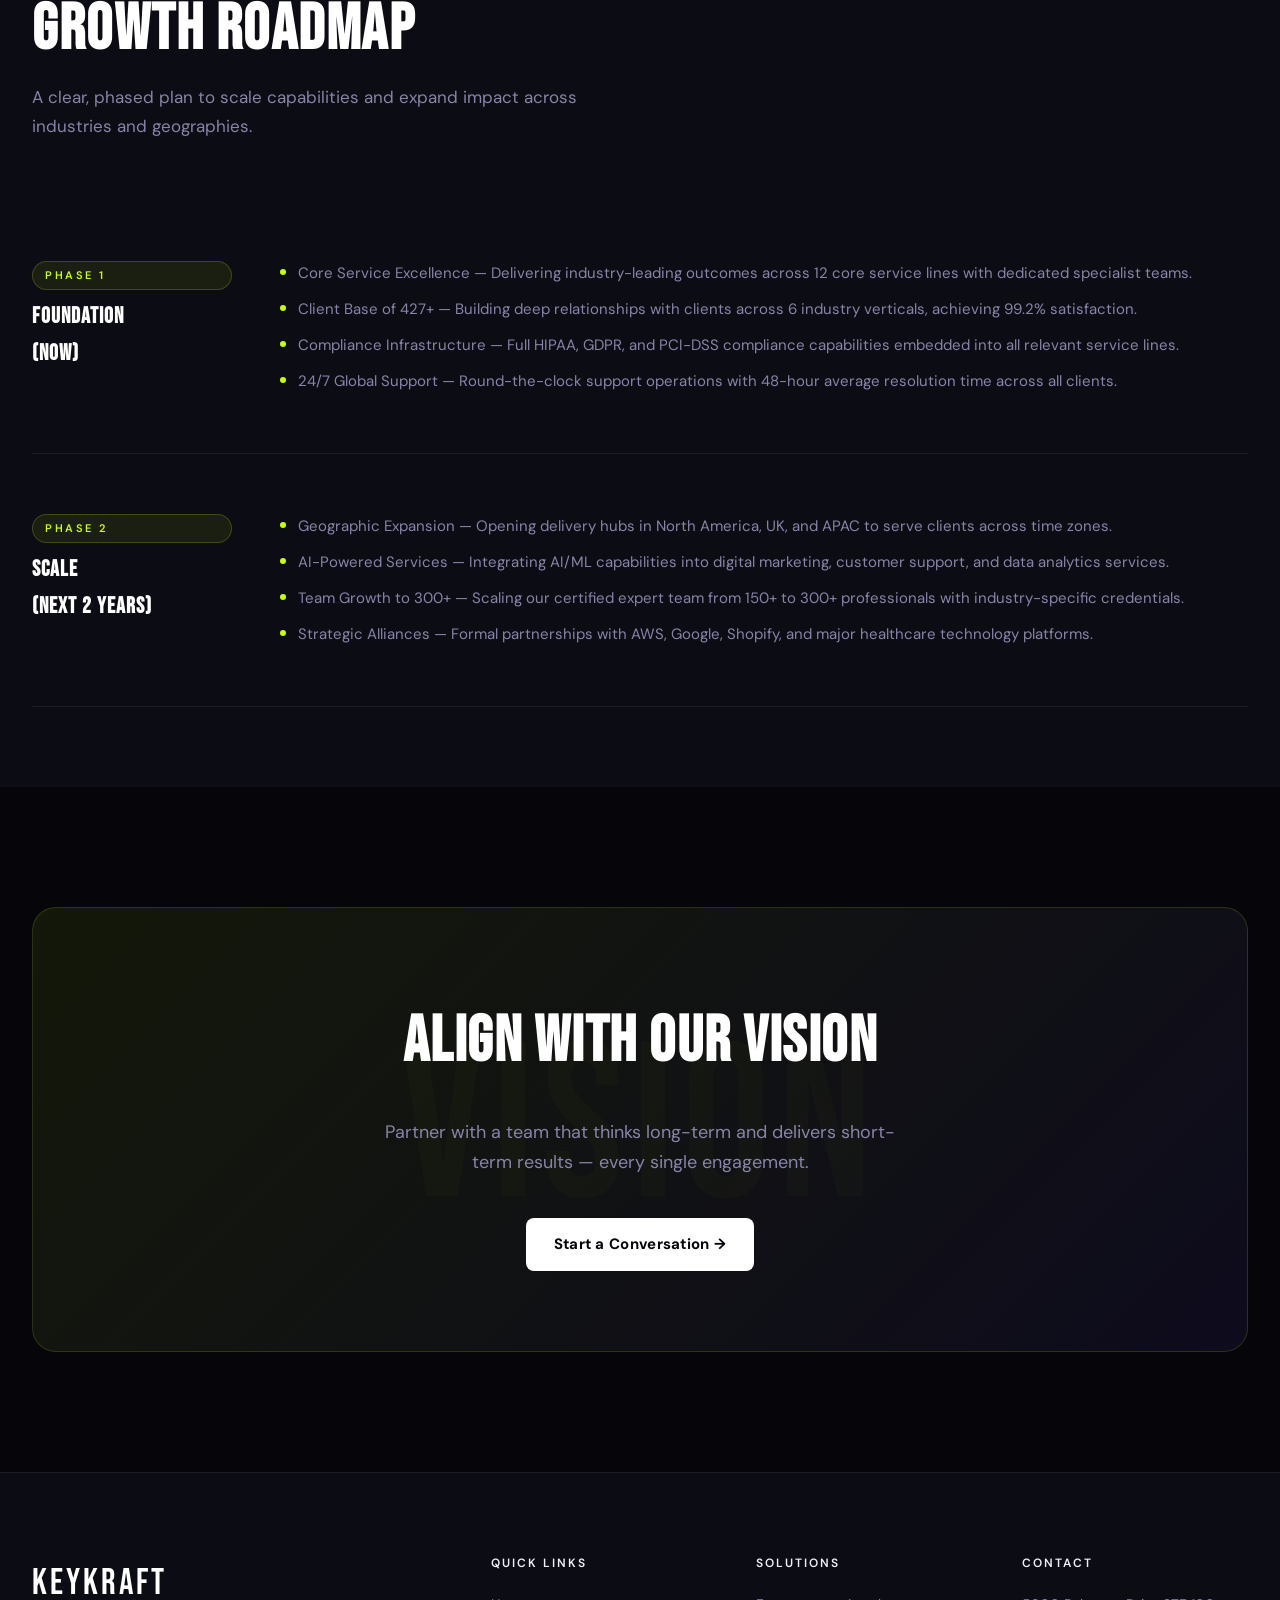
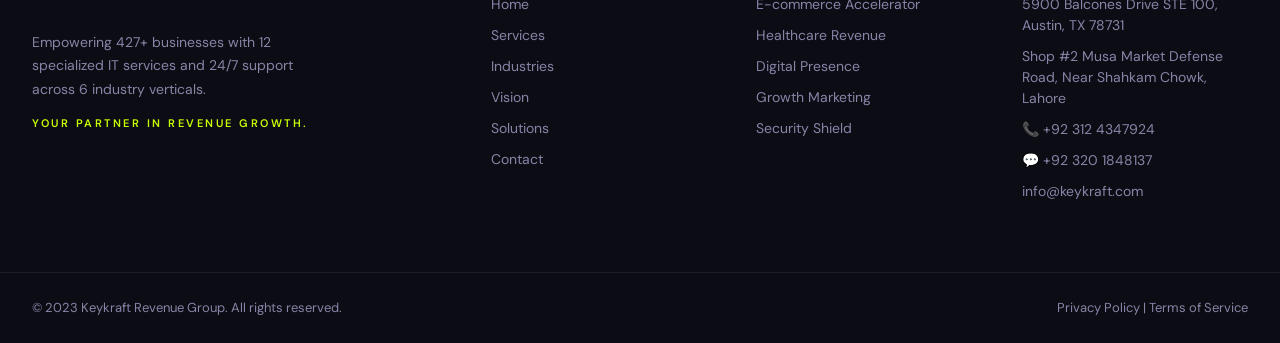
<file: vision.html>
<!DOCTYPE html>
<html lang="en">
<head>
<meta charset="UTF-8">
<meta name="viewport" content="width=device-width, initial-scale=1.0">
<title>Vision — Keykraft Revenue Group</title>
<link rel="preconnect" href="https://fonts.googleapis.com">
<link href="https://fonts.googleapis.com/css2?family=Bebas+Neue&family=DM+Sans:wght@300;400;500;600&family=DM+Serif+Display:ital@0;1&display=swap" rel="stylesheet">
<link rel="stylesheet" href="style.css">
</head>
<body>

<nav id="navbar">
  <div class="nav-inner">
    <a href="index.html" class="logo">KEYKRAFT</a>
    <ul class="nav-links">
      <li><a href="index.html">Home</a></li>
      <li><a href="services.html">Services</a></li>
      <li><a href="industries.html">Industries</a></li>
      <li><a href="vision.html" class="active">Vision</a></li>
      <li><a href="solutions.html">Solutions</a></li>
      <li><a href="contact.html" class="nav-cta">Contact</a></li>
    </ul>
    <button class="burger" id="burger"><span></span><span></span><span></span></button>
  </div>
  <div class="mobile-menu" id="mobileMenu">
    <a href="index.html">Home</a><a href="services.html">Services</a><a href="industries.html">Industries</a>
    <a href="vision.html">Vision</a><a href="solutions.html">Solutions</a><a href="contact.html">Contact</a>
  </div>
</nav>

<section class="page-hero" style="position:relative;">
<div id="antigravity-canvas" style="position:absolute;inset:0;z-index:0;pointer-events:none;"></div>
<div style="position:absolute;inset:0;z-index:1;pointer-events:none;backdrop-filter:blur(4px);-webkit-backdrop-filter:blur(4px);background:rgba(5,5,10,0.15);"></div>
  <div class="page-hero-bg" style="z-index:0;"></div>
  <div class="section-label reveal" style="position:relative;z-index:3;">Strategic Framework</div>
  <h1 class="reveal">Our <em style="font-family:'DM Serif Display',serif;font-style:italic;color:var(--accent)">Vision</em></h1>
  <p class="reveal">Driving digital excellence through integrated solutions, measurable outcomes, and a commitment to unlocking the full potential of every business we serve.</p>
</section>

<!-- MISSION & CORE PURPOSE -->
<section style="padding:80px 0;border-top:1px solid var(--border)">
  <div class="container">
    <div class="section-label reveal" style="position:relative;z-index:3;">Core Purpose</div>
    <h2 class="section-title reveal">Mission & Core Purpose</h2>
    <p class="section-sub reveal">Everything we do is guided by a single mission: empower businesses to thrive in the digital age through technology that works for them.</p>

    <div class="vision-grid">
      <div class="vision-card reveal">
        <div class="vision-card-label">Our Mission</div>
        <h3>Integrated Technology for Real Results</h3>
        <p>To deliver integrated, technology-driven solutions that streamline operations, maximize revenue, and help businesses excel in the digital landscape.</p>
      </div>
      <div class="vision-card reveal">
        <div class="vision-card-label">Our Vision</div>
        <h3>Global Leader in Integrated IT Services</h3>
        <p>To become the global leader in integrated IT services, recognized for transforming businesses of every size through specialized expertise and measurable results.</p>
      </div>
      <div class="vision-card reveal">
        <div class="vision-card-label">Our Values</div>
        <h3>Integrity, Innovation & Client Obsession</h3>
        <p>We treat every project as if it were our own business, with full transparency, accountability, and a relentless focus on client outcomes over activity.</p>
      </div>
      <div class="vision-card reveal">
        <div class="vision-card-label">Our Promise</div>
        <h3>Clear KPIs. Measurable ROI. Always.</h3>
        <p>Every engagement comes with clear KPIs, regular reporting, and a commitment to deliver measurable ROI — not just activity, but results you can see and measure.</p>
      </div>
    </div>
  </div>
</section>

<!-- STRATEGY PILLARS -->
<section style="padding:80px 0;background:var(--surface);border-top:1px solid var(--border);border-bottom:1px solid var(--border)">
  <div class="container">
    <div class="section-label reveal" style="position:relative;z-index:3;">How We Operate</div>
    <h2 class="section-title reveal">Core Strategy Pillars</h2>

    <div class="pillars-grid" style="margin-top:48px">
      <div class="pillar-card reveal">
        <div class="pillar-num">01</div>
        <h4>Integration</h4>
        <p>All services work together as one seamless ecosystem, sharing data and insights across every touchpoint to maximize impact.</p>
      </div>
      <div class="pillar-card reveal">
        <div class="pillar-num">02</div>
        <h4>Data-Driven</h4>
        <p>Every decision is backed by data. We track, measure, and optimize every service for maximum ROI and continuous improvement.</p>
      </div>
      <div class="pillar-card reveal">
        <div class="pillar-num">03</div>
        <h4>Scalability</h4>
        <p>Our solutions grow with your business — from startup packages to enterprise-grade infrastructure, we scale seamlessly.</p>
      </div>
      <div class="pillar-card reveal">
        <div class="pillar-num">04</div>
        <h4>Compliance</h4>
        <p>Security and regulatory compliance are built into every service, not bolted on as an afterthought — HIPAA, GDPR, PCI-DSS.</p>
      </div>
      <div class="pillar-card reveal">
        <div class="pillar-num">05</div>
        <h4>Specialization</h4>
        <p>Deep vertical expertise means better outcomes. We don't generalize — we specialize in your industry for superior results.</p>
      </div>
      <div class="pillar-card reveal">
        <div class="pillar-num">06</div>
        <h4>Continuity</h4>
        <p>24/7 operations ensure your business never stops — our support is there whenever you need it, around the clock.</p>
      </div>
    </div>
  </div>
</section>

<!-- STRATEGIC FRAMEWORK -->
<section style="padding:80px 0">
  <div class="container">
    <div class="section-label reveal" style="position:relative;z-index:3;">Strategic Framework</div>
    <h2 class="section-title reveal">A Proven Blueprint for Value</h2>
    <p class="section-sub reveal">A proven blueprint that drives value across every client engagement — from onboarding to long-term partnership.</p>

    <div style="display:flex;flex-direction:column;gap:48px;margin-top:48px">

      <div class="reveal">
        <h3 style="font-family:var(--font-display);font-size:28px;letter-spacing:1px;color:var(--accent);margin-bottom:20px">1. Value Propositions</h3>
        <div style="display:flex;flex-direction:column;gap:1px;background:var(--border);border:1px solid var(--border);border-radius:var(--radius);overflow:hidden">
          <div class="process-step"><div class="step-num" style="font-size:28px">→</div><div class="step-content"><h4>Integrated Service Ecosystem</h4><p>Seamless connection between digital presence, marketing, and operational support — all working together under one roof.</p></div></div>
          <div class="process-step"><div class="step-num" style="font-size:28px">→</div><div class="step-content"><h4>Industry-Specific Expertise</h4><p>Deep knowledge in healthcare compliance and e-commerce optimization — we speak your industry's language.</p></div></div>
          <div class="process-step"><div class="step-num" style="font-size:28px">→</div><div class="step-content"><h4>Data-Driven Performance</h4><p>Measurable ROI across all digital and operational services with clear reporting and KPIs from day one.</p></div></div>
          <div class="process-step"><div class="step-num" style="font-size:28px">→</div><div class="step-content"><h4>Cost Efficiency</h4><p>Reducing overhead through bundled services and offshore capabilities — enterprise quality at competitive costs.</p></div></div>
        </div>
      </div>

      <div class="reveal">
        <h3 style="font-family:var(--font-display);font-size:28px;letter-spacing:1px;color:var(--accent);margin-bottom:20px">2. Revenue Streams</h3>
        <div style="display:flex;flex-direction:column;gap:1px;background:var(--border);border:1px solid var(--border);border-radius:var(--radius);overflow:hidden">
          <div class="process-step"><div class="step-num" style="font-size:28px">→</div><div class="step-content"><h4>Retainer-Based Models</h4><p>Monthly SEO and digital marketing retainers for consistent engagement and predictable outcomes.</p></div></div>
          <div class="process-step"><div class="step-num" style="font-size:28px">→</div><div class="step-content"><h4>Medical Billing</h4><p>Percentage of collections (3-8%) aligned directly with client success — we win when you win.</p></div></div>
          <div class="process-step"><div class="step-num" style="font-size:28px">→</div><div class="step-content"><h4>Performance-Based</h4><p>Digital marketing success fees tied to measurable outcomes — maximum shared risk for maximum results.</p></div></div>
          <div class="process-step"><div class="step-num" style="font-size:28px">→</div><div class="step-content"><h4>Hybrid Models</h4><p>Base fee + performance incentives that align our interests perfectly with your business goals.</p></div></div>
        </div>
      </div>

      <div class="reveal">
        <h3 style="font-family:var(--font-display);font-size:28px;letter-spacing:1px;color:var(--accent);margin-bottom:20px">3. Key Differentiators</h3>
        <div style="display:flex;flex-direction:column;gap:1px;background:var(--border);border:1px solid var(--border);border-radius:var(--radius);overflow:hidden">
          <div class="process-step"><div class="step-num" style="font-size:28px">→</div><div class="step-content"><h4>Vertical Integration</h4><p>From digital presence to revenue cycle management under one roof — no silos, full ecosystem.</p></div></div>
          <div class="process-step"><div class="step-num" style="font-size:28px">→</div><div class="step-content"><h4>Compliance Focus</h4><p>HIPAA, GDPR, PCI-DSS expertise built into every solution — compliance is never an afterthought.</p></div></div>
          <div class="process-step"><div class="step-num" style="font-size:28px">→</div><div class="step-content"><h4>Technology Partnerships</h4><p>Strategic alliances with AWS, Shopify, Google, and more — access to partner-level resources and pricing.</p></div></div>
        </div>
      </div>

    </div>
  </div>
</section>

<!-- GROWTH ROADMAP -->
<section class="roadmap" style="background:var(--surface);border-top:1px solid var(--border)">
  <div class="container">
    <div class="section-label reveal" style="position:relative;z-index:3;">The Path Forward</div>
    <h2 class="section-title reveal">Growth Roadmap</h2>
    <p class="section-sub reveal">A clear, phased plan to scale capabilities and expand impact across industries and geographies.</p>

    <div class="roadmap-item reveal">
      <div class="roadmap-phase">
        <div class="phase-tag">Phase 1</div>
        <h3>Foundation<br>(Now)</h3>
      </div>
      <div class="roadmap-body">
        <div class="roadmap-point">Core Service Excellence — Delivering industry-leading outcomes across 12 core service lines with dedicated specialist teams.</div>
        <div class="roadmap-point">Client Base of 427+ — Building deep relationships with clients across 6 industry verticals, achieving 99.2% satisfaction.</div>
        <div class="roadmap-point">Compliance Infrastructure — Full HIPAA, GDPR, and PCI-DSS compliance capabilities embedded into all relevant service lines.</div>
        <div class="roadmap-point">24/7 Global Support — Round-the-clock support operations with 48-hour average resolution time across all clients.</div>
      </div>
    </div>

    <div class="roadmap-item reveal">
      <div class="roadmap-phase">
        <div class="phase-tag">Phase 2</div>
        <h3>Scale<br>(Next 2 Years)</h3>
      </div>
      <div class="roadmap-body">
        <div class="roadmap-point">Geographic Expansion — Opening delivery hubs in North America, UK, and APAC to serve clients across time zones.</div>
        <div class="roadmap-point">AI-Powered Services — Integrating AI/ML capabilities into digital marketing, customer support, and data analytics services.</div>
        <div class="roadmap-point">Team Growth to 300+ — Scaling our certified expert team from 150+ to 300+ professionals with industry-specific credentials.</div>
        <div class="roadmap-point">Strategic Alliances — Formal partnerships with AWS, Google, Shopify, and major healthcare technology platforms.</div>
      </div>
    </div>
  </div>
</section>

<section class="cta-banner">
  <div class="cta-inner">
    <div class="cta-bg-text">VISION</div>
    <div class="container">
      <h2 class="reveal">Align With Our Vision</h2>
      <p class="reveal">Partner with a team that thinks long-term and delivers short-term results — every single engagement.</p>
      <a href="contact.html" class="btn btn-white reveal">Start a Conversation →</a>
    </div>
  </div>
</section>

<footer>
  <div class="footer-inner container">
    <div class="footer-brand">
      <div class="footer-logo">KEYKRAFT</div>
      <p>Empowering 427+ businesses with 12 specialized IT services and 24/7 support across 6 industry verticals.</p>
      <p class="footer-tagline">YOUR PARTNER IN REVENUE GROWTH.</p>
    </div>
    <div class="footer-links">
      <div class="footer-col"><h4>Quick Links</h4><a href="index.html">Home</a><a href="services.html">Services</a><a href="industries.html">Industries</a><a href="vision.html">Vision</a><a href="solutions.html">Solutions</a><a href="contact.html">Contact</a></div>
      <div class="footer-col"><h4>Solutions</h4><a href="solutions.html">E-commerce Accelerator</a><a href="solutions.html">Healthcare Revenue</a><a href="solutions.html">Digital Presence</a><a href="solutions.html">Growth Marketing</a><a href="solutions.html">Security Shield</a></div>
      <div class="footer-col"><h4>Contact</h4><p>5900 Balcones Drive STE 100, Austin, TX 78731</p><p>Shop #2 Musa Market Defense Road, Near Shahkam Chowk, Lahore</p><a href="tel:+923124347924">📞 +92 312 4347924</a><a href="https://wa.me/923201848137" target="_blank">💬 +92 320 1848137</a><a href="https://mail.google.com/mail/u/0/?to=saleemmushtaq147@gmail.com&fs=1&tf=cm">info@keykraft.com</a></div>
    </div>
  </div>
  <div class="footer-bottom container"><p>© 2023 Keykraft Revenue Group. All rights reserved.</p><div><a href="#">Privacy Policy</a> | <a href="#">Terms of Service</a></div></div>
</footer>
<script src="three.min.js"></script>
<script src="antigravity.js"></script>
<script src="main.js"></script>
</body>
</html>
</file>
<file: style.css>
/* ===== RESET & BASE ===== */
*, *::before, *::after { box-sizing: border-box; margin: 0; padding: 0; }

:root {
  --bg: #05050a;
  --surface: #0c0c14;
  --surface2: #111120;
  --border: rgba(255,255,255,0.07);
  --text: #f0eff8;
  --muted: #8884a8;
  --accent: #c8ff00;
  --accent2: #7b5fff;
  --white: #ffffff;
  --font-display: 'Bebas Neue', sans-serif;
  --font-serif: 'DM Serif Display', serif;
  --font-body: 'DM Sans', sans-serif;
  --nav-h: 72px;
  --radius: 12px;
  --transition: 0.4s cubic-bezier(0.22, 1, 0.36, 1);
}

html { scroll-behavior: smooth; }

body {
  background: var(--bg);
  color: var(--text);
  font-family: var(--font-body);
  font-size: 16px;
  line-height: 1.7;
  overflow-x: hidden;
}

a { color: inherit; text-decoration: none; }
ul { list-style: none; }

/* ===== SCROLLBAR ===== */
::-webkit-scrollbar { width: 4px; }
::-webkit-scrollbar-track { background: var(--bg); }
::-webkit-scrollbar-thumb { background: var(--accent2); border-radius: 2px; }

/* ===== NAV ===== */
#navbar {
  position: fixed;
  top: 0; left: 0; right: 0;
  z-index: 1000;
  height: var(--nav-h);
  background: rgba(5,5,10,0.85);
  backdrop-filter: blur(20px);
  border-bottom: 1px solid var(--border);
  transition: var(--transition);
}

#navbar.scrolled {
  background: rgba(5,5,10,0.98);
  box-shadow: 0 8px 32px rgba(0,0,0,0.4);
}

.nav-inner {
  max-width: 1280px;
  margin: 0 auto;
  padding: 0 32px;
  height: 100%;
  display: flex;
  align-items: center;
  gap: 48px;
}

.logo {
  font-family: var(--font-display);
  font-size: 28px;
  letter-spacing: 3px;
  color: var(--white);
  flex-shrink: 0;
  transition: color var(--transition);
}
.logo:hover { color: var(--accent); }

.nav-links {
  display: flex;
  align-items: center;
  gap: 4px;
  margin-left: auto;
}

.nav-links a {
  font-size: 14px;
  font-weight: 500;
  color: var(--muted);
  padding: 8px 16px;
  border-radius: 6px;
  transition: all 0.25s;
  letter-spacing: 0.3px;
}
.nav-links a:hover, .nav-links a.active {
  color: var(--white);
  background: rgba(255,255,255,0.05);
}

.nav-cta {
  background: var(--accent) !important;
  color: #05050a !important;
  font-weight: 600 !important;
  border-radius: 6px !important;
}
.nav-cta:hover { opacity: 0.88; }

.burger {
  display: none;
  flex-direction: column;
  gap: 5px;
  background: none;
  border: none;
  cursor: pointer;
  margin-left: auto;
  padding: 4px;
}
.burger span {
  display: block;
  width: 24px; height: 2px;
  background: var(--white);
  border-radius: 2px;
  transition: var(--transition);
}

.mobile-menu {
  display: none;
  flex-direction: column;
  padding: 16px 32px 24px;
  border-top: 1px solid var(--border);
  background: rgba(5,5,10,0.98);
}
.mobile-menu a {
  padding: 12px 0;
  font-size: 16px;
  color: var(--muted);
  border-bottom: 1px solid var(--border);
  transition: color 0.25s;
}
.mobile-menu a:hover { color: var(--accent); }
.mobile-menu.open { display: flex; }

@media (max-width: 768px) {
  .nav-links { display: none; }
  .burger { display: flex; }
}

/* ===== HERO ===== */
.hero {
  min-height: 100vh;
  display: flex;
  flex-direction: column;
  justify-content: center;
  padding: calc(var(--nav-h) + 80px) 32px 80px;
  position: relative;
  overflow: hidden;
}

.hero-bg {
  position: absolute;
  inset: 0;
  pointer-events: none;
}

.hero-grid {
  position: absolute;
  inset: 0;
  background-image:
    linear-gradient(rgba(200,255,0,0.04) 1px, transparent 1px),
    linear-gradient(90deg, rgba(200,255,0,0.04) 1px, transparent 1px);
  background-size: 60px 60px;
  mask-image: radial-gradient(ellipse 80% 60% at 50% 50%, black, transparent);
}

.hero-glow {
  position: absolute;
  top: 20%;
  left: 50%;
  transform: translateX(-50%);
  width: 900px; height: 600px;
  background: radial-gradient(ellipse, rgba(123,95,255,0.12) 0%, rgba(200,255,0,0.05) 50%, transparent 70%);
  border-radius: 50%;
  filter: blur(40px);
  animation: glow-pulse 6s ease-in-out infinite;
}

@keyframes glow-pulse {
  0%, 100% { opacity: 0.6; transform: translateX(-50%) scale(1); }
  50% { opacity: 1; transform: translateX(-50%) scale(1.08); }
}

.hero-content {
  max-width: 900px;
  margin: 0 auto;
  text-align: center;
  position: relative;
}

.hero-badge {
  display: inline-block;
  font-size: 11px;
  font-weight: 600;
  letter-spacing: 2.5px;
  text-transform: uppercase;
  color: var(--accent);
  border: 1px solid rgba(200,255,0,0.25);
  background: rgba(200,255,0,0.06);
  padding: 6px 18px;
  border-radius: 100px;
  margin-bottom: 32px;
}

.hero-title {
  font-family: var(--font-display);
  font-size: clamp(52px, 8vw, 110px);
  line-height: 0.95;
  letter-spacing: 2px;
  color: var(--white);
  margin-bottom: 28px;
}
.hero-title em {
  font-family: var(--font-serif);
  font-style: italic;
  color: var(--accent);
  font-size: 0.92em;
}

.hero-body {
  font-size: 18px;
  line-height: 1.75;
  color: var(--muted);
  max-width: 580px;
  margin: 0 auto 40px;
}

.hero-actions {
  display: flex;
  gap: 16px;
  justify-content: center;
  flex-wrap: wrap;
}

/* ===== BUTTONS ===== */
.btn {
  display: inline-flex;
  align-items: center;
  gap: 8px;
  padding: 14px 28px;
  border-radius: 8px;
  font-size: 15px;
  font-weight: 600;
  letter-spacing: 0.3px;
  cursor: pointer;
  border: none;
  transition: all 0.25s;
}
.btn-primary {
  background: var(--accent);
  color: #05050a;
}
.btn-primary:hover { opacity: 0.88; transform: translateY(-1px); }

.btn-ghost {
  background: transparent;
  color: var(--white);
  border: 1.5px solid rgba(255,255,255,0.2);
}
.btn-ghost:hover {
  border-color: rgba(255,255,255,0.5);
  background: rgba(255,255,255,0.05);
}

.btn-white {
  background: var(--white);
  color: var(--bg);
  font-weight: 700;
}
.btn-white:hover { opacity: 0.9; transform: translateY(-2px); }

/* ===== HERO STATS ===== */
.hero-stats {
  display: flex;
  gap: 0;
  border-top: 1px solid var(--border);
  margin-top: 80px;
  position: relative;
}

.stat-item {
  flex: 1;
  padding: 32px 24px;
  display: flex;
  flex-direction: column;
  gap: 6px;
  border-right: 1px solid var(--border);
  text-align: center;
}
.stat-item:last-child { border-right: none; }

.stat-num {
  font-family: var(--font-display);
  font-size: 52px;
  color: var(--accent);
  letter-spacing: 1px;
  line-height: 1;
}

.stat-label {
  font-size: 12px;
  font-weight: 500;
  letter-spacing: 1px;
  text-transform: uppercase;
  color: var(--muted);
}

.scroll-line {
  position: absolute;
  bottom: 20px;
  left: 50%;
  transform: translateX(-50%);
  width: 1px;
  height: 60px;
  background: linear-gradient(to bottom, var(--accent), transparent);
  animation: scroll-fade 2s ease-in-out infinite;
}
@keyframes scroll-fade {
  0%, 100% { opacity: 0; transform: translateX(-50%) translateY(-10px); }
  50% { opacity: 1; transform: translateX(-50%) translateY(0); }
}

/* ===== CONTAINER ===== */
.container {
  max-width: 1280px;
  margin: 0 auto;
  padding: 0 32px;
}

/* ===== SECTION LABELS ===== */
.section-label {
  font-size: 11px;
  font-weight: 600;
  letter-spacing: 3px;
  text-transform: uppercase;
  color: var(--accent);
  margin-bottom: 16px;
}

.section-title {
  font-family: var(--font-display);
  font-size: clamp(36px, 5vw, 64px);
  letter-spacing: 1.5px;
  line-height: 1.05;
  color: var(--white);
  margin-bottom: 20px;
}

.section-sub {
  font-size: 17px;
  color: var(--muted);
  max-width: 600px;
  line-height: 1.7;
  margin-bottom: 60px;
}

/* ===== IMPACT ===== */
.impact {
  padding: 120px 0;
  background: var(--surface);
  border-top: 1px solid var(--border);
  border-bottom: 1px solid var(--border);
}

.impact-grid {
  display: grid;
  grid-template-columns: repeat(4, 1fr);
  gap: 1px;
  background: var(--border);
  border: 1px solid var(--border);
  border-radius: var(--radius);
  overflow: hidden;
  margin-top: 60px;
}

.impact-card {
  background: var(--surface2);
  padding: 40px 32px;
  display: flex;
  flex-direction: column;
  gap: 12px;
  transition: background var(--transition);
}
.impact-card:hover { background: rgba(200,255,0,0.04); }

.impact-num {
  font-family: var(--font-display);
  font-size: 48px;
  color: var(--accent);
  letter-spacing: 1px;
  line-height: 1;
}

.impact-desc {
  font-size: 14px;
  color: var(--muted);
  line-height: 1.6;
}
.impact-desc strong {
  display: block;
  color: var(--text);
  margin-bottom: 4px;
  font-size: 15px;
}

/* ===== SERVICES HOME ===== */
.services-home {
  padding: 120px 0;
}

.services-grid {
  display: grid;
  grid-template-columns: repeat(3, 1fr);
  gap: 1px;
  background: var(--border);
  border: 1px solid var(--border);
  border-radius: var(--radius);
  overflow: hidden;
}

.service-card {
  background: var(--surface);
  padding: 40px 36px;
  display: flex;
  flex-direction: column;
  gap: 14px;
  transition: all var(--transition);
  position: relative;
  animation-delay: calc(var(--i) * 0.1s);
}

.service-card::after {
  content: '';
  position: absolute;
  bottom: 0; left: 0; right: 0;
  height: 2px;
  background: var(--accent);
  transform: scaleX(0);
  transition: transform var(--transition);
}
.service-card:hover::after { transform: scaleX(1); }
.service-card:hover { background: var(--surface2); }

.service-icon {
  font-size: 28px;
  line-height: 1;
}

.service-card h3 {
  font-family: var(--font-display);
  font-size: 22px;
  letter-spacing: 1px;
  color: var(--white);
}

.service-card p {
  font-size: 14px;
  color: var(--muted);
  line-height: 1.7;
  flex: 1;
}

.card-link {
  font-size: 13px;
  font-weight: 600;
  color: var(--accent);
  letter-spacing: 0.5px;
  transition: gap 0.2s;
  display: inline-flex;
  align-items: center;
  gap: 6px;
}
.card-link:hover { gap: 10px; }

/* ===== CTA BANNER ===== */
.cta-banner {
  padding: 120px 0;
  position: relative;
  overflow: hidden;
}

.cta-inner {
  background: linear-gradient(135deg, rgba(200,255,0,0.08), rgba(123,95,255,0.08));
  border: 1px solid rgba(200,255,0,0.15);
  border-radius: 24px;
  margin: 0 32px;
  padding: 80px 60px;
  text-align: center;
  position: relative;
  overflow: hidden;
}

.cta-bg-text {
  position: absolute;
  top: 50%;
  left: 50%;
  transform: translate(-50%, -50%);
  font-family: var(--font-display);
  font-size: 220px;
  letter-spacing: 8px;
  color: rgba(200,255,0,0.025);
  white-space: nowrap;
  pointer-events: none;
  line-height: 1;
}

.cta-inner h2 {
  font-family: var(--font-display);
  font-size: clamp(36px, 5vw, 64px);
  letter-spacing: 1.5px;
  color: var(--white);
  margin-bottom: 20px;
  position: relative;
}

.cta-inner p {
  font-size: 18px;
  color: var(--muted);
  margin-bottom: 40px;
  max-width: 520px;
  margin-left: auto;
  margin-right: auto;
  position: relative;
}

/* ===== FOOTER ===== */
footer {
  background: var(--surface);
  border-top: 1px solid var(--border);
  padding: 80px 0 0;
}

.footer-inner {
  display: grid;
  grid-template-columns: 1fr 2fr;
  gap: 80px;
  padding-bottom: 60px;
  border-bottom: 1px solid var(--border);
}

.footer-logo {
  font-family: var(--font-display);
  font-size: 36px;
  letter-spacing: 3px;
  color: var(--white);
  margin-bottom: 16px;
}

.footer-brand p {
  font-size: 14px;
  color: var(--muted);
  line-height: 1.7;
  max-width: 300px;
  margin-bottom: 12px;
}

.footer-tagline {
  font-size: 11px !important;
  letter-spacing: 2.5px;
  text-transform: uppercase;
  color: var(--accent) !important;
  font-weight: 600;
}

.footer-links {
  display: grid;
  grid-template-columns: repeat(3, 1fr);
  gap: 40px;
}

.footer-col h4 {
  font-size: 12px;
  font-weight: 600;
  letter-spacing: 2px;
  text-transform: uppercase;
  color: var(--text);
  margin-bottom: 20px;
}

.footer-col a, .footer-col p {
  display: block;
  font-size: 14px;
  color: var(--muted);
  margin-bottom: 10px;
  transition: color 0.2s;
  line-height: 1.5;
}
.footer-col a:hover { color: var(--accent); }

.footer-bottom {
  display: flex;
  justify-content: space-between;
  align-items: center;
  padding: 24px 32px;
  font-size: 13px;
  color: var(--muted);
  flex-wrap: wrap;
  gap: 12px;
}

.footer-bottom a {
  color: var(--muted);
  transition: color 0.2s;
}
.footer-bottom a:hover { color: var(--accent); }

/* ===== PAGE HERO (sub-pages) ===== */
.page-hero {
  padding: calc(var(--nav-h) + 100px) 32px 80px;
  text-align: center;
  position: relative;
  overflow: hidden;
}

.page-hero-bg {
  position: absolute;
  inset: 0;
  background-image:
    linear-gradient(rgba(200,255,0,0.03) 1px, transparent 1px),
    linear-gradient(90deg, rgba(200,255,0,0.03) 1px, transparent 1px);
  background-size: 60px 60px;
  mask-image: radial-gradient(ellipse 80% 80% at 50% 100%, black, transparent);
}

.page-hero h1 {
  font-family: var(--font-display);
  font-size: clamp(56px, 8vw, 100px);
  letter-spacing: 2px;
  color: var(--white);
  margin-bottom: 20px;
}

.page-hero p {
  font-size: 18px;
  color: var(--muted);
  max-width: 600px;
  margin: 0 auto 40px;
}

/* ===== SERVICES PAGE ===== */
.services-section {
  padding: 80px 0;
  border-top: 1px solid var(--border);
}

.services-section .section-title { margin-bottom: 8px; }
.services-section .section-sub { margin-bottom: 48px; }

.service-detail-grid {
  display: grid;
  grid-template-columns: 280px 1fr;
  gap: 1px;
  background: var(--border);
  border: 1px solid var(--border);
  border-radius: var(--radius);
  overflow: hidden;
}

.service-detail-sidebar {
  background: var(--surface);
  padding: 40px 32px;
}

.service-detail-sidebar h3 {
  font-family: var(--font-display);
  font-size: 22px;
  letter-spacing: 1px;
  color: var(--white);
  margin-bottom: 24px;
  padding-bottom: 16px;
  border-bottom: 1px solid var(--border);
}

.service-sub-list {
  display: flex;
  flex-direction: column;
  gap: 2px;
}

.service-sub-item {
  font-size: 14px;
  color: var(--muted);
  padding: 10px 0;
  border-bottom: 1px solid rgba(255,255,255,0.04);
  display: flex;
  align-items: center;
  gap: 8px;
}

.service-sub-item::before {
  content: '—';
  color: var(--accent);
  font-size: 12px;
}

.service-detail-body {
  background: var(--surface2);
  padding: 40px 48px;
  display: flex;
  flex-direction: column;
  gap: 16px;
}

.service-detail-body p { font-size: 15px; color: var(--muted); }

/* ===== INDUSTRIES PAGE ===== */
.industry-grid {
  display: grid;
  grid-template-columns: repeat(2, 1fr);
  gap: 1px;
  background: var(--border);
  border: 1px solid var(--border);
  border-radius: var(--radius);
  overflow: hidden;
  margin-top: 60px;
}

.industry-card {
  background: var(--surface);
  padding: 48px 40px;
  display: flex;
  flex-direction: column;
  gap: 16px;
  transition: background var(--transition);
  position: relative;
}
.industry-card:hover { background: var(--surface2); }

.industry-stat {
  font-size: 11px;
  font-weight: 600;
  letter-spacing: 2px;
  text-transform: uppercase;
  color: var(--accent);
  margin-bottom: 4px;
}

.industry-card h3 {
  font-family: var(--font-display);
  font-size: 28px;
  letter-spacing: 1px;
  color: var(--white);
}

.industry-card > p {
  font-size: 14px;
  color: var(--muted);
  line-height: 1.6;
}

.industry-features {
  display: flex;
  flex-direction: column;
  gap: 8px;
  margin-top: 8px;
}

.industry-feature {
  font-size: 13px;
  color: var(--muted);
  padding: 6px 0;
  border-bottom: 1px solid rgba(255,255,255,0.04);
  display: flex;
  align-items: center;
  gap: 8px;
}
.industry-feature::before { content: '→'; color: var(--accent); font-size: 12px; }

/* ===== VISION PAGE ===== */
.vision-grid {
  display: grid;
  grid-template-columns: repeat(2, 1fr);
  gap: 1px;
  background: var(--border);
  border: 1px solid var(--border);
  border-radius: var(--radius);
  overflow: hidden;
  margin: 60px 0;
}

.vision-card {
  background: var(--surface);
  padding: 48px 40px;
  display: flex;
  flex-direction: column;
  gap: 16px;
}

.vision-card-label {
  font-size: 11px;
  font-weight: 600;
  letter-spacing: 2px;
  text-transform: uppercase;
  color: var(--accent);
}

.vision-card h3 {
  font-family: var(--font-display);
  font-size: 24px;
  letter-spacing: 1px;
  color: var(--white);
}

.vision-card p {
  font-size: 15px;
  color: var(--muted);
  line-height: 1.75;
}

.pillars-grid {
  display: grid;
  grid-template-columns: repeat(3, 1fr);
  gap: 1px;
  background: var(--border);
  border: 1px solid var(--border);
  border-radius: var(--radius);
  overflow: hidden;
  margin-top: 48px;
}

.pillar-card {
  background: var(--surface2);
  padding: 36px 32px;
  display: flex;
  flex-direction: column;
  gap: 12px;
}

.pillar-num {
  font-family: var(--font-display);
  font-size: 48px;
  color: rgba(200,255,0,0.2);
  line-height: 1;
}

.pillar-card h4 {
  font-family: var(--font-display);
  font-size: 20px;
  letter-spacing: 1px;
  color: var(--white);
}

.pillar-card p {
  font-size: 14px;
  color: var(--muted);
  line-height: 1.6;
}

/* ===== ROADMAP ===== */
.roadmap {
  padding: 80px 0;
}

.roadmap-item {
  display: grid;
  grid-template-columns: 200px 1fr;
  gap: 48px;
  padding: 60px 0;
  border-bottom: 1px solid var(--border);
}
.roadmap-item:first-child { border-top: 1px solid var(--border); }

.roadmap-phase {
  display: flex;
  flex-direction: column;
  gap: 8px;
}

.phase-tag {
  font-size: 11px;
  font-weight: 600;
  letter-spacing: 2.5px;
  text-transform: uppercase;
  color: var(--accent);
  background: rgba(200,255,0,0.08);
  border: 1px solid rgba(200,255,0,0.2);
  padding: 4px 12px;
  border-radius: 100px;
  display: inline-block;
}

.roadmap-phase h3 {
  font-family: var(--font-display);
  font-size: 22px;
  letter-spacing: 1px;
  color: var(--white);
}

.roadmap-body {
  display: flex;
  flex-direction: column;
  gap: 12px;
}

.roadmap-point {
  display: flex;
  align-items: flex-start;
  gap: 12px;
  font-size: 15px;
  color: var(--muted);
  line-height: 1.6;
}

.roadmap-point::before {
  content: '';
  width: 6px; height: 6px;
  border-radius: 50%;
  background: var(--accent);
  flex-shrink: 0;
  margin-top: 8px;
}

/* ===== SOLUTIONS PAGE ===== */
.solutions-grid {
  display: grid;
  grid-template-columns: repeat(2, 1fr);
  gap: 1px;
  background: var(--border);
  border: 1px solid var(--border);
  border-radius: var(--radius);
  overflow: hidden;
  margin-top: 60px;
}

.solution-card {
  background: var(--surface);
  padding: 48px 40px;
  display: flex;
  flex-direction: column;
  gap: 16px;
  transition: background var(--transition);
}
.solution-card:hover { background: var(--surface2); }

.solution-tag {
  font-size: 11px;
  font-weight: 600;
  letter-spacing: 2px;
  text-transform: uppercase;
  color: var(--accent);
}

.solution-card h3 {
  font-family: var(--font-display);
  font-size: 26px;
  letter-spacing: 1px;
  color: var(--white);
}

.solution-card > em {
  font-size: 14px;
  font-style: italic;
  color: var(--muted);
}

.solution-features {
  display: flex;
  flex-direction: column;
  gap: 8px;
  flex: 1;
}

.solution-feature {
  font-size: 13px;
  color: var(--muted);
  display: flex;
  align-items: center;
  gap: 8px;
  padding: 5px 0;
  border-bottom: 1px solid rgba(255,255,255,0.04);
}
.solution-feature::before { content: '✓'; color: var(--accent); font-weight: 700; font-size: 12px; }

.solution-pricing {
  display: flex;
  align-items: center;
  gap: 10px;
  padding-top: 16px;
  border-top: 1px solid var(--border);
}

.pricing-label {
  font-size: 11px;
  font-weight: 600;
  letter-spacing: 1.5px;
  text-transform: uppercase;
  color: var(--muted);
}

.pricing-model {
  font-size: 13px;
  color: var(--accent);
  font-weight: 600;
}

/* ===== DELIVERY PROCESS ===== */
.process {
  padding: 80px 0;
}

.process-steps {
  display: flex;
  flex-direction: column;
  gap: 1px;
  background: var(--border);
  border: 1px solid var(--border);
  border-radius: var(--radius);
  overflow: hidden;
  margin-top: 48px;
}

.process-step {
  background: var(--surface);
  padding: 36px 40px;
  display: grid;
  grid-template-columns: 60px 1fr;
  gap: 32px;
  align-items: start;
  transition: background var(--transition);
}
.process-step:hover { background: var(--surface2); }

.step-num {
  font-family: var(--font-display);
  font-size: 48px;
  color: rgba(200,255,0,0.15);
  line-height: 1;
}

.step-content h4 {
  font-family: var(--font-display);
  font-size: 22px;
  letter-spacing: 1px;
  color: var(--white);
  margin-bottom: 8px;
}

.step-content p {
  font-size: 14px;
  color: var(--muted);
  line-height: 1.7;
}

/* ===== CONTACT PAGE ===== */
.contact-section {
  padding: 100px 0;
}

.contact-layout {
  display: grid;
  grid-template-columns: 1fr 1.4fr;
  gap: 80px;
  align-items: start;
}

.contact-info h2 {
  font-family: var(--font-display);
  font-size: 52px;
  letter-spacing: 1.5px;
  color: var(--white);
  margin-bottom: 20px;
}

.contact-info p {
  font-size: 16px;
  color: var(--muted);
  line-height: 1.75;
  margin-bottom: 48px;
}

.contact-details {
  display: flex;
  flex-direction: column;
  gap: 24px;
}

.contact-detail-item {
  display: flex;
  flex-direction: column;
  gap: 4px;
  padding: 20px 0;
  border-bottom: 1px solid var(--border);
}

.contact-detail-item label {
  font-size: 11px;
  font-weight: 600;
  letter-spacing: 2px;
  text-transform: uppercase;
  color: var(--accent);
}

.contact-detail-item a, .contact-detail-item span {
  font-size: 15px;
  color: var(--text);
  transition: color 0.2s;
}
.contact-detail-item a:hover { color: var(--accent); }

/* ===== FORM ===== */
.contact-form {
  background: var(--surface);
  border: 1px solid var(--border);
  border-radius: 16px;
  padding: 48px;
  display: flex;
  flex-direction: column;
  gap: 24px;
}

.form-row {
  display: grid;
  grid-template-columns: 1fr 1fr;
  gap: 16px;
}

.form-group {
  display: flex;
  flex-direction: column;
  gap: 8px;
}

.form-group label {
  font-size: 12px;
  font-weight: 600;
  letter-spacing: 1.5px;
  text-transform: uppercase;
  color: var(--muted);
}

.form-group input,
.form-group select,
.form-group textarea {
  background: var(--bg);
  border: 1.5px solid var(--border);
  border-radius: 8px;
  padding: 12px 16px;
  color: var(--text);
  font-family: var(--font-body);
  font-size: 15px;
  outline: none;
  transition: border-color 0.25s;
  width: 100%;
}

.form-group input:focus,
.form-group select:focus,
.form-group textarea:focus {
  border-color: rgba(200,255,0,0.4);
}

.form-group select option { background: var(--surface); }
.form-group textarea { resize: vertical; min-height: 120px; }

.checkbox-group {
  display: grid;
  grid-template-columns: 1fr 1fr;
  gap: 10px;
}

.checkbox-item {
  display: flex;
  align-items: center;
  gap: 10px;
  font-size: 14px;
  color: var(--muted);
  cursor: pointer;
}

.checkbox-item input[type="checkbox"] {
  width: 16px; height: 16px;
  accent-color: var(--accent);
  cursor: pointer;
}

.form-submit {
  display: flex;
  justify-content: flex-end;
}

/* ===== REVEAL ANIMATIONS ===== */
.reveal {
  opacity: 0;
  transform: translateY(30px);
  transition: opacity 0.7s ease, transform 0.7s ease;
}

.reveal.visible {
  opacity: 1;
  transform: translateY(0);
}

/* ===== RESPONSIVE ===== */
@media (max-width: 1024px) {
  .impact-grid { grid-template-columns: repeat(2, 1fr); }
  .services-grid { grid-template-columns: repeat(2, 1fr); }
  .industry-grid { grid-template-columns: 1fr; }
  .solutions-grid { grid-template-columns: 1fr; }
  .contact-layout { grid-template-columns: 1fr; gap: 48px; }
  .roadmap-item { grid-template-columns: 1fr; gap: 24px; }
  .vision-grid { grid-template-columns: 1fr; }
  .pillars-grid { grid-template-columns: repeat(2, 1fr); }
  .footer-inner { grid-template-columns: 1fr; gap: 48px; }
  .footer-links { grid-template-columns: repeat(2, 1fr); }
}

@media (max-width: 768px) {
  .hero { padding: calc(var(--nav-h) + 60px) 20px 60px; }
  .hero-stats { flex-wrap: wrap; }
  .stat-item { flex: 1 1 50%; border-right: none; border-bottom: 1px solid var(--border); }
  .container { padding: 0 20px; }
  .services-grid { grid-template-columns: 1fr; }
  .impact-grid { grid-template-columns: 1fr; }
  .service-detail-grid { grid-template-columns: 1fr; }
  .pillars-grid { grid-template-columns: 1fr; }
  .form-row { grid-template-columns: 1fr; }
  .checkbox-group { grid-template-columns: 1fr; }
  .contact-form { padding: 28px; }
  .cta-inner { padding: 60px 28px; margin: 0 20px; }
  .cta-bg-text { display: none; }
  .footer-links { grid-template-columns: 1fr; }
}

/* Ensure all page-hero children sit above blur overlay */
.page-hero > *:not(.page-hero-bg) { position: relative; z-index: 3; }
.hero-content, .hero-stats { z-index: 3 !important; }
</file>
